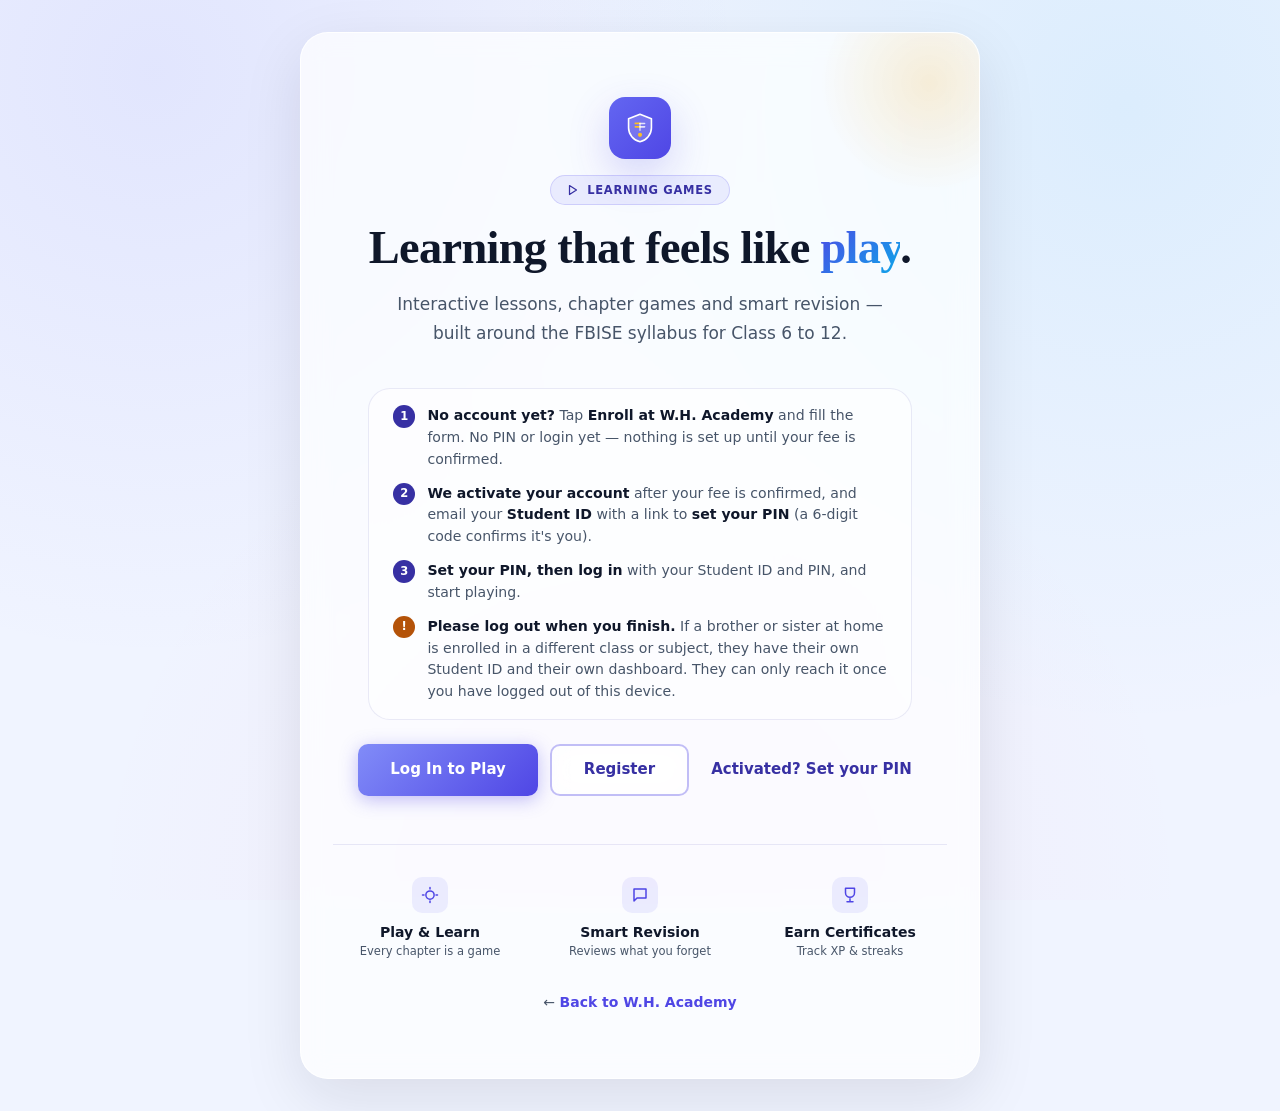
<file: games/index.html>
<!DOCTYPE html>
<html lang="en">
<head>
  <meta charset="UTF-8">
  <meta name="viewport" content="width=device-width, initial-scale=1">
  <title>W.H. Academy — Games</title>
  <meta name="robots" content="noindex">

  <!-- Audit S2: per-page CSP (GitHub Pages can't send HTTP headers). This is a
       redirect stub with an inline bootstrap script + inline <style>, so
       'unsafe-inline' is kept for script/style. The key protection is
       frame-ancestors 'none' — this page can no longer be framed. No external
       resources are loaded, so nothing else is allowed. -->
  <meta http-equiv="Content-Security-Policy" content="default-src 'self'; base-uri 'self'; object-src 'none'; frame-ancestors 'none'; script-src 'self' 'unsafe-inline'; style-src 'self' 'unsafe-inline'; img-src 'self' data:; font-src 'self'">

  <!--
    Why this file exists.

    GitHub Pages serves a directory URL by looking for index.html INSIDE that
    directory. There was never one in games/, so
    .../whacademy-/games and .../whacademy-/games/ returned a 404 — the only
    way in was to type a full filename like welcome.html or admin.html.

    This file makes the bare folder URL work. It sends visitors to welcome.html,
    which is where the student journey already starts.

    The redirect is done three ways on purpose:
      1. <meta refresh> — works even with JavaScript disabled
      2. the script below — fires immediately, so there is no visible flash
      3. the link — the fallback if both are blocked, so nobody is ever stuck
    It uses replace() rather than assigning href so this page does not sit in
    the back-button history and bounce the visitor forward again.
  -->
  <meta http-equiv="refresh" content="0; url=welcome.html">
  <link rel="canonical" href="welcome.html">

  <style>
    body {
      margin: 0;
      min-height: 100vh;
      display: grid;
      place-items: center;
      font-family: system-ui, -apple-system, "Segoe UI", sans-serif;
      background: #eef2ff;
      color: #3730a3;
    }
    a { color: inherit; }
  </style>
</head>
<body>
  <p>Taking you to <a href="welcome.html">W.H. Academy</a>&hellip;</p>
  <script>window.location.replace('welcome.html');</script>
</body>
</html>
</file>
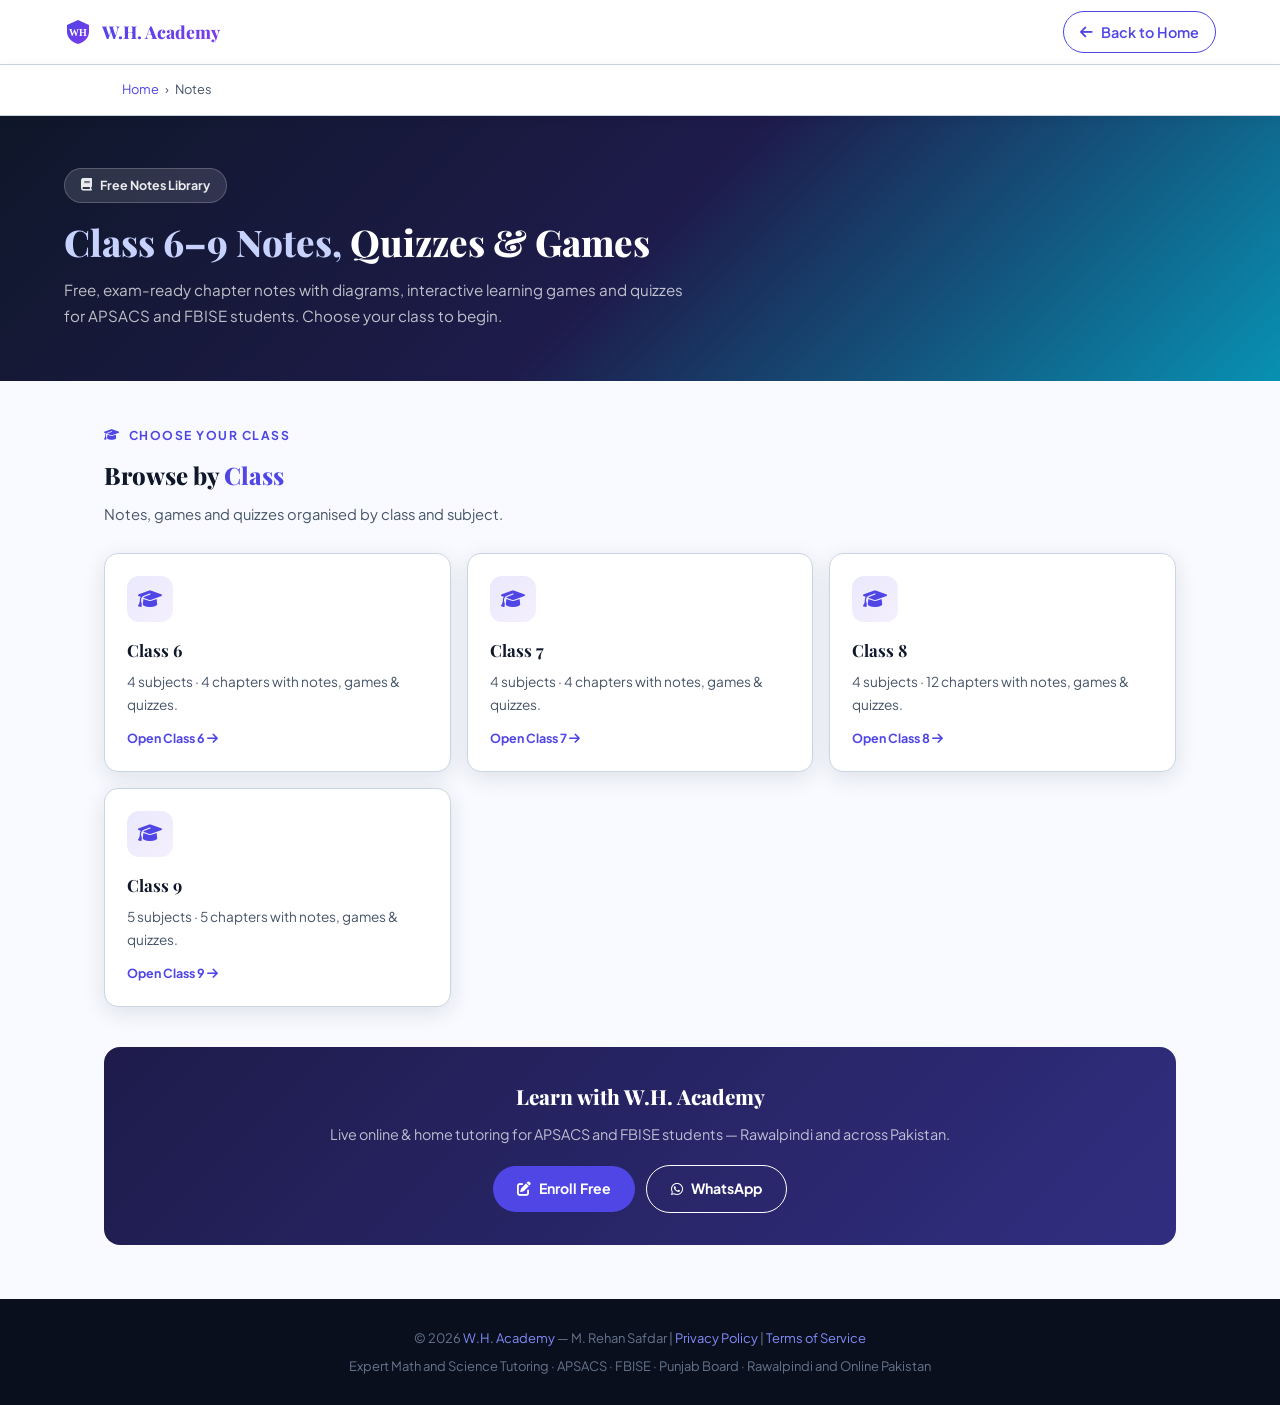
<file: notes/index.html>
<!DOCTYPE html><html lang="en"><head><meta charset="UTF-8">
<meta name="viewport" content="width=device-width,initial-scale=1.0">
<title>Class 6 to 9 Notes, Quizzes &amp; Games — APSACS &amp; FBISE | W.H. Academy</title>
<meta name="description" content="Free chapter notes, quizzes and learning games for Class 6, 7, 8 and 9 — Science, Math, Geography, History and more. APSACS and FBISE aligned. W.H. Academy, Rawalpindi.">
<meta name="robots" content="index,follow,max-image-preview:large">
<meta name="author" content="M. Rehan Safdar — W.H. Academy">
<link rel="canonical" href="https://whacademypk.com/notes/">
<meta property="og:title" content="Class 6 to 9 Notes, Quizzes &amp; Games — APSACS &amp; FBISE | W.H. Academy">
<meta property="og:description" content="Free chapter notes, quizzes and learning games for Class 6, 7, 8 and 9 — Science, Math, Geography, History and more. APSACS and FBISE aligned. W.H. Academy, Rawalpindi.">
<meta property="og:type" content="website">
<meta property="og:url" content="https://whacademypk.com/notes/">
<meta property="og:site_name" content="W.H. Academy">
<link rel="preconnect" href="https://fonts.googleapis.com"><link rel="preconnect" href="https://fonts.gstatic.com" crossorigin>
<link href="https://fonts.googleapis.com/css2?family=Plus+Jakarta+Sans:wght@400;500;600;700;800&family=Playfair+Display:wght@700;800&display=swap" rel="stylesheet">
<link rel="stylesheet" href="https://cdnjs.cloudflare.com/ajax/libs/font-awesome/6.5.0/css/all.min.css" referrerpolicy="no-referrer">
<script type="application/ld+json">{"@context": "https://schema.org", "@type": "BreadcrumbList", "itemListElement": [{"@type": "ListItem", "position": 1, "name": "Home", "item": "https://whacademypk.com/"}, {"@type": "ListItem", "position": 2, "name": "Notes", "item": ""}]}</script>
<style>*{box-sizing:border-box;margin:0;padding:0}
:root{--primary:#4f46e5;--secondary:#7c3aed;--bg:#f8faff;--card:#fff;--border:#cbd5e1;--text-dark:#0f172a;--text-body:#334155;--text-muted:#475569;--font-body:'Plus Jakarta Sans',sans-serif;--font-display:'Playfair Display',serif;--radius:16px;--shadow:0 6px 22px rgba(15,23,42,.11)}
body{font-family:var(--font-body);background:var(--bg);color:var(--text-body);line-height:1.7}
.skip-link{position:absolute;top:-100px;left:0;background:var(--primary);color:#fff;padding:10px 20px;z-index:9999;border-radius:0 0 8px 0;font-weight:700}
.skip-link:focus{top:0}
nav{background:#fff;border-bottom:1px solid var(--border);padding:0 5%;position:sticky;top:0;z-index:100;box-shadow:0 2px 12px rgba(0,0,0,.06)}
.nav-inner{max-width:1200px;margin:0 auto;display:flex;align-items:center;justify-content:space-between;height:64px}
.nav-brand{display:flex;align-items:center;gap:10px;text-decoration:none}
.nav-brand-text{font-family:var(--font-display);font-size:1.1rem;font-weight:800;background:linear-gradient(135deg,var(--primary),var(--secondary));-webkit-background-clip:text;-webkit-text-fill-color:transparent;background-clip:text}
.nav-back{display:flex;align-items:center;gap:8px;text-decoration:none;color:var(--primary);font-weight:600;font-size:.9rem;padding:8px 16px;border:1.5px solid var(--primary);border-radius:50px;transition:all .2s}
.nav-back:hover{background:var(--primary);color:#fff}
.breadcrumb{max-width:1200px;margin:0 auto;padding:14px 5%;font-size:.8rem;color:var(--text-muted);display:flex;align-items:center;gap:6px;flex-wrap:wrap}
.breadcrumb a{color:var(--primary);text-decoration:none}.breadcrumb a:hover{text-decoration:underline}
.hero{padding:52px 5%;position:relative;overflow:hidden}
.hero-inner{max-width:1200px;margin:0 auto;position:relative;z-index:1}
.hero-badge{display:inline-flex;align-items:center;gap:8px;background:rgba(255,255,255,.12);color:rgba(255,255,255,.9);border:1px solid rgba(255,255,255,.2);border-radius:50px;padding:6px 16px;font-size:.78rem;font-weight:700;margin-bottom:16px}
.hero h1{font-family:var(--font-display);font-size:clamp(1.6rem,4vw,2.3rem);font-weight:800;color:#fff;line-height:1.25;margin-bottom:12px}
.hero h1 span{color:#c7d2fe}
.hero-sub{color:rgba(255,255,255,.72);font-size:.95rem;max-width:640px}
main{max-width:1200px;margin:0 auto;padding:44px 5%}
.section-label{display:flex;align-items:center;gap:8px;font-size:.76rem;font-weight:700;text-transform:uppercase;letter-spacing:1.5px;margin-bottom:10px;color:var(--primary)}
.section-title{font-family:var(--font-display);font-size:1.5rem;font-weight:800;color:var(--text-dark);margin-bottom:6px}
.section-title span{color:var(--primary)}
.section-sub{color:var(--text-muted);font-size:.92rem;margin-bottom:26px}
.grid{display:grid;grid-template-columns:repeat(auto-fit,minmax(260px,1fr));gap:16px;margin-bottom:20px}
.card{display:block;background:var(--card);border:1px solid var(--border);border-radius:14px;padding:22px;text-decoration:none;color:inherit;box-shadow:var(--shadow);transition:transform .2s,box-shadow .2s}
.card:hover{transform:translateY(-4px);box-shadow:0 10px 30px rgba(79,70,229,.16)}
.card-ico{width:46px;height:46px;border-radius:12px;background:linear-gradient(135deg,rgba(79,70,229,.12),rgba(124,58,237,.08));display:flex;align-items:center;justify-content:center;color:var(--primary);font-size:1.2rem;margin-bottom:14px}
.card h3{font-size:1.05rem;font-weight:700;color:var(--text-dark);margin-bottom:5px;font-family:var(--font-display)}
.card p{font-size:.85rem;color:var(--text-muted)}
.card .meta{margin-top:12px;font-size:.78rem;font-weight:700;color:var(--primary)}
.chap{display:flex;align-items:center;justify-content:space-between;gap:14px;background:var(--card);border:1px solid var(--border);border-radius:12px;padding:16px 20px;margin-bottom:10px;text-decoration:none;color:inherit;transition:box-shadow .2s,border-color .2s}
.chap:hover{box-shadow:0 6px 18px rgba(79,70,229,.12);border-color:var(--primary)}
.chap-n{width:34px;height:34px;flex-shrink:0;border-radius:9px;background:var(--primary);color:#fff;display:flex;align-items:center;justify-content:center;font-weight:800;font-size:.85rem}
.chap-body{flex:1}
.chap-body h4{font-size:.96rem;font-weight:700;color:var(--text-dark);margin-bottom:3px}
.badges{display:flex;gap:6px;flex-wrap:wrap}
.badge{font-size:.68rem;font-weight:700;padding:3px 9px;border-radius:50px;text-transform:uppercase;letter-spacing:.4px}
.b-notes{background:#eef2ff;color:#4f46e5}.b-game{background:#ecfdf5;color:#059669}.b-quiz{background:#fff7ed;color:#ea580c}
.chap-cta{color:var(--primary);font-weight:700;font-size:.82rem;white-space:nowrap}
.soon-wrap{margin-top:22px;background:linear-gradient(135deg,rgba(79,70,229,.04),rgba(124,58,237,.03));border:1px dashed var(--border);border-radius:14px;padding:20px 24px}
.soon-wrap h3{font-size:.9rem;font-weight:700;color:var(--text-dark);margin-bottom:12px;display:flex;align-items:center;gap:8px}
.soon-list{display:grid;grid-template-columns:repeat(auto-fill,minmax(240px,1fr));gap:6px 22px}
.soon-item{font-size:.84rem;color:var(--text-muted);padding:5px 0;border-bottom:1px solid rgba(226,232,240,.6);display:flex;gap:8px}
.soon-item span{color:#64748b;font-weight:700}
.enroll-box{background:linear-gradient(135deg,#1e1b4b,#312e81);border-radius:var(--radius);padding:32px;text-align:center;margin-top:40px}
.enroll-box h2{font-family:var(--font-display);font-size:1.3rem;color:#fff;font-weight:800;margin-bottom:8px}
.enroll-box p{color:rgba(255,255,255,.7);margin-bottom:18px;font-size:.9rem}
.btn{display:inline-flex;align-items:center;gap:8px;background:var(--primary);color:#fff;font-weight:700;font-size:.88rem;padding:11px 24px;border-radius:50px;text-decoration:none}
.btn-wa{background:transparent;border:1.5px solid #fff;margin-left:8px}
footer{background:#0a0f1e;padding:28px 5%;text-align:center;margin-top:10px}
footer p{color:#64748b;font-size:.81rem}footer a{color:#818cf8;text-decoration:none}
@media(max-width:600px){.hero h1{font-size:1.5rem}}</style><script type="application/ld+json">{"@context": "https://schema.org", "@type": "ItemList", "name": "Classes", "itemListElement": [{"@type": "ListItem", "position": 1, "name": "Class 6", "url": "https://whacademypk.com/notes/class-6/"}, {"@type": "ListItem", "position": 2, "name": "Class 7", "url": "https://whacademypk.com/notes/class-7/"}, {"@type": "ListItem", "position": 3, "name": "Class 8", "url": "https://whacademypk.com/notes/class-8/"}, {"@type": "ListItem", "position": 4, "name": "Class 9", "url": "https://whacademypk.com/notes/class-9/"}]}</script></head><body>
<a href="#main" class="skip-link">Skip to main content</a><nav aria-label="Page navigation"><div class="nav-inner">
<a href="https://whacademypk.com/" class="nav-brand" aria-label="W.H. Academy Homepage">
<svg width="28" height="28" viewBox="0 0 28 28" fill="none" role="img" aria-label="W.H. Academy logo"><path d="M14 2L3 7V14C3 19.55 7.84 24.74 14 26C20.16 24.74 25 19.55 25 14V7L14 2Z" fill="url(#sg)"/><text x="14" y="18" text-anchor="middle" font-family="serif" font-size="10" font-weight="bold" fill="white">WH</text><defs><linearGradient id="sg" x1="0" y1="0" x2="1" y2="1"><stop stop-color="#4f46e5"/><stop offset="1" stop-color="#7c3aed"/></linearGradient></defs></svg>
<span class="nav-brand-text">W.H. Academy</span></a>
<a href="https://whacademypk.com/" class="nav-back" aria-label="Back to homepage"><i class="fas fa-arrow-left" aria-hidden="true"></i> Back to Home</a>
</div></nav><nav aria-label="Breadcrumb"><div class="breadcrumb"><a href="https://whacademypk.com/">Home</a><span aria-hidden="true">›</span><span aria-current="page">Notes</span></div></nav>
<header class="hero" style="background:linear-gradient(135deg,#0f172a 0%,#1e1b4b 50%,#0891b2 100%)" role="banner"><div class="hero-inner">
<div class="hero-badge"><i class="fas fa-book"></i> Free Notes Library</div>
<h1><span>Class 6–9 Notes,</span> Quizzes &amp; Games</h1>
<p class="hero-sub">Free, exam-ready chapter notes with diagrams, interactive learning games and quizzes for APSACS and FBISE students. Choose your class to begin.</p></div></header>
<main id="main">
<div class="section-label"><i class="fas fa-graduation-cap"></i> Choose Your Class</div>
<h2 class="section-title">Browse by <span>Class</span></h2>
<p class="section-sub">Notes, games and quizzes organised by class and subject.</p>
<div class="grid"><a class="card" href="https://whacademypk.com/notes/class-6/">
<div class="card-ico"><i class="fas fa-graduation-cap"></i></div>
<h3>Class 6</h3><p>4 subjects · 4 chapters with notes, games &amp; quizzes.</p>
<div class="meta">Open Class 6 <i class="fas fa-arrow-right"></i></div></a><a class="card" href="https://whacademypk.com/notes/class-7/">
<div class="card-ico"><i class="fas fa-graduation-cap"></i></div>
<h3>Class 7</h3><p>4 subjects · 4 chapters with notes, games &amp; quizzes.</p>
<div class="meta">Open Class 7 <i class="fas fa-arrow-right"></i></div></a><a class="card" href="https://whacademypk.com/notes/class-8/">
<div class="card-ico"><i class="fas fa-graduation-cap"></i></div>
<h3>Class 8</h3><p>4 subjects · 12 chapters with notes, games &amp; quizzes.</p>
<div class="meta">Open Class 8 <i class="fas fa-arrow-right"></i></div></a><a class="card" href="https://whacademypk.com/notes/class-9/">
<div class="card-ico"><i class="fas fa-graduation-cap"></i></div>
<h3>Class 9</h3><p>5 subjects · 5 chapters with notes, games &amp; quizzes.</p>
<div class="meta">Open Class 9 <i class="fas fa-arrow-right"></i></div></a></div><div class="enroll-box"><h2>Learn with W.H. Academy</h2>
<p>Live online &amp; home tutoring for APSACS and FBISE students — Rawalpindi and across Pakistan.</p>
<a href="https://whacademypk.com/#enroll" class="btn"><i class="fas fa-pen-to-square" aria-hidden="true"></i> Enroll Free</a>
<a href="https://wa.me/923295215703" class="btn btn-wa"><i class="fab fa-whatsapp" aria-hidden="true"></i> WhatsApp</a></div></main><footer role="contentinfo">
<p>&copy; 2026 <a href="https://whacademypk.com/">W.H. Academy</a> — M. Rehan Safdar |
<a href="https://whacademypk.com/privacy-policy.html">Privacy Policy</a> | <a href="https://whacademypk.com/terms.html">Terms of Service</a></p>
<p style="margin-top:6px">Expert Math and Science Tutoring · APSACS · FBISE · Punjab Board · Rawalpindi and Online Pakistan</p></footer></body></html>
</file>
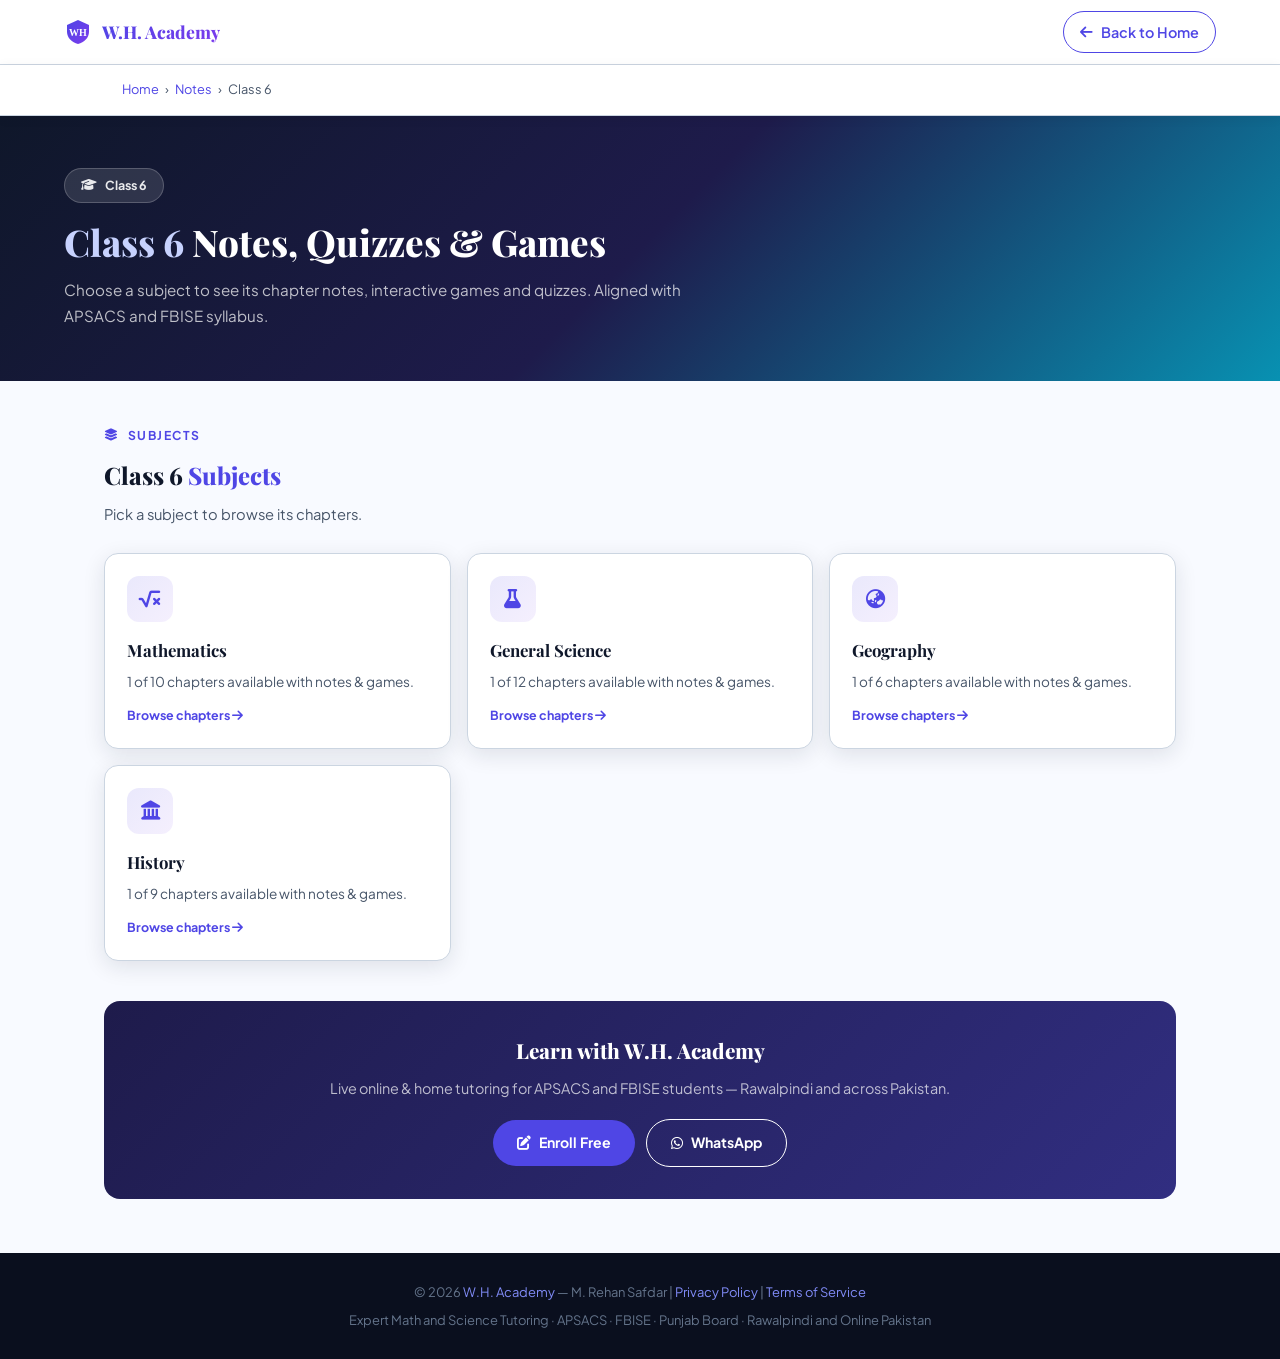
<file: notes/class-6/index.html>
<!DOCTYPE html><html lang="en"><head><meta charset="UTF-8">
<meta name="viewport" content="width=device-width,initial-scale=1.0">
<title>Class 6 Notes, Quizzes &amp; Games — All Subjects | W.H. Academy</title>
<meta name="description" content="Free Class 6 chapter notes, quizzes and games for all subjects. APSACS and FBISE aligned. By W.H. Academy, Rawalpindi.">
<meta name="robots" content="index,follow,max-image-preview:large">
<meta name="author" content="M. Rehan Safdar — W.H. Academy">
<link rel="canonical" href="https://whacademypk.com/notes/class-6/">
<meta property="og:title" content="Class 6 Notes, Quizzes &amp; Games — All Subjects | W.H. Academy">
<meta property="og:description" content="Free Class 6 chapter notes, quizzes and games for all subjects. APSACS and FBISE aligned. By W.H. Academy, Rawalpindi.">
<meta property="og:type" content="website">
<meta property="og:url" content="https://whacademypk.com/notes/class-6/">
<meta property="og:site_name" content="W.H. Academy">
<link rel="preconnect" href="https://fonts.googleapis.com"><link rel="preconnect" href="https://fonts.gstatic.com" crossorigin>
<link href="https://fonts.googleapis.com/css2?family=Plus+Jakarta+Sans:wght@400;500;600;700;800&family=Playfair+Display:wght@700;800&display=swap" rel="stylesheet">
<link rel="stylesheet" href="https://cdnjs.cloudflare.com/ajax/libs/font-awesome/6.5.0/css/all.min.css" referrerpolicy="no-referrer">
<script type="application/ld+json">{"@context": "https://schema.org", "@type": "BreadcrumbList", "itemListElement": [{"@type": "ListItem", "position": 1, "name": "Home", "item": "https://whacademypk.com/"}, {"@type": "ListItem", "position": 2, "name": "Notes", "item": "https://whacademypk.com/notes/"}, {"@type": "ListItem", "position": 3, "name": "Class 6", "item": ""}]}</script>
<style>*{box-sizing:border-box;margin:0;padding:0}
:root{--primary:#4f46e5;--secondary:#7c3aed;--bg:#f8faff;--card:#fff;--border:#cbd5e1;--text-dark:#0f172a;--text-body:#334155;--text-muted:#475569;--font-body:'Plus Jakarta Sans',sans-serif;--font-display:'Playfair Display',serif;--radius:16px;--shadow:0 6px 22px rgba(15,23,42,.11)}
body{font-family:var(--font-body);background:var(--bg);color:var(--text-body);line-height:1.7}
.skip-link{position:absolute;top:-100px;left:0;background:var(--primary);color:#fff;padding:10px 20px;z-index:9999;border-radius:0 0 8px 0;font-weight:700}
.skip-link:focus{top:0}
nav{background:#fff;border-bottom:1px solid var(--border);padding:0 5%;position:sticky;top:0;z-index:100;box-shadow:0 2px 12px rgba(0,0,0,.06)}
.nav-inner{max-width:1200px;margin:0 auto;display:flex;align-items:center;justify-content:space-between;height:64px}
.nav-brand{display:flex;align-items:center;gap:10px;text-decoration:none}
.nav-brand-text{font-family:var(--font-display);font-size:1.1rem;font-weight:800;background:linear-gradient(135deg,var(--primary),var(--secondary));-webkit-background-clip:text;-webkit-text-fill-color:transparent;background-clip:text}
.nav-back{display:flex;align-items:center;gap:8px;text-decoration:none;color:var(--primary);font-weight:600;font-size:.9rem;padding:8px 16px;border:1.5px solid var(--primary);border-radius:50px;transition:all .2s}
.nav-back:hover{background:var(--primary);color:#fff}
.breadcrumb{max-width:1200px;margin:0 auto;padding:14px 5%;font-size:.8rem;color:var(--text-muted);display:flex;align-items:center;gap:6px;flex-wrap:wrap}
.breadcrumb a{color:var(--primary);text-decoration:none}.breadcrumb a:hover{text-decoration:underline}
.hero{padding:52px 5%;position:relative;overflow:hidden}
.hero-inner{max-width:1200px;margin:0 auto;position:relative;z-index:1}
.hero-badge{display:inline-flex;align-items:center;gap:8px;background:rgba(255,255,255,.12);color:rgba(255,255,255,.9);border:1px solid rgba(255,255,255,.2);border-radius:50px;padding:6px 16px;font-size:.78rem;font-weight:700;margin-bottom:16px}
.hero h1{font-family:var(--font-display);font-size:clamp(1.6rem,4vw,2.3rem);font-weight:800;color:#fff;line-height:1.25;margin-bottom:12px}
.hero h1 span{color:#c7d2fe}
.hero-sub{color:rgba(255,255,255,.72);font-size:.95rem;max-width:640px}
main{max-width:1200px;margin:0 auto;padding:44px 5%}
.section-label{display:flex;align-items:center;gap:8px;font-size:.76rem;font-weight:700;text-transform:uppercase;letter-spacing:1.5px;margin-bottom:10px;color:var(--primary)}
.section-title{font-family:var(--font-display);font-size:1.5rem;font-weight:800;color:var(--text-dark);margin-bottom:6px}
.section-title span{color:var(--primary)}
.section-sub{color:var(--text-muted);font-size:.92rem;margin-bottom:26px}
.grid{display:grid;grid-template-columns:repeat(auto-fit,minmax(260px,1fr));gap:16px;margin-bottom:20px}
.card{display:block;background:var(--card);border:1px solid var(--border);border-radius:14px;padding:22px;text-decoration:none;color:inherit;box-shadow:var(--shadow);transition:transform .2s,box-shadow .2s}
.card:hover{transform:translateY(-4px);box-shadow:0 10px 30px rgba(79,70,229,.16)}
.card-ico{width:46px;height:46px;border-radius:12px;background:linear-gradient(135deg,rgba(79,70,229,.12),rgba(124,58,237,.08));display:flex;align-items:center;justify-content:center;color:var(--primary);font-size:1.2rem;margin-bottom:14px}
.card h3{font-size:1.05rem;font-weight:700;color:var(--text-dark);margin-bottom:5px;font-family:var(--font-display)}
.card p{font-size:.85rem;color:var(--text-muted)}
.card .meta{margin-top:12px;font-size:.78rem;font-weight:700;color:var(--primary)}
.chap{display:flex;align-items:center;justify-content:space-between;gap:14px;background:var(--card);border:1px solid var(--border);border-radius:12px;padding:16px 20px;margin-bottom:10px;text-decoration:none;color:inherit;transition:box-shadow .2s,border-color .2s}
.chap:hover{box-shadow:0 6px 18px rgba(79,70,229,.12);border-color:var(--primary)}
.chap-n{width:34px;height:34px;flex-shrink:0;border-radius:9px;background:var(--primary);color:#fff;display:flex;align-items:center;justify-content:center;font-weight:800;font-size:.85rem}
.chap-body{flex:1}
.chap-body h4{font-size:.96rem;font-weight:700;color:var(--text-dark);margin-bottom:3px}
.badges{display:flex;gap:6px;flex-wrap:wrap}
.badge{font-size:.68rem;font-weight:700;padding:3px 9px;border-radius:50px;text-transform:uppercase;letter-spacing:.4px}
.b-notes{background:#eef2ff;color:#4f46e5}.b-game{background:#ecfdf5;color:#059669}.b-quiz{background:#fff7ed;color:#ea580c}
.chap-cta{color:var(--primary);font-weight:700;font-size:.82rem;white-space:nowrap}
.soon-wrap{margin-top:22px;background:linear-gradient(135deg,rgba(79,70,229,.04),rgba(124,58,237,.03));border:1px dashed var(--border);border-radius:14px;padding:20px 24px}
.soon-wrap h3{font-size:.9rem;font-weight:700;color:var(--text-dark);margin-bottom:12px;display:flex;align-items:center;gap:8px}
.soon-list{display:grid;grid-template-columns:repeat(auto-fill,minmax(240px,1fr));gap:6px 22px}
.soon-item{font-size:.84rem;color:var(--text-muted);padding:5px 0;border-bottom:1px solid rgba(226,232,240,.6);display:flex;gap:8px}
.soon-item span{color:#64748b;font-weight:700}
.enroll-box{background:linear-gradient(135deg,#1e1b4b,#312e81);border-radius:var(--radius);padding:32px;text-align:center;margin-top:40px}
.enroll-box h2{font-family:var(--font-display);font-size:1.3rem;color:#fff;font-weight:800;margin-bottom:8px}
.enroll-box p{color:rgba(255,255,255,.7);margin-bottom:18px;font-size:.9rem}
.btn{display:inline-flex;align-items:center;gap:8px;background:var(--primary);color:#fff;font-weight:700;font-size:.88rem;padding:11px 24px;border-radius:50px;text-decoration:none}
.btn-wa{background:transparent;border:1.5px solid #fff;margin-left:8px}
footer{background:#0a0f1e;padding:28px 5%;text-align:center;margin-top:10px}
footer p{color:#64748b;font-size:.81rem}footer a{color:#818cf8;text-decoration:none}
@media(max-width:600px){.hero h1{font-size:1.5rem}}</style><script type="application/ld+json">{"@context": "https://schema.org", "@type": "ItemList", "name": "Class 6 Subjects", "itemListElement": [{"@type": "ListItem", "position": 1, "name": "Mathematics", "url": "https://whacademypk.com/notes/class-6/math/"}, {"@type": "ListItem", "position": 2, "name": "General Science", "url": "https://whacademypk.com/notes/class-6/science/"}, {"@type": "ListItem", "position": 3, "name": "Geography", "url": "https://whacademypk.com/notes/class-6/geography/"}, {"@type": "ListItem", "position": 4, "name": "History", "url": "https://whacademypk.com/notes/class-6/history/"}]}</script></head><body>
<a href="#main" class="skip-link">Skip to main content</a><nav aria-label="Page navigation"><div class="nav-inner">
<a href="https://whacademypk.com/" class="nav-brand" aria-label="W.H. Academy Homepage">
<svg width="28" height="28" viewBox="0 0 28 28" fill="none" role="img" aria-label="W.H. Academy logo"><path d="M14 2L3 7V14C3 19.55 7.84 24.74 14 26C20.16 24.74 25 19.55 25 14V7L14 2Z" fill="url(#sg)"/><text x="14" y="18" text-anchor="middle" font-family="serif" font-size="10" font-weight="bold" fill="white">WH</text><defs><linearGradient id="sg" x1="0" y1="0" x2="1" y2="1"><stop stop-color="#4f46e5"/><stop offset="1" stop-color="#7c3aed"/></linearGradient></defs></svg>
<span class="nav-brand-text">W.H. Academy</span></a>
<a href="https://whacademypk.com/" class="nav-back" aria-label="Back to homepage"><i class="fas fa-arrow-left" aria-hidden="true"></i> Back to Home</a>
</div></nav><nav aria-label="Breadcrumb"><div class="breadcrumb"><a href="https://whacademypk.com/">Home</a><span aria-hidden="true">›</span><a href="https://whacademypk.com/notes/">Notes</a><span aria-hidden="true">›</span><span aria-current="page">Class 6</span></div></nav>
<header class="hero" style="background:linear-gradient(135deg,#0f172a 0%,#1e1b4b 50%,#0891b2 100%)" role="banner"><div class="hero-inner">
<div class="hero-badge"><i class="fas fa-graduation-cap"></i> Class 6</div>
<h1><span>Class 6</span> Notes, Quizzes &amp; Games</h1>
<p class="hero-sub">Choose a subject to see its chapter notes, interactive games and quizzes. Aligned with APSACS and FBISE syllabus.</p></div></header>
<main id="main">
<div class="section-label"><i class="fas fa-layer-group"></i> Subjects</div>
<h2 class="section-title">Class 6 <span>Subjects</span></h2>
<p class="section-sub">Pick a subject to browse its chapters.</p>
<div class="grid"><a class="card" href="https://whacademypk.com/notes/class-6/math/">
<div class="card-ico"><i class="fas fa-square-root-variable"></i></div>
<h3>Mathematics</h3>
<p>1 of 10 chapters available with notes &amp; games.</p>
<div class="meta">Browse chapters <i class="fas fa-arrow-right"></i></div></a><a class="card" href="https://whacademypk.com/notes/class-6/science/">
<div class="card-ico"><i class="fas fa-flask"></i></div>
<h3>General Science</h3>
<p>1 of 12 chapters available with notes &amp; games.</p>
<div class="meta">Browse chapters <i class="fas fa-arrow-right"></i></div></a><a class="card" href="https://whacademypk.com/notes/class-6/geography/">
<div class="card-ico"><i class="fas fa-earth-asia"></i></div>
<h3>Geography</h3>
<p>1 of 6 chapters available with notes &amp; games.</p>
<div class="meta">Browse chapters <i class="fas fa-arrow-right"></i></div></a><a class="card" href="https://whacademypk.com/notes/class-6/history/">
<div class="card-ico"><i class="fas fa-landmark"></i></div>
<h3>History</h3>
<p>1 of 9 chapters available with notes &amp; games.</p>
<div class="meta">Browse chapters <i class="fas fa-arrow-right"></i></div></a></div><div class="enroll-box"><h2>Learn with W.H. Academy</h2>
<p>Live online &amp; home tutoring for APSACS and FBISE students — Rawalpindi and across Pakistan.</p>
<a href="https://whacademypk.com/#enroll" class="btn"><i class="fas fa-pen-to-square" aria-hidden="true"></i> Enroll Free</a>
<a href="https://wa.me/923295215703" class="btn btn-wa"><i class="fab fa-whatsapp" aria-hidden="true"></i> WhatsApp</a></div></main><footer role="contentinfo">
<p>&copy; 2026 <a href="https://whacademypk.com/">W.H. Academy</a> — M. Rehan Safdar |
<a href="https://whacademypk.com/privacy-policy.html">Privacy Policy</a> | <a href="https://whacademypk.com/terms.html">Terms of Service</a></p>
<p style="margin-top:6px">Expert Math and Science Tutoring · APSACS · FBISE · Punjab Board · Rawalpindi and Online Pakistan</p></footer></body></html>
</file>
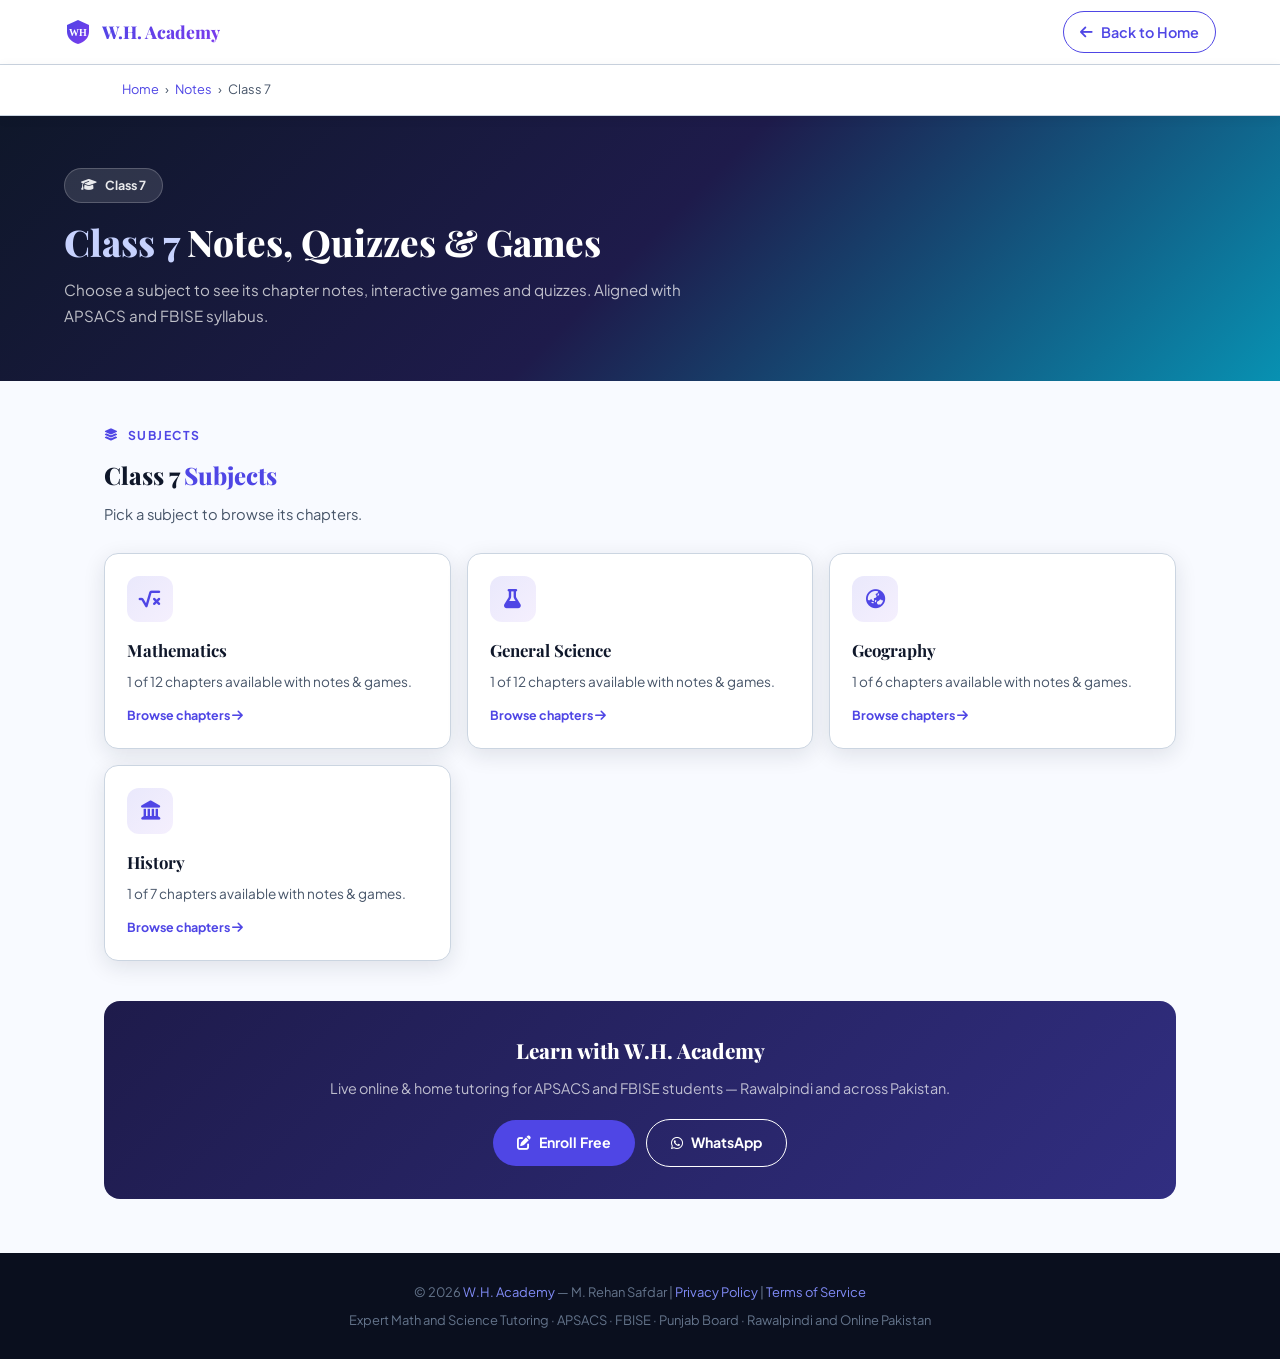
<file: notes/class-7/index.html>
<!DOCTYPE html><html lang="en"><head><meta charset="UTF-8">
<meta name="viewport" content="width=device-width,initial-scale=1.0">
<title>Class 7 Notes, Quizzes &amp; Games — All Subjects | W.H. Academy</title>
<meta name="description" content="Free Class 7 chapter notes, quizzes and games for all subjects. APSACS and FBISE aligned. By W.H. Academy, Rawalpindi.">
<meta name="robots" content="index,follow,max-image-preview:large">
<meta name="author" content="M. Rehan Safdar — W.H. Academy">
<link rel="canonical" href="https://whacademypk.com/notes/class-7/">
<meta property="og:title" content="Class 7 Notes, Quizzes &amp; Games — All Subjects | W.H. Academy">
<meta property="og:description" content="Free Class 7 chapter notes, quizzes and games for all subjects. APSACS and FBISE aligned. By W.H. Academy, Rawalpindi.">
<meta property="og:type" content="website">
<meta property="og:url" content="https://whacademypk.com/notes/class-7/">
<meta property="og:site_name" content="W.H. Academy">
<link rel="preconnect" href="https://fonts.googleapis.com"><link rel="preconnect" href="https://fonts.gstatic.com" crossorigin>
<link href="https://fonts.googleapis.com/css2?family=Plus+Jakarta+Sans:wght@400;500;600;700;800&family=Playfair+Display:wght@700;800&display=swap" rel="stylesheet">
<link rel="stylesheet" href="https://cdnjs.cloudflare.com/ajax/libs/font-awesome/6.5.0/css/all.min.css" referrerpolicy="no-referrer">
<script type="application/ld+json">{"@context": "https://schema.org", "@type": "BreadcrumbList", "itemListElement": [{"@type": "ListItem", "position": 1, "name": "Home", "item": "https://whacademypk.com/"}, {"@type": "ListItem", "position": 2, "name": "Notes", "item": "https://whacademypk.com/notes/"}, {"@type": "ListItem", "position": 3, "name": "Class 7", "item": ""}]}</script>
<style>*{box-sizing:border-box;margin:0;padding:0}
:root{--primary:#4f46e5;--secondary:#7c3aed;--bg:#f8faff;--card:#fff;--border:#cbd5e1;--text-dark:#0f172a;--text-body:#334155;--text-muted:#475569;--font-body:'Plus Jakarta Sans',sans-serif;--font-display:'Playfair Display',serif;--radius:16px;--shadow:0 6px 22px rgba(15,23,42,.11)}
body{font-family:var(--font-body);background:var(--bg);color:var(--text-body);line-height:1.7}
.skip-link{position:absolute;top:-100px;left:0;background:var(--primary);color:#fff;padding:10px 20px;z-index:9999;border-radius:0 0 8px 0;font-weight:700}
.skip-link:focus{top:0}
nav{background:#fff;border-bottom:1px solid var(--border);padding:0 5%;position:sticky;top:0;z-index:100;box-shadow:0 2px 12px rgba(0,0,0,.06)}
.nav-inner{max-width:1200px;margin:0 auto;display:flex;align-items:center;justify-content:space-between;height:64px}
.nav-brand{display:flex;align-items:center;gap:10px;text-decoration:none}
.nav-brand-text{font-family:var(--font-display);font-size:1.1rem;font-weight:800;background:linear-gradient(135deg,var(--primary),var(--secondary));-webkit-background-clip:text;-webkit-text-fill-color:transparent;background-clip:text}
.nav-back{display:flex;align-items:center;gap:8px;text-decoration:none;color:var(--primary);font-weight:600;font-size:.9rem;padding:8px 16px;border:1.5px solid var(--primary);border-radius:50px;transition:all .2s}
.nav-back:hover{background:var(--primary);color:#fff}
.breadcrumb{max-width:1200px;margin:0 auto;padding:14px 5%;font-size:.8rem;color:var(--text-muted);display:flex;align-items:center;gap:6px;flex-wrap:wrap}
.breadcrumb a{color:var(--primary);text-decoration:none}.breadcrumb a:hover{text-decoration:underline}
.hero{padding:52px 5%;position:relative;overflow:hidden}
.hero-inner{max-width:1200px;margin:0 auto;position:relative;z-index:1}
.hero-badge{display:inline-flex;align-items:center;gap:8px;background:rgba(255,255,255,.12);color:rgba(255,255,255,.9);border:1px solid rgba(255,255,255,.2);border-radius:50px;padding:6px 16px;font-size:.78rem;font-weight:700;margin-bottom:16px}
.hero h1{font-family:var(--font-display);font-size:clamp(1.6rem,4vw,2.3rem);font-weight:800;color:#fff;line-height:1.25;margin-bottom:12px}
.hero h1 span{color:#c7d2fe}
.hero-sub{color:rgba(255,255,255,.72);font-size:.95rem;max-width:640px}
main{max-width:1200px;margin:0 auto;padding:44px 5%}
.section-label{display:flex;align-items:center;gap:8px;font-size:.76rem;font-weight:700;text-transform:uppercase;letter-spacing:1.5px;margin-bottom:10px;color:var(--primary)}
.section-title{font-family:var(--font-display);font-size:1.5rem;font-weight:800;color:var(--text-dark);margin-bottom:6px}
.section-title span{color:var(--primary)}
.section-sub{color:var(--text-muted);font-size:.92rem;margin-bottom:26px}
.grid{display:grid;grid-template-columns:repeat(auto-fit,minmax(260px,1fr));gap:16px;margin-bottom:20px}
.card{display:block;background:var(--card);border:1px solid var(--border);border-radius:14px;padding:22px;text-decoration:none;color:inherit;box-shadow:var(--shadow);transition:transform .2s,box-shadow .2s}
.card:hover{transform:translateY(-4px);box-shadow:0 10px 30px rgba(79,70,229,.16)}
.card-ico{width:46px;height:46px;border-radius:12px;background:linear-gradient(135deg,rgba(79,70,229,.12),rgba(124,58,237,.08));display:flex;align-items:center;justify-content:center;color:var(--primary);font-size:1.2rem;margin-bottom:14px}
.card h3{font-size:1.05rem;font-weight:700;color:var(--text-dark);margin-bottom:5px;font-family:var(--font-display)}
.card p{font-size:.85rem;color:var(--text-muted)}
.card .meta{margin-top:12px;font-size:.78rem;font-weight:700;color:var(--primary)}
.chap{display:flex;align-items:center;justify-content:space-between;gap:14px;background:var(--card);border:1px solid var(--border);border-radius:12px;padding:16px 20px;margin-bottom:10px;text-decoration:none;color:inherit;transition:box-shadow .2s,border-color .2s}
.chap:hover{box-shadow:0 6px 18px rgba(79,70,229,.12);border-color:var(--primary)}
.chap-n{width:34px;height:34px;flex-shrink:0;border-radius:9px;background:var(--primary);color:#fff;display:flex;align-items:center;justify-content:center;font-weight:800;font-size:.85rem}
.chap-body{flex:1}
.chap-body h4{font-size:.96rem;font-weight:700;color:var(--text-dark);margin-bottom:3px}
.badges{display:flex;gap:6px;flex-wrap:wrap}
.badge{font-size:.68rem;font-weight:700;padding:3px 9px;border-radius:50px;text-transform:uppercase;letter-spacing:.4px}
.b-notes{background:#eef2ff;color:#4f46e5}.b-game{background:#ecfdf5;color:#059669}.b-quiz{background:#fff7ed;color:#ea580c}
.chap-cta{color:var(--primary);font-weight:700;font-size:.82rem;white-space:nowrap}
.soon-wrap{margin-top:22px;background:linear-gradient(135deg,rgba(79,70,229,.04),rgba(124,58,237,.03));border:1px dashed var(--border);border-radius:14px;padding:20px 24px}
.soon-wrap h3{font-size:.9rem;font-weight:700;color:var(--text-dark);margin-bottom:12px;display:flex;align-items:center;gap:8px}
.soon-list{display:grid;grid-template-columns:repeat(auto-fill,minmax(240px,1fr));gap:6px 22px}
.soon-item{font-size:.84rem;color:var(--text-muted);padding:5px 0;border-bottom:1px solid rgba(226,232,240,.6);display:flex;gap:8px}
.soon-item span{color:#64748b;font-weight:700}
.enroll-box{background:linear-gradient(135deg,#1e1b4b,#312e81);border-radius:var(--radius);padding:32px;text-align:center;margin-top:40px}
.enroll-box h2{font-family:var(--font-display);font-size:1.3rem;color:#fff;font-weight:800;margin-bottom:8px}
.enroll-box p{color:rgba(255,255,255,.7);margin-bottom:18px;font-size:.9rem}
.btn{display:inline-flex;align-items:center;gap:8px;background:var(--primary);color:#fff;font-weight:700;font-size:.88rem;padding:11px 24px;border-radius:50px;text-decoration:none}
.btn-wa{background:transparent;border:1.5px solid #fff;margin-left:8px}
footer{background:#0a0f1e;padding:28px 5%;text-align:center;margin-top:10px}
footer p{color:#64748b;font-size:.81rem}footer a{color:#818cf8;text-decoration:none}
@media(max-width:600px){.hero h1{font-size:1.5rem}}</style><script type="application/ld+json">{"@context": "https://schema.org", "@type": "ItemList", "name": "Class 7 Subjects", "itemListElement": [{"@type": "ListItem", "position": 1, "name": "Mathematics", "url": "https://whacademypk.com/notes/class-7/math/"}, {"@type": "ListItem", "position": 2, "name": "General Science", "url": "https://whacademypk.com/notes/class-7/science/"}, {"@type": "ListItem", "position": 3, "name": "Geography", "url": "https://whacademypk.com/notes/class-7/geography/"}, {"@type": "ListItem", "position": 4, "name": "History", "url": "https://whacademypk.com/notes/class-7/history/"}]}</script></head><body>
<a href="#main" class="skip-link">Skip to main content</a><nav aria-label="Page navigation"><div class="nav-inner">
<a href="https://whacademypk.com/" class="nav-brand" aria-label="W.H. Academy Homepage">
<svg width="28" height="28" viewBox="0 0 28 28" fill="none" role="img" aria-label="W.H. Academy logo"><path d="M14 2L3 7V14C3 19.55 7.84 24.74 14 26C20.16 24.74 25 19.55 25 14V7L14 2Z" fill="url(#sg)"/><text x="14" y="18" text-anchor="middle" font-family="serif" font-size="10" font-weight="bold" fill="white">WH</text><defs><linearGradient id="sg" x1="0" y1="0" x2="1" y2="1"><stop stop-color="#4f46e5"/><stop offset="1" stop-color="#7c3aed"/></linearGradient></defs></svg>
<span class="nav-brand-text">W.H. Academy</span></a>
<a href="https://whacademypk.com/" class="nav-back" aria-label="Back to homepage"><i class="fas fa-arrow-left" aria-hidden="true"></i> Back to Home</a>
</div></nav><nav aria-label="Breadcrumb"><div class="breadcrumb"><a href="https://whacademypk.com/">Home</a><span aria-hidden="true">›</span><a href="https://whacademypk.com/notes/">Notes</a><span aria-hidden="true">›</span><span aria-current="page">Class 7</span></div></nav>
<header class="hero" style="background:linear-gradient(135deg,#0f172a 0%,#1e1b4b 50%,#0891b2 100%)" role="banner"><div class="hero-inner">
<div class="hero-badge"><i class="fas fa-graduation-cap"></i> Class 7</div>
<h1><span>Class 7</span> Notes, Quizzes &amp; Games</h1>
<p class="hero-sub">Choose a subject to see its chapter notes, interactive games and quizzes. Aligned with APSACS and FBISE syllabus.</p></div></header>
<main id="main">
<div class="section-label"><i class="fas fa-layer-group"></i> Subjects</div>
<h2 class="section-title">Class 7 <span>Subjects</span></h2>
<p class="section-sub">Pick a subject to browse its chapters.</p>
<div class="grid"><a class="card" href="https://whacademypk.com/notes/class-7/math/">
<div class="card-ico"><i class="fas fa-square-root-variable"></i></div>
<h3>Mathematics</h3>
<p>1 of 12 chapters available with notes &amp; games.</p>
<div class="meta">Browse chapters <i class="fas fa-arrow-right"></i></div></a><a class="card" href="https://whacademypk.com/notes/class-7/science/">
<div class="card-ico"><i class="fas fa-flask"></i></div>
<h3>General Science</h3>
<p>1 of 12 chapters available with notes &amp; games.</p>
<div class="meta">Browse chapters <i class="fas fa-arrow-right"></i></div></a><a class="card" href="https://whacademypk.com/notes/class-7/geography/">
<div class="card-ico"><i class="fas fa-earth-asia"></i></div>
<h3>Geography</h3>
<p>1 of 6 chapters available with notes &amp; games.</p>
<div class="meta">Browse chapters <i class="fas fa-arrow-right"></i></div></a><a class="card" href="https://whacademypk.com/notes/class-7/history/">
<div class="card-ico"><i class="fas fa-landmark"></i></div>
<h3>History</h3>
<p>1 of 7 chapters available with notes &amp; games.</p>
<div class="meta">Browse chapters <i class="fas fa-arrow-right"></i></div></a></div><div class="enroll-box"><h2>Learn with W.H. Academy</h2>
<p>Live online &amp; home tutoring for APSACS and FBISE students — Rawalpindi and across Pakistan.</p>
<a href="https://whacademypk.com/#enroll" class="btn"><i class="fas fa-pen-to-square" aria-hidden="true"></i> Enroll Free</a>
<a href="https://wa.me/923295215703" class="btn btn-wa"><i class="fab fa-whatsapp" aria-hidden="true"></i> WhatsApp</a></div></main><footer role="contentinfo">
<p>&copy; 2026 <a href="https://whacademypk.com/">W.H. Academy</a> — M. Rehan Safdar |
<a href="https://whacademypk.com/privacy-policy.html">Privacy Policy</a> | <a href="https://whacademypk.com/terms.html">Terms of Service</a></p>
<p style="margin-top:6px">Expert Math and Science Tutoring · APSACS · FBISE · Punjab Board · Rawalpindi and Online Pakistan</p></footer></body></html>
</file>
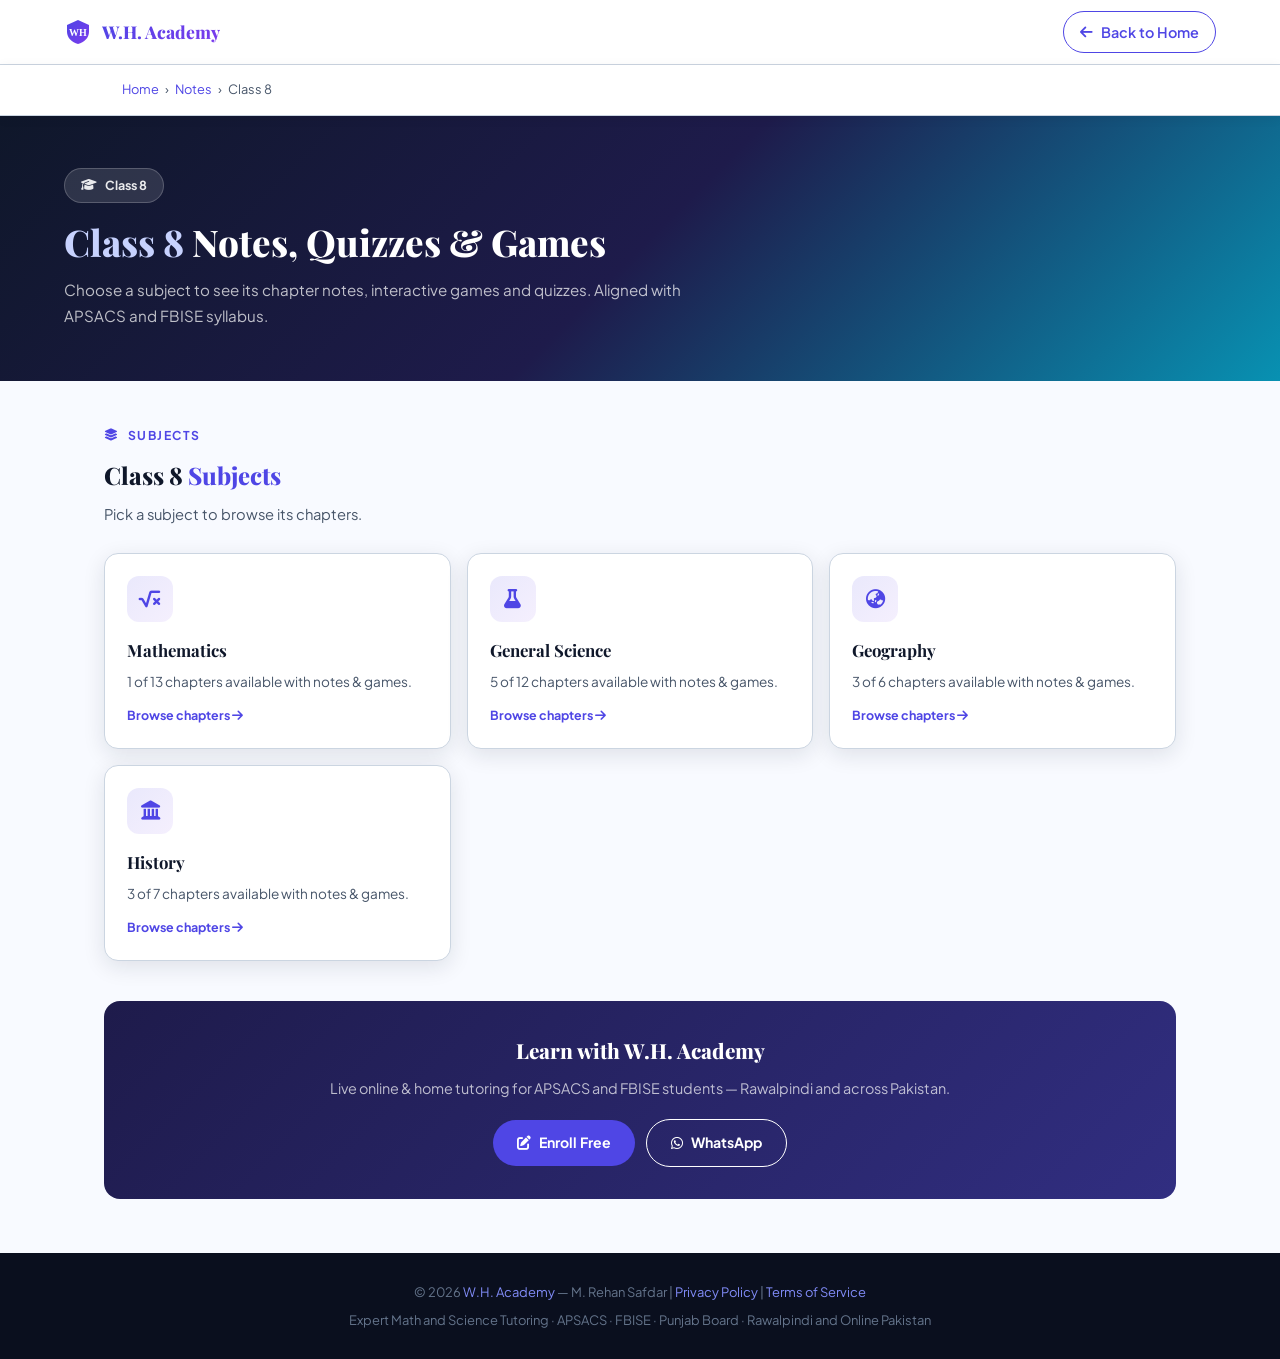
<file: notes/class-8/index.html>
<!DOCTYPE html><html lang="en"><head><meta charset="UTF-8">
<meta name="viewport" content="width=device-width,initial-scale=1.0">
<title>Class 8 Notes, Quizzes &amp; Games — All Subjects | W.H. Academy</title>
<meta name="description" content="Free Class 8 chapter notes, quizzes and games for all subjects. APSACS and FBISE aligned. By W.H. Academy, Rawalpindi.">
<meta name="robots" content="index,follow,max-image-preview:large">
<meta name="author" content="M. Rehan Safdar — W.H. Academy">
<link rel="canonical" href="https://whacademypk.com/notes/class-8/">
<meta property="og:title" content="Class 8 Notes, Quizzes &amp; Games — All Subjects | W.H. Academy">
<meta property="og:description" content="Free Class 8 chapter notes, quizzes and games for all subjects. APSACS and FBISE aligned. By W.H. Academy, Rawalpindi.">
<meta property="og:type" content="website">
<meta property="og:url" content="https://whacademypk.com/notes/class-8/">
<meta property="og:site_name" content="W.H. Academy">
<link rel="preconnect" href="https://fonts.googleapis.com"><link rel="preconnect" href="https://fonts.gstatic.com" crossorigin>
<link href="https://fonts.googleapis.com/css2?family=Plus+Jakarta+Sans:wght@400;500;600;700;800&family=Playfair+Display:wght@700;800&display=swap" rel="stylesheet">
<link rel="stylesheet" href="https://cdnjs.cloudflare.com/ajax/libs/font-awesome/6.5.0/css/all.min.css" referrerpolicy="no-referrer">
<script type="application/ld+json">{"@context": "https://schema.org", "@type": "BreadcrumbList", "itemListElement": [{"@type": "ListItem", "position": 1, "name": "Home", "item": "https://whacademypk.com/"}, {"@type": "ListItem", "position": 2, "name": "Notes", "item": "https://whacademypk.com/notes/"}, {"@type": "ListItem", "position": 3, "name": "Class 8", "item": ""}]}</script>
<style>*{box-sizing:border-box;margin:0;padding:0}
:root{--primary:#4f46e5;--secondary:#7c3aed;--bg:#f8faff;--card:#fff;--border:#cbd5e1;--text-dark:#0f172a;--text-body:#334155;--text-muted:#475569;--font-body:'Plus Jakarta Sans',sans-serif;--font-display:'Playfair Display',serif;--radius:16px;--shadow:0 6px 22px rgba(15,23,42,.11)}
body{font-family:var(--font-body);background:var(--bg);color:var(--text-body);line-height:1.7}
.skip-link{position:absolute;top:-100px;left:0;background:var(--primary);color:#fff;padding:10px 20px;z-index:9999;border-radius:0 0 8px 0;font-weight:700}
.skip-link:focus{top:0}
nav{background:#fff;border-bottom:1px solid var(--border);padding:0 5%;position:sticky;top:0;z-index:100;box-shadow:0 2px 12px rgba(0,0,0,.06)}
.nav-inner{max-width:1200px;margin:0 auto;display:flex;align-items:center;justify-content:space-between;height:64px}
.nav-brand{display:flex;align-items:center;gap:10px;text-decoration:none}
.nav-brand-text{font-family:var(--font-display);font-size:1.1rem;font-weight:800;background:linear-gradient(135deg,var(--primary),var(--secondary));-webkit-background-clip:text;-webkit-text-fill-color:transparent;background-clip:text}
.nav-back{display:flex;align-items:center;gap:8px;text-decoration:none;color:var(--primary);font-weight:600;font-size:.9rem;padding:8px 16px;border:1.5px solid var(--primary);border-radius:50px;transition:all .2s}
.nav-back:hover{background:var(--primary);color:#fff}
.breadcrumb{max-width:1200px;margin:0 auto;padding:14px 5%;font-size:.8rem;color:var(--text-muted);display:flex;align-items:center;gap:6px;flex-wrap:wrap}
.breadcrumb a{color:var(--primary);text-decoration:none}.breadcrumb a:hover{text-decoration:underline}
.hero{padding:52px 5%;position:relative;overflow:hidden}
.hero-inner{max-width:1200px;margin:0 auto;position:relative;z-index:1}
.hero-badge{display:inline-flex;align-items:center;gap:8px;background:rgba(255,255,255,.12);color:rgba(255,255,255,.9);border:1px solid rgba(255,255,255,.2);border-radius:50px;padding:6px 16px;font-size:.78rem;font-weight:700;margin-bottom:16px}
.hero h1{font-family:var(--font-display);font-size:clamp(1.6rem,4vw,2.3rem);font-weight:800;color:#fff;line-height:1.25;margin-bottom:12px}
.hero h1 span{color:#c7d2fe}
.hero-sub{color:rgba(255,255,255,.72);font-size:.95rem;max-width:640px}
main{max-width:1200px;margin:0 auto;padding:44px 5%}
.section-label{display:flex;align-items:center;gap:8px;font-size:.76rem;font-weight:700;text-transform:uppercase;letter-spacing:1.5px;margin-bottom:10px;color:var(--primary)}
.section-title{font-family:var(--font-display);font-size:1.5rem;font-weight:800;color:var(--text-dark);margin-bottom:6px}
.section-title span{color:var(--primary)}
.section-sub{color:var(--text-muted);font-size:.92rem;margin-bottom:26px}
.grid{display:grid;grid-template-columns:repeat(auto-fit,minmax(260px,1fr));gap:16px;margin-bottom:20px}
.card{display:block;background:var(--card);border:1px solid var(--border);border-radius:14px;padding:22px;text-decoration:none;color:inherit;box-shadow:var(--shadow);transition:transform .2s,box-shadow .2s}
.card:hover{transform:translateY(-4px);box-shadow:0 10px 30px rgba(79,70,229,.16)}
.card-ico{width:46px;height:46px;border-radius:12px;background:linear-gradient(135deg,rgba(79,70,229,.12),rgba(124,58,237,.08));display:flex;align-items:center;justify-content:center;color:var(--primary);font-size:1.2rem;margin-bottom:14px}
.card h3{font-size:1.05rem;font-weight:700;color:var(--text-dark);margin-bottom:5px;font-family:var(--font-display)}
.card p{font-size:.85rem;color:var(--text-muted)}
.card .meta{margin-top:12px;font-size:.78rem;font-weight:700;color:var(--primary)}
.chap{display:flex;align-items:center;justify-content:space-between;gap:14px;background:var(--card);border:1px solid var(--border);border-radius:12px;padding:16px 20px;margin-bottom:10px;text-decoration:none;color:inherit;transition:box-shadow .2s,border-color .2s}
.chap:hover{box-shadow:0 6px 18px rgba(79,70,229,.12);border-color:var(--primary)}
.chap-n{width:34px;height:34px;flex-shrink:0;border-radius:9px;background:var(--primary);color:#fff;display:flex;align-items:center;justify-content:center;font-weight:800;font-size:.85rem}
.chap-body{flex:1}
.chap-body h4{font-size:.96rem;font-weight:700;color:var(--text-dark);margin-bottom:3px}
.badges{display:flex;gap:6px;flex-wrap:wrap}
.badge{font-size:.68rem;font-weight:700;padding:3px 9px;border-radius:50px;text-transform:uppercase;letter-spacing:.4px}
.b-notes{background:#eef2ff;color:#4f46e5}.b-game{background:#ecfdf5;color:#059669}.b-quiz{background:#fff7ed;color:#ea580c}
.chap-cta{color:var(--primary);font-weight:700;font-size:.82rem;white-space:nowrap}
.soon-wrap{margin-top:22px;background:linear-gradient(135deg,rgba(79,70,229,.04),rgba(124,58,237,.03));border:1px dashed var(--border);border-radius:14px;padding:20px 24px}
.soon-wrap h3{font-size:.9rem;font-weight:700;color:var(--text-dark);margin-bottom:12px;display:flex;align-items:center;gap:8px}
.soon-list{display:grid;grid-template-columns:repeat(auto-fill,minmax(240px,1fr));gap:6px 22px}
.soon-item{font-size:.84rem;color:var(--text-muted);padding:5px 0;border-bottom:1px solid rgba(226,232,240,.6);display:flex;gap:8px}
.soon-item span{color:#64748b;font-weight:700}
.enroll-box{background:linear-gradient(135deg,#1e1b4b,#312e81);border-radius:var(--radius);padding:32px;text-align:center;margin-top:40px}
.enroll-box h2{font-family:var(--font-display);font-size:1.3rem;color:#fff;font-weight:800;margin-bottom:8px}
.enroll-box p{color:rgba(255,255,255,.7);margin-bottom:18px;font-size:.9rem}
.btn{display:inline-flex;align-items:center;gap:8px;background:var(--primary);color:#fff;font-weight:700;font-size:.88rem;padding:11px 24px;border-radius:50px;text-decoration:none}
.btn-wa{background:transparent;border:1.5px solid #fff;margin-left:8px}
footer{background:#0a0f1e;padding:28px 5%;text-align:center;margin-top:10px}
footer p{color:#64748b;font-size:.81rem}footer a{color:#818cf8;text-decoration:none}
@media(max-width:600px){.hero h1{font-size:1.5rem}}</style><script type="application/ld+json">{"@context": "https://schema.org", "@type": "ItemList", "name": "Class 8 Subjects", "itemListElement": [{"@type": "ListItem", "position": 1, "name": "Mathematics", "url": "https://whacademypk.com/notes/class-8/math/"}, {"@type": "ListItem", "position": 2, "name": "General Science", "url": "https://whacademypk.com/notes/class-8/science/"}, {"@type": "ListItem", "position": 3, "name": "Geography", "url": "https://whacademypk.com/notes/class-8/geography/"}, {"@type": "ListItem", "position": 4, "name": "History", "url": "https://whacademypk.com/notes/class-8/history/"}]}</script></head><body>
<a href="#main" class="skip-link">Skip to main content</a><nav aria-label="Page navigation"><div class="nav-inner">
<a href="https://whacademypk.com/" class="nav-brand" aria-label="W.H. Academy Homepage">
<svg width="28" height="28" viewBox="0 0 28 28" fill="none" role="img" aria-label="W.H. Academy logo"><path d="M14 2L3 7V14C3 19.55 7.84 24.74 14 26C20.16 24.74 25 19.55 25 14V7L14 2Z" fill="url(#sg)"/><text x="14" y="18" text-anchor="middle" font-family="serif" font-size="10" font-weight="bold" fill="white">WH</text><defs><linearGradient id="sg" x1="0" y1="0" x2="1" y2="1"><stop stop-color="#4f46e5"/><stop offset="1" stop-color="#7c3aed"/></linearGradient></defs></svg>
<span class="nav-brand-text">W.H. Academy</span></a>
<a href="https://whacademypk.com/" class="nav-back" aria-label="Back to homepage"><i class="fas fa-arrow-left" aria-hidden="true"></i> Back to Home</a>
</div></nav><nav aria-label="Breadcrumb"><div class="breadcrumb"><a href="https://whacademypk.com/">Home</a><span aria-hidden="true">›</span><a href="https://whacademypk.com/notes/">Notes</a><span aria-hidden="true">›</span><span aria-current="page">Class 8</span></div></nav>
<header class="hero" style="background:linear-gradient(135deg,#0f172a 0%,#1e1b4b 50%,#0891b2 100%)" role="banner"><div class="hero-inner">
<div class="hero-badge"><i class="fas fa-graduation-cap"></i> Class 8</div>
<h1><span>Class 8</span> Notes, Quizzes &amp; Games</h1>
<p class="hero-sub">Choose a subject to see its chapter notes, interactive games and quizzes. Aligned with APSACS and FBISE syllabus.</p></div></header>
<main id="main">
<div class="section-label"><i class="fas fa-layer-group"></i> Subjects</div>
<h2 class="section-title">Class 8 <span>Subjects</span></h2>
<p class="section-sub">Pick a subject to browse its chapters.</p>
<div class="grid"><a class="card" href="https://whacademypk.com/notes/class-8/math/">
<div class="card-ico"><i class="fas fa-square-root-variable"></i></div>
<h3>Mathematics</h3>
<p>1 of 13 chapters available with notes &amp; games.</p>
<div class="meta">Browse chapters <i class="fas fa-arrow-right"></i></div></a><a class="card" href="https://whacademypk.com/notes/class-8/science/">
<div class="card-ico"><i class="fas fa-flask"></i></div>
<h3>General Science</h3>
<p>5 of 12 chapters available with notes &amp; games.</p>
<div class="meta">Browse chapters <i class="fas fa-arrow-right"></i></div></a><a class="card" href="https://whacademypk.com/notes/class-8/geography/">
<div class="card-ico"><i class="fas fa-earth-asia"></i></div>
<h3>Geography</h3>
<p>3 of 6 chapters available with notes &amp; games.</p>
<div class="meta">Browse chapters <i class="fas fa-arrow-right"></i></div></a><a class="card" href="https://whacademypk.com/notes/class-8/history/">
<div class="card-ico"><i class="fas fa-landmark"></i></div>
<h3>History</h3>
<p>3 of 7 chapters available with notes &amp; games.</p>
<div class="meta">Browse chapters <i class="fas fa-arrow-right"></i></div></a></div><div class="enroll-box"><h2>Learn with W.H. Academy</h2>
<p>Live online &amp; home tutoring for APSACS and FBISE students — Rawalpindi and across Pakistan.</p>
<a href="https://whacademypk.com/#enroll" class="btn"><i class="fas fa-pen-to-square" aria-hidden="true"></i> Enroll Free</a>
<a href="https://wa.me/923295215703" class="btn btn-wa"><i class="fab fa-whatsapp" aria-hidden="true"></i> WhatsApp</a></div></main><footer role="contentinfo">
<p>&copy; 2026 <a href="https://whacademypk.com/">W.H. Academy</a> — M. Rehan Safdar |
<a href="https://whacademypk.com/privacy-policy.html">Privacy Policy</a> | <a href="https://whacademypk.com/terms.html">Terms of Service</a></p>
<p style="margin-top:6px">Expert Math and Science Tutoring · APSACS · FBISE · Punjab Board · Rawalpindi and Online Pakistan</p></footer></body></html>
</file>
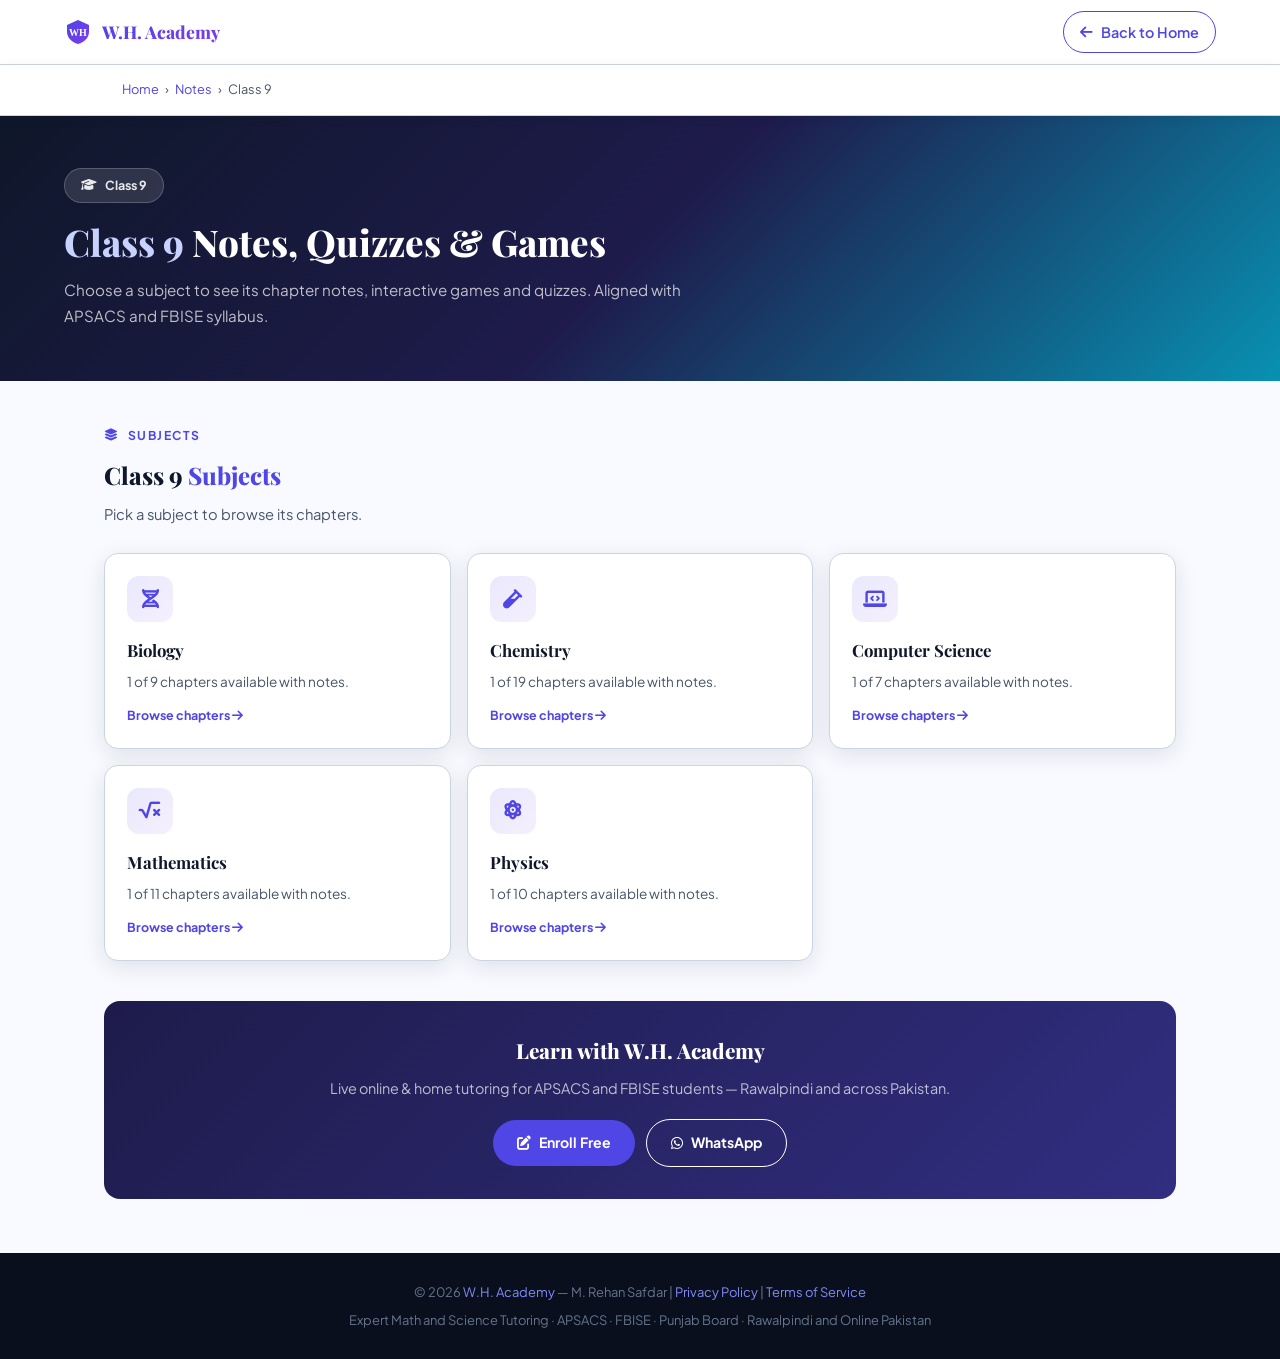
<file: notes/class-9/index.html>
<!DOCTYPE html><html lang="en"><head><meta charset="UTF-8">
<meta name="viewport" content="width=device-width,initial-scale=1.0">
<title>Class 9 Notes, Quizzes &amp; Games — All Subjects | W.H. Academy</title>
<meta name="description" content="Free Class 9 chapter notes, quizzes and games for all subjects. APSACS and FBISE aligned. By W.H. Academy, Rawalpindi.">
<meta name="robots" content="index,follow,max-image-preview:large">
<meta name="author" content="M. Rehan Safdar — W.H. Academy">
<link rel="canonical" href="https://whacademypk.com/notes/class-9/">
<meta property="og:title" content="Class 9 Notes, Quizzes &amp; Games — All Subjects | W.H. Academy">
<meta property="og:description" content="Free Class 9 chapter notes, quizzes and games for all subjects. APSACS and FBISE aligned. By W.H. Academy, Rawalpindi.">
<meta property="og:type" content="website">
<meta property="og:url" content="https://whacademypk.com/notes/class-9/">
<meta property="og:site_name" content="W.H. Academy">
<link rel="preconnect" href="https://fonts.googleapis.com"><link rel="preconnect" href="https://fonts.gstatic.com" crossorigin>
<link href="https://fonts.googleapis.com/css2?family=Plus+Jakarta+Sans:wght@400;500;600;700;800&family=Playfair+Display:wght@700;800&display=swap" rel="stylesheet">
<link rel="stylesheet" href="https://cdnjs.cloudflare.com/ajax/libs/font-awesome/6.5.0/css/all.min.css" referrerpolicy="no-referrer">
<script type="application/ld+json">{"@context": "https://schema.org", "@type": "BreadcrumbList", "itemListElement": [{"@type": "ListItem", "position": 1, "name": "Home", "item": "https://whacademypk.com/"}, {"@type": "ListItem", "position": 2, "name": "Notes", "item": "https://whacademypk.com/notes/"}, {"@type": "ListItem", "position": 3, "name": "Class 9", "item": ""}]}</script>
<style>*{box-sizing:border-box;margin:0;padding:0}
:root{--primary:#4f46e5;--secondary:#7c3aed;--bg:#f8faff;--card:#fff;--border:#cbd5e1;--text-dark:#0f172a;--text-body:#334155;--text-muted:#475569;--font-body:'Plus Jakarta Sans',sans-serif;--font-display:'Playfair Display',serif;--radius:16px;--shadow:0 6px 22px rgba(15,23,42,.11)}
body{font-family:var(--font-body);background:var(--bg);color:var(--text-body);line-height:1.7}
.skip-link{position:absolute;top:-100px;left:0;background:var(--primary);color:#fff;padding:10px 20px;z-index:9999;border-radius:0 0 8px 0;font-weight:700}
.skip-link:focus{top:0}
nav{background:#fff;border-bottom:1px solid var(--border);padding:0 5%;position:sticky;top:0;z-index:100;box-shadow:0 2px 12px rgba(0,0,0,.06)}
.nav-inner{max-width:1200px;margin:0 auto;display:flex;align-items:center;justify-content:space-between;height:64px}
.nav-brand{display:flex;align-items:center;gap:10px;text-decoration:none}
.nav-brand-text{font-family:var(--font-display);font-size:1.1rem;font-weight:800;background:linear-gradient(135deg,var(--primary),var(--secondary));-webkit-background-clip:text;-webkit-text-fill-color:transparent;background-clip:text}
.nav-back{display:flex;align-items:center;gap:8px;text-decoration:none;color:var(--primary);font-weight:600;font-size:.9rem;padding:8px 16px;border:1.5px solid var(--primary);border-radius:50px;transition:all .2s}
.nav-back:hover{background:var(--primary);color:#fff}
.breadcrumb{max-width:1200px;margin:0 auto;padding:14px 5%;font-size:.8rem;color:var(--text-muted);display:flex;align-items:center;gap:6px;flex-wrap:wrap}
.breadcrumb a{color:var(--primary);text-decoration:none}.breadcrumb a:hover{text-decoration:underline}
.hero{padding:52px 5%;position:relative;overflow:hidden}
.hero-inner{max-width:1200px;margin:0 auto;position:relative;z-index:1}
.hero-badge{display:inline-flex;align-items:center;gap:8px;background:rgba(255,255,255,.12);color:rgba(255,255,255,.9);border:1px solid rgba(255,255,255,.2);border-radius:50px;padding:6px 16px;font-size:.78rem;font-weight:700;margin-bottom:16px}
.hero h1{font-family:var(--font-display);font-size:clamp(1.6rem,4vw,2.3rem);font-weight:800;color:#fff;line-height:1.25;margin-bottom:12px}
.hero h1 span{color:#c7d2fe}
.hero-sub{color:rgba(255,255,255,.72);font-size:.95rem;max-width:640px}
main{max-width:1200px;margin:0 auto;padding:44px 5%}
.section-label{display:flex;align-items:center;gap:8px;font-size:.76rem;font-weight:700;text-transform:uppercase;letter-spacing:1.5px;margin-bottom:10px;color:var(--primary)}
.section-title{font-family:var(--font-display);font-size:1.5rem;font-weight:800;color:var(--text-dark);margin-bottom:6px}
.section-title span{color:var(--primary)}
.section-sub{color:var(--text-muted);font-size:.92rem;margin-bottom:26px}
.grid{display:grid;grid-template-columns:repeat(auto-fit,minmax(260px,1fr));gap:16px;margin-bottom:20px}
.card{display:block;background:var(--card);border:1px solid var(--border);border-radius:14px;padding:22px;text-decoration:none;color:inherit;box-shadow:var(--shadow);transition:transform .2s,box-shadow .2s}
.card:hover{transform:translateY(-4px);box-shadow:0 10px 30px rgba(79,70,229,.16)}
.card-ico{width:46px;height:46px;border-radius:12px;background:linear-gradient(135deg,rgba(79,70,229,.12),rgba(124,58,237,.08));display:flex;align-items:center;justify-content:center;color:var(--primary);font-size:1.2rem;margin-bottom:14px}
.card h3{font-size:1.05rem;font-weight:700;color:var(--text-dark);margin-bottom:5px;font-family:var(--font-display)}
.card p{font-size:.85rem;color:var(--text-muted)}
.card .meta{margin-top:12px;font-size:.78rem;font-weight:700;color:var(--primary)}
.chap{display:flex;align-items:center;justify-content:space-between;gap:14px;background:var(--card);border:1px solid var(--border);border-radius:12px;padding:16px 20px;margin-bottom:10px;text-decoration:none;color:inherit;transition:box-shadow .2s,border-color .2s}
.chap:hover{box-shadow:0 6px 18px rgba(79,70,229,.12);border-color:var(--primary)}
.chap-n{width:34px;height:34px;flex-shrink:0;border-radius:9px;background:var(--primary);color:#fff;display:flex;align-items:center;justify-content:center;font-weight:800;font-size:.85rem}
.chap-body{flex:1}
.chap-body h4{font-size:.96rem;font-weight:700;color:var(--text-dark);margin-bottom:3px}
.badges{display:flex;gap:6px;flex-wrap:wrap}
.badge{font-size:.68rem;font-weight:700;padding:3px 9px;border-radius:50px;text-transform:uppercase;letter-spacing:.4px}
.b-notes{background:#eef2ff;color:#4f46e5}.b-game{background:#ecfdf5;color:#059669}.b-quiz{background:#fff7ed;color:#ea580c}
.chap-cta{color:var(--primary);font-weight:700;font-size:.82rem;white-space:nowrap}
.soon-wrap{margin-top:22px;background:linear-gradient(135deg,rgba(79,70,229,.04),rgba(124,58,237,.03));border:1px dashed var(--border);border-radius:14px;padding:20px 24px}
.soon-wrap h3{font-size:.9rem;font-weight:700;color:var(--text-dark);margin-bottom:12px;display:flex;align-items:center;gap:8px}
.soon-list{display:grid;grid-template-columns:repeat(auto-fill,minmax(240px,1fr));gap:6px 22px}
.soon-item{font-size:.84rem;color:var(--text-muted);padding:5px 0;border-bottom:1px solid rgba(226,232,240,.6);display:flex;gap:8px}
.soon-item span{color:#64748b;font-weight:700}
.enroll-box{background:linear-gradient(135deg,#1e1b4b,#312e81);border-radius:var(--radius);padding:32px;text-align:center;margin-top:40px}
.enroll-box h2{font-family:var(--font-display);font-size:1.3rem;color:#fff;font-weight:800;margin-bottom:8px}
.enroll-box p{color:rgba(255,255,255,.7);margin-bottom:18px;font-size:.9rem}
.btn{display:inline-flex;align-items:center;gap:8px;background:var(--primary);color:#fff;font-weight:700;font-size:.88rem;padding:11px 24px;border-radius:50px;text-decoration:none}
.btn-wa{background:transparent;border:1.5px solid #fff;margin-left:8px}
footer{background:#0a0f1e;padding:28px 5%;text-align:center;margin-top:10px}
footer p{color:#64748b;font-size:.81rem}footer a{color:#818cf8;text-decoration:none}
@media(max-width:600px){.hero h1{font-size:1.5rem}}</style><script type="application/ld+json">{"@context": "https://schema.org", "@type": "ItemList", "name": "Class 9 Subjects", "itemListElement": [{"@type": "ListItem", "position": 1, "name": "Biology", "url": "https://whacademypk.com/notes/class-9/biology/"}, {"@type": "ListItem", "position": 2, "name": "Chemistry", "url": "https://whacademypk.com/notes/class-9/chemistry/"}, {"@type": "ListItem", "position": 3, "name": "Computer Science", "url": "https://whacademypk.com/notes/class-9/computer-science/"}, {"@type": "ListItem", "position": 4, "name": "Mathematics", "url": "https://whacademypk.com/notes/class-9/math/"}, {"@type": "ListItem", "position": 5, "name": "Physics", "url": "https://whacademypk.com/notes/class-9/physics/"}]}</script></head><body>
<a href="#main" class="skip-link">Skip to main content</a><nav aria-label="Page navigation"><div class="nav-inner">
<a href="https://whacademypk.com/" class="nav-brand" aria-label="W.H. Academy Homepage">
<svg width="28" height="28" viewBox="0 0 28 28" fill="none" role="img" aria-label="W.H. Academy logo"><path d="M14 2L3 7V14C3 19.55 7.84 24.74 14 26C20.16 24.74 25 19.55 25 14V7L14 2Z" fill="url(#sg)"/><text x="14" y="18" text-anchor="middle" font-family="serif" font-size="10" font-weight="bold" fill="white">WH</text><defs><linearGradient id="sg" x1="0" y1="0" x2="1" y2="1"><stop stop-color="#4f46e5"/><stop offset="1" stop-color="#7c3aed"/></linearGradient></defs></svg>
<span class="nav-brand-text">W.H. Academy</span></a>
<a href="https://whacademypk.com/" class="nav-back" aria-label="Back to homepage"><i class="fas fa-arrow-left" aria-hidden="true"></i> Back to Home</a>
</div></nav><nav aria-label="Breadcrumb"><div class="breadcrumb"><a href="https://whacademypk.com/">Home</a><span aria-hidden="true">›</span><a href="https://whacademypk.com/notes/">Notes</a><span aria-hidden="true">›</span><span aria-current="page">Class 9</span></div></nav>
<header class="hero" style="background:linear-gradient(135deg,#0f172a 0%,#1e1b4b 50%,#0891b2 100%)" role="banner"><div class="hero-inner">
<div class="hero-badge"><i class="fas fa-graduation-cap"></i> Class 9</div>
<h1><span>Class 9</span> Notes, Quizzes &amp; Games</h1>
<p class="hero-sub">Choose a subject to see its chapter notes, interactive games and quizzes. Aligned with APSACS and FBISE syllabus.</p></div></header>
<main id="main">
<div class="section-label"><i class="fas fa-layer-group"></i> Subjects</div>
<h2 class="section-title">Class 9 <span>Subjects</span></h2>
<p class="section-sub">Pick a subject to browse its chapters.</p>
<div class="grid"><a class="card" href="https://whacademypk.com/notes/class-9/biology/">
<div class="card-ico"><i class="fas fa-dna"></i></div>
<h3>Biology</h3>
<p>1 of 9 chapters available with notes.</p>
<div class="meta">Browse chapters <i class="fas fa-arrow-right"></i></div></a><a class="card" href="https://whacademypk.com/notes/class-9/chemistry/">
<div class="card-ico"><i class="fas fa-vial"></i></div>
<h3>Chemistry</h3>
<p>1 of 19 chapters available with notes.</p>
<div class="meta">Browse chapters <i class="fas fa-arrow-right"></i></div></a><a class="card" href="https://whacademypk.com/notes/class-9/computer-science/">
<div class="card-ico"><i class="fas fa-laptop-code"></i></div>
<h3>Computer Science</h3>
<p>1 of 7 chapters available with notes.</p>
<div class="meta">Browse chapters <i class="fas fa-arrow-right"></i></div></a><a class="card" href="https://whacademypk.com/notes/class-9/math/">
<div class="card-ico"><i class="fas fa-square-root-variable"></i></div>
<h3>Mathematics</h3>
<p>1 of 11 chapters available with notes.</p>
<div class="meta">Browse chapters <i class="fas fa-arrow-right"></i></div></a><a class="card" href="https://whacademypk.com/notes/class-9/physics/">
<div class="card-ico"><i class="fas fa-atom"></i></div>
<h3>Physics</h3>
<p>1 of 10 chapters available with notes.</p>
<div class="meta">Browse chapters <i class="fas fa-arrow-right"></i></div></a></div><div class="enroll-box"><h2>Learn with W.H. Academy</h2>
<p>Live online &amp; home tutoring for APSACS and FBISE students — Rawalpindi and across Pakistan.</p>
<a href="https://whacademypk.com/#enroll" class="btn"><i class="fas fa-pen-to-square" aria-hidden="true"></i> Enroll Free</a>
<a href="https://wa.me/923295215703" class="btn btn-wa"><i class="fab fa-whatsapp" aria-hidden="true"></i> WhatsApp</a></div></main><footer role="contentinfo">
<p>&copy; 2026 <a href="https://whacademypk.com/">W.H. Academy</a> — M. Rehan Safdar |
<a href="https://whacademypk.com/privacy-policy.html">Privacy Policy</a> | <a href="https://whacademypk.com/terms.html">Terms of Service</a></p>
<p style="margin-top:6px">Expert Math and Science Tutoring · APSACS · FBISE · Punjab Board · Rawalpindi and Online Pakistan</p></footer></body></html>
</file>
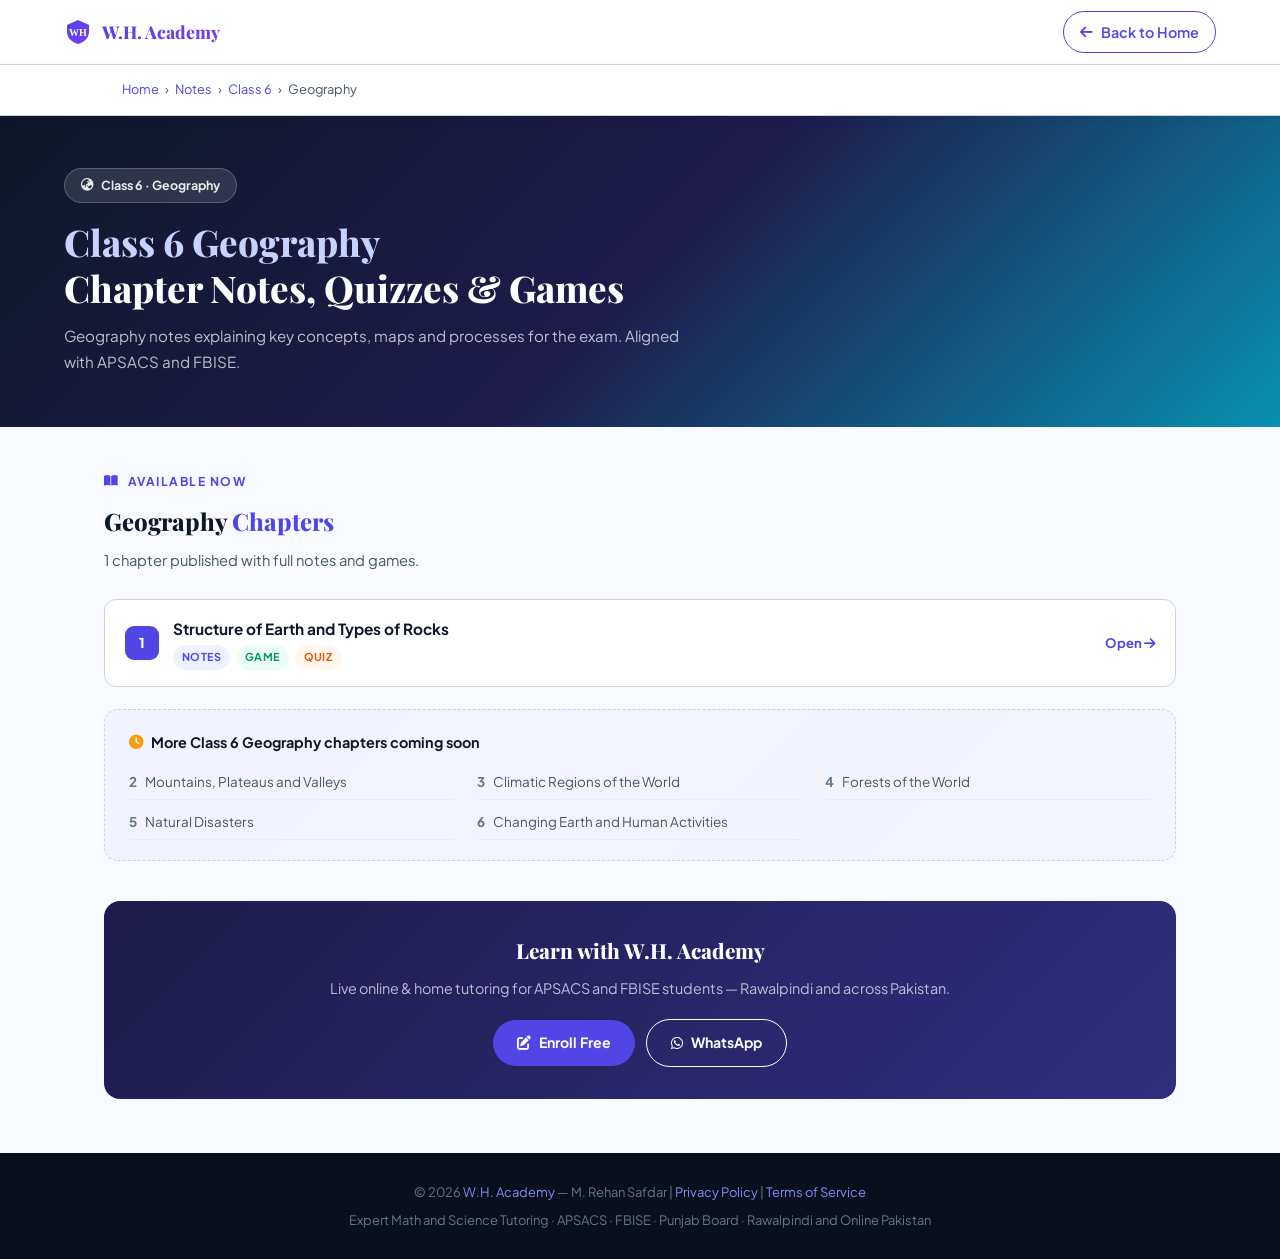
<file: notes/class-6/geography/index.html>
<!DOCTYPE html><html lang="en"><head><meta charset="UTF-8">
<meta name="viewport" content="width=device-width,initial-scale=1.0">
<title>Class 6 Geography — Chapter Notes, Quizzes &amp; Games | W.H. Academy</title>
<meta name="description" content="Free Class 6 Geography chapter notes, quizzes and learning games. APSACS and FBISE aligned. By W.H. Academy.">
<meta name="robots" content="index,follow,max-image-preview:large">
<meta name="author" content="M. Rehan Safdar — W.H. Academy">
<link rel="canonical" href="https://whacademypk.com/notes/class-6/geography/">
<meta property="og:title" content="Class 6 Geography — Chapter Notes, Quizzes &amp; Games | W.H. Academy">
<meta property="og:description" content="Free Class 6 Geography chapter notes, quizzes and learning games. APSACS and FBISE aligned. By W.H. Academy.">
<meta property="og:type" content="website">
<meta property="og:url" content="https://whacademypk.com/notes/class-6/geography/">
<meta property="og:site_name" content="W.H. Academy">
<link rel="preconnect" href="https://fonts.googleapis.com"><link rel="preconnect" href="https://fonts.gstatic.com" crossorigin>
<link href="https://fonts.googleapis.com/css2?family=Plus+Jakarta+Sans:wght@400;500;600;700;800&family=Playfair+Display:wght@700;800&display=swap" rel="stylesheet">
<link rel="stylesheet" href="https://cdnjs.cloudflare.com/ajax/libs/font-awesome/6.5.0/css/all.min.css" referrerpolicy="no-referrer">
<script type="application/ld+json">{"@context": "https://schema.org", "@type": "BreadcrumbList", "itemListElement": [{"@type": "ListItem", "position": 1, "name": "Home", "item": "https://whacademypk.com/"}, {"@type": "ListItem", "position": 2, "name": "Notes", "item": "https://whacademypk.com/notes/"}, {"@type": "ListItem", "position": 3, "name": "Class 6", "item": "https://whacademypk.com/notes/class-6/"}, {"@type": "ListItem", "position": 4, "name": "Geography", "item": ""}]}</script>
<style>*{box-sizing:border-box;margin:0;padding:0}
:root{--primary:#4f46e5;--secondary:#7c3aed;--bg:#f8faff;--card:#fff;--border:#cbd5e1;--text-dark:#0f172a;--text-body:#334155;--text-muted:#475569;--font-body:'Plus Jakarta Sans',sans-serif;--font-display:'Playfair Display',serif;--radius:16px;--shadow:0 6px 22px rgba(15,23,42,.11)}
body{font-family:var(--font-body);background:var(--bg);color:var(--text-body);line-height:1.7}
.skip-link{position:absolute;top:-100px;left:0;background:var(--primary);color:#fff;padding:10px 20px;z-index:9999;border-radius:0 0 8px 0;font-weight:700}
.skip-link:focus{top:0}
nav{background:#fff;border-bottom:1px solid var(--border);padding:0 5%;position:sticky;top:0;z-index:100;box-shadow:0 2px 12px rgba(0,0,0,.06)}
.nav-inner{max-width:1200px;margin:0 auto;display:flex;align-items:center;justify-content:space-between;height:64px}
.nav-brand{display:flex;align-items:center;gap:10px;text-decoration:none}
.nav-brand-text{font-family:var(--font-display);font-size:1.1rem;font-weight:800;background:linear-gradient(135deg,var(--primary),var(--secondary));-webkit-background-clip:text;-webkit-text-fill-color:transparent;background-clip:text}
.nav-back{display:flex;align-items:center;gap:8px;text-decoration:none;color:var(--primary);font-weight:600;font-size:.9rem;padding:8px 16px;border:1.5px solid var(--primary);border-radius:50px;transition:all .2s}
.nav-back:hover{background:var(--primary);color:#fff}
.breadcrumb{max-width:1200px;margin:0 auto;padding:14px 5%;font-size:.8rem;color:var(--text-muted);display:flex;align-items:center;gap:6px;flex-wrap:wrap}
.breadcrumb a{color:var(--primary);text-decoration:none}.breadcrumb a:hover{text-decoration:underline}
.hero{padding:52px 5%;position:relative;overflow:hidden}
.hero-inner{max-width:1200px;margin:0 auto;position:relative;z-index:1}
.hero-badge{display:inline-flex;align-items:center;gap:8px;background:rgba(255,255,255,.12);color:rgba(255,255,255,.9);border:1px solid rgba(255,255,255,.2);border-radius:50px;padding:6px 16px;font-size:.78rem;font-weight:700;margin-bottom:16px}
.hero h1{font-family:var(--font-display);font-size:clamp(1.6rem,4vw,2.3rem);font-weight:800;color:#fff;line-height:1.25;margin-bottom:12px}
.hero h1 span{color:#c7d2fe}
.hero-sub{color:rgba(255,255,255,.72);font-size:.95rem;max-width:640px}
main{max-width:1200px;margin:0 auto;padding:44px 5%}
.section-label{display:flex;align-items:center;gap:8px;font-size:.76rem;font-weight:700;text-transform:uppercase;letter-spacing:1.5px;margin-bottom:10px;color:var(--primary)}
.section-title{font-family:var(--font-display);font-size:1.5rem;font-weight:800;color:var(--text-dark);margin-bottom:6px}
.section-title span{color:var(--primary)}
.section-sub{color:var(--text-muted);font-size:.92rem;margin-bottom:26px}
.grid{display:grid;grid-template-columns:repeat(auto-fit,minmax(260px,1fr));gap:16px;margin-bottom:20px}
.card{display:block;background:var(--card);border:1px solid var(--border);border-radius:14px;padding:22px;text-decoration:none;color:inherit;box-shadow:var(--shadow);transition:transform .2s,box-shadow .2s}
.card:hover{transform:translateY(-4px);box-shadow:0 10px 30px rgba(79,70,229,.16)}
.card-ico{width:46px;height:46px;border-radius:12px;background:linear-gradient(135deg,rgba(79,70,229,.12),rgba(124,58,237,.08));display:flex;align-items:center;justify-content:center;color:var(--primary);font-size:1.2rem;margin-bottom:14px}
.card h3{font-size:1.05rem;font-weight:700;color:var(--text-dark);margin-bottom:5px;font-family:var(--font-display)}
.card p{font-size:.85rem;color:var(--text-muted)}
.card .meta{margin-top:12px;font-size:.78rem;font-weight:700;color:var(--primary)}
.chap{display:flex;align-items:center;justify-content:space-between;gap:14px;background:var(--card);border:1px solid var(--border);border-radius:12px;padding:16px 20px;margin-bottom:10px;text-decoration:none;color:inherit;transition:box-shadow .2s,border-color .2s}
.chap:hover{box-shadow:0 6px 18px rgba(79,70,229,.12);border-color:var(--primary)}
.chap-n{width:34px;height:34px;flex-shrink:0;border-radius:9px;background:var(--primary);color:#fff;display:flex;align-items:center;justify-content:center;font-weight:800;font-size:.85rem}
.chap-body{flex:1}
.chap-body h4{font-size:.96rem;font-weight:700;color:var(--text-dark);margin-bottom:3px}
.badges{display:flex;gap:6px;flex-wrap:wrap}
.badge{font-size:.68rem;font-weight:700;padding:3px 9px;border-radius:50px;text-transform:uppercase;letter-spacing:.4px}
.b-notes{background:#eef2ff;color:#4f46e5}.b-game{background:#ecfdf5;color:#059669}.b-quiz{background:#fff7ed;color:#ea580c}
.chap-cta{color:var(--primary);font-weight:700;font-size:.82rem;white-space:nowrap}
.soon-wrap{margin-top:22px;background:linear-gradient(135deg,rgba(79,70,229,.04),rgba(124,58,237,.03));border:1px dashed var(--border);border-radius:14px;padding:20px 24px}
.soon-wrap h3{font-size:.9rem;font-weight:700;color:var(--text-dark);margin-bottom:12px;display:flex;align-items:center;gap:8px}
.soon-list{display:grid;grid-template-columns:repeat(auto-fill,minmax(240px,1fr));gap:6px 22px}
.soon-item{font-size:.84rem;color:var(--text-muted);padding:5px 0;border-bottom:1px solid rgba(226,232,240,.6);display:flex;gap:8px}
.soon-item span{color:#64748b;font-weight:700}
.enroll-box{background:linear-gradient(135deg,#1e1b4b,#312e81);border-radius:var(--radius);padding:32px;text-align:center;margin-top:40px}
.enroll-box h2{font-family:var(--font-display);font-size:1.3rem;color:#fff;font-weight:800;margin-bottom:8px}
.enroll-box p{color:rgba(255,255,255,.7);margin-bottom:18px;font-size:.9rem}
.btn{display:inline-flex;align-items:center;gap:8px;background:var(--primary);color:#fff;font-weight:700;font-size:.88rem;padding:11px 24px;border-radius:50px;text-decoration:none}
.btn-wa{background:transparent;border:1.5px solid #fff;margin-left:8px}
footer{background:#0a0f1e;padding:28px 5%;text-align:center;margin-top:10px}
footer p{color:#64748b;font-size:.81rem}footer a{color:#818cf8;text-decoration:none}
@media(max-width:600px){.hero h1{font-size:1.5rem}}</style><script type="application/ld+json">{"@context": "https://schema.org", "@type": "ItemList", "name": "Class 6 Geography Chapters", "itemListElement": [{"@type": "ListItem", "position": 1, "name": "Structure of Earth and Types of Rocks", "url": "https://whacademypk.com/notes/class-6/geography/structure-earth-rocks.html"}]}</script></head><body>
<a href="#main" class="skip-link">Skip to main content</a><nav aria-label="Page navigation"><div class="nav-inner">
<a href="https://whacademypk.com/" class="nav-brand" aria-label="W.H. Academy Homepage">
<svg width="28" height="28" viewBox="0 0 28 28" fill="none" role="img" aria-label="W.H. Academy logo"><path d="M14 2L3 7V14C3 19.55 7.84 24.74 14 26C20.16 24.74 25 19.55 25 14V7L14 2Z" fill="url(#sg)"/><text x="14" y="18" text-anchor="middle" font-family="serif" font-size="10" font-weight="bold" fill="white">WH</text><defs><linearGradient id="sg" x1="0" y1="0" x2="1" y2="1"><stop stop-color="#4f46e5"/><stop offset="1" stop-color="#7c3aed"/></linearGradient></defs></svg>
<span class="nav-brand-text">W.H. Academy</span></a>
<a href="https://whacademypk.com/" class="nav-back" aria-label="Back to homepage"><i class="fas fa-arrow-left" aria-hidden="true"></i> Back to Home</a>
</div></nav><nav aria-label="Breadcrumb"><div class="breadcrumb"><a href="https://whacademypk.com/">Home</a><span aria-hidden="true">›</span><a href="https://whacademypk.com/notes/">Notes</a><span aria-hidden="true">›</span><a href="https://whacademypk.com/notes/class-6/">Class 6</a><span aria-hidden="true">›</span><span aria-current="page">Geography</span></div></nav>
<header class="hero" style="background:linear-gradient(135deg,#0f172a 0%,#1e1b4b 50%,#0891b2 100%)" role="banner"><div class="hero-inner">
<div class="hero-badge"><i class="fas fa-earth-asia"></i> Class 6 · Geography</div>
<h1><span>Class 6 Geography</span><br>Chapter Notes, Quizzes &amp; Games</h1>
<p class="hero-sub">Geography notes explaining key concepts, maps and processes for the exam. Aligned with APSACS and FBISE.</p></div></header>
<main id="main">
<div class="section-label"><i class="fas fa-book-open"></i> Available Now</div>
<h2 class="section-title">Geography <span>Chapters</span></h2>
<p class="section-sub">1 chapter published with full notes and games.</p>
<a class="chap" href="https://whacademypk.com/notes/class-6/geography/structure-earth-rocks.html">
<div class="chap-n">1</div>
<div class="chap-body"><h4>Structure of Earth and Types of Rocks</h4><div class="badges"><span class="badge b-notes">Notes</span><span class="badge b-game">Game</span><span class="badge b-quiz">Quiz</span></div></div>
<span class="chap-cta">Open <i class="fas fa-arrow-right"></i></span></a><div class="soon-wrap"><h3><i class="fas fa-clock" style="color:#f59e0b"></i> More Class 6 Geography chapters coming soon</h3><div class="soon-list"><div class="soon-item"><span>2</span>Mountains, Plateaus and Valleys</div><div class="soon-item"><span>3</span>Climatic Regions of the World</div><div class="soon-item"><span>4</span>Forests of the World</div><div class="soon-item"><span>5</span>Natural Disasters</div><div class="soon-item"><span>6</span>Changing Earth and Human Activities</div></div></div><div class="enroll-box"><h2>Learn with W.H. Academy</h2>
<p>Live online &amp; home tutoring for APSACS and FBISE students — Rawalpindi and across Pakistan.</p>
<a href="https://whacademypk.com/#enroll" class="btn"><i class="fas fa-pen-to-square" aria-hidden="true"></i> Enroll Free</a>
<a href="https://wa.me/923295215703" class="btn btn-wa"><i class="fab fa-whatsapp" aria-hidden="true"></i> WhatsApp</a></div></main><footer role="contentinfo">
<p>&copy; 2026 <a href="https://whacademypk.com/">W.H. Academy</a> — M. Rehan Safdar |
<a href="https://whacademypk.com/privacy-policy.html">Privacy Policy</a> | <a href="https://whacademypk.com/terms.html">Terms of Service</a></p>
<p style="margin-top:6px">Expert Math and Science Tutoring · APSACS · FBISE · Punjab Board · Rawalpindi and Online Pakistan</p></footer></body></html>
</file>
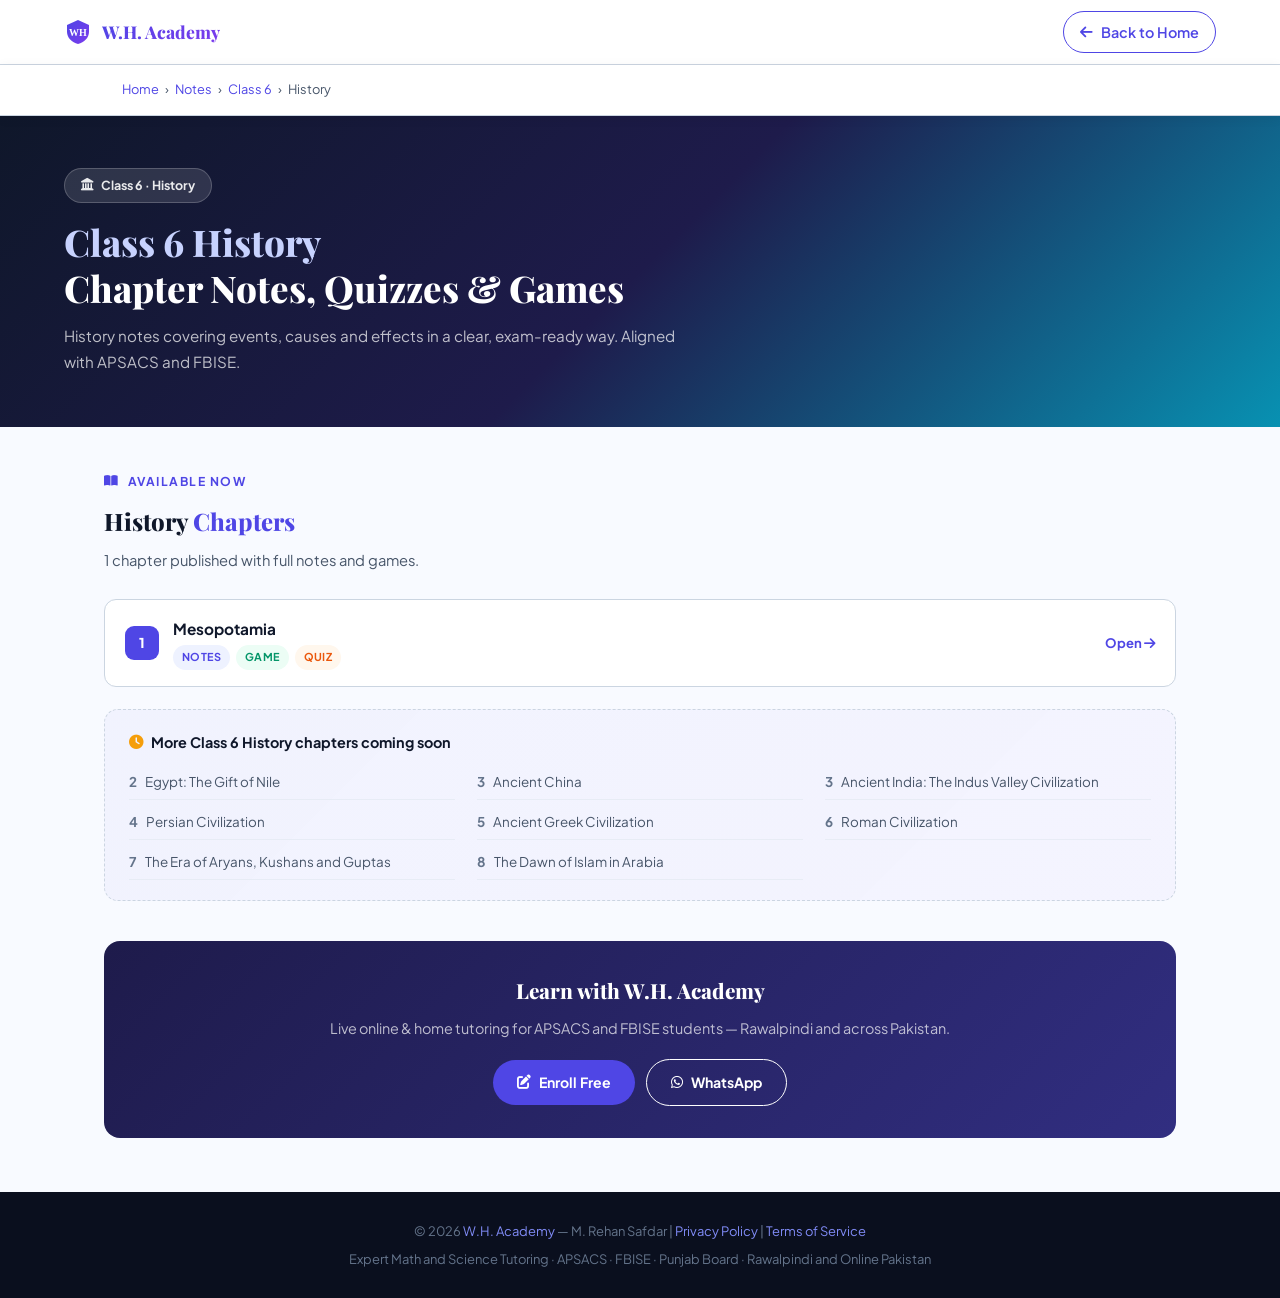
<file: notes/class-6/history/index.html>
<!DOCTYPE html><html lang="en"><head><meta charset="UTF-8">
<meta name="viewport" content="width=device-width,initial-scale=1.0">
<title>Class 6 History — Chapter Notes, Quizzes &amp; Games | W.H. Academy</title>
<meta name="description" content="Free Class 6 History chapter notes, quizzes and learning games. APSACS and FBISE aligned. By W.H. Academy.">
<meta name="robots" content="index,follow,max-image-preview:large">
<meta name="author" content="M. Rehan Safdar — W.H. Academy">
<link rel="canonical" href="https://whacademypk.com/notes/class-6/history/">
<meta property="og:title" content="Class 6 History — Chapter Notes, Quizzes &amp; Games | W.H. Academy">
<meta property="og:description" content="Free Class 6 History chapter notes, quizzes and learning games. APSACS and FBISE aligned. By W.H. Academy.">
<meta property="og:type" content="website">
<meta property="og:url" content="https://whacademypk.com/notes/class-6/history/">
<meta property="og:site_name" content="W.H. Academy">
<link rel="preconnect" href="https://fonts.googleapis.com"><link rel="preconnect" href="https://fonts.gstatic.com" crossorigin>
<link href="https://fonts.googleapis.com/css2?family=Plus+Jakarta+Sans:wght@400;500;600;700;800&family=Playfair+Display:wght@700;800&display=swap" rel="stylesheet">
<link rel="stylesheet" href="https://cdnjs.cloudflare.com/ajax/libs/font-awesome/6.5.0/css/all.min.css" referrerpolicy="no-referrer">
<script type="application/ld+json">{"@context": "https://schema.org", "@type": "BreadcrumbList", "itemListElement": [{"@type": "ListItem", "position": 1, "name": "Home", "item": "https://whacademypk.com/"}, {"@type": "ListItem", "position": 2, "name": "Notes", "item": "https://whacademypk.com/notes/"}, {"@type": "ListItem", "position": 3, "name": "Class 6", "item": "https://whacademypk.com/notes/class-6/"}, {"@type": "ListItem", "position": 4, "name": "History", "item": ""}]}</script>
<style>*{box-sizing:border-box;margin:0;padding:0}
:root{--primary:#4f46e5;--secondary:#7c3aed;--bg:#f8faff;--card:#fff;--border:#cbd5e1;--text-dark:#0f172a;--text-body:#334155;--text-muted:#475569;--font-body:'Plus Jakarta Sans',sans-serif;--font-display:'Playfair Display',serif;--radius:16px;--shadow:0 6px 22px rgba(15,23,42,.11)}
body{font-family:var(--font-body);background:var(--bg);color:var(--text-body);line-height:1.7}
.skip-link{position:absolute;top:-100px;left:0;background:var(--primary);color:#fff;padding:10px 20px;z-index:9999;border-radius:0 0 8px 0;font-weight:700}
.skip-link:focus{top:0}
nav{background:#fff;border-bottom:1px solid var(--border);padding:0 5%;position:sticky;top:0;z-index:100;box-shadow:0 2px 12px rgba(0,0,0,.06)}
.nav-inner{max-width:1200px;margin:0 auto;display:flex;align-items:center;justify-content:space-between;height:64px}
.nav-brand{display:flex;align-items:center;gap:10px;text-decoration:none}
.nav-brand-text{font-family:var(--font-display);font-size:1.1rem;font-weight:800;background:linear-gradient(135deg,var(--primary),var(--secondary));-webkit-background-clip:text;-webkit-text-fill-color:transparent;background-clip:text}
.nav-back{display:flex;align-items:center;gap:8px;text-decoration:none;color:var(--primary);font-weight:600;font-size:.9rem;padding:8px 16px;border:1.5px solid var(--primary);border-radius:50px;transition:all .2s}
.nav-back:hover{background:var(--primary);color:#fff}
.breadcrumb{max-width:1200px;margin:0 auto;padding:14px 5%;font-size:.8rem;color:var(--text-muted);display:flex;align-items:center;gap:6px;flex-wrap:wrap}
.breadcrumb a{color:var(--primary);text-decoration:none}.breadcrumb a:hover{text-decoration:underline}
.hero{padding:52px 5%;position:relative;overflow:hidden}
.hero-inner{max-width:1200px;margin:0 auto;position:relative;z-index:1}
.hero-badge{display:inline-flex;align-items:center;gap:8px;background:rgba(255,255,255,.12);color:rgba(255,255,255,.9);border:1px solid rgba(255,255,255,.2);border-radius:50px;padding:6px 16px;font-size:.78rem;font-weight:700;margin-bottom:16px}
.hero h1{font-family:var(--font-display);font-size:clamp(1.6rem,4vw,2.3rem);font-weight:800;color:#fff;line-height:1.25;margin-bottom:12px}
.hero h1 span{color:#c7d2fe}
.hero-sub{color:rgba(255,255,255,.72);font-size:.95rem;max-width:640px}
main{max-width:1200px;margin:0 auto;padding:44px 5%}
.section-label{display:flex;align-items:center;gap:8px;font-size:.76rem;font-weight:700;text-transform:uppercase;letter-spacing:1.5px;margin-bottom:10px;color:var(--primary)}
.section-title{font-family:var(--font-display);font-size:1.5rem;font-weight:800;color:var(--text-dark);margin-bottom:6px}
.section-title span{color:var(--primary)}
.section-sub{color:var(--text-muted);font-size:.92rem;margin-bottom:26px}
.grid{display:grid;grid-template-columns:repeat(auto-fit,minmax(260px,1fr));gap:16px;margin-bottom:20px}
.card{display:block;background:var(--card);border:1px solid var(--border);border-radius:14px;padding:22px;text-decoration:none;color:inherit;box-shadow:var(--shadow);transition:transform .2s,box-shadow .2s}
.card:hover{transform:translateY(-4px);box-shadow:0 10px 30px rgba(79,70,229,.16)}
.card-ico{width:46px;height:46px;border-radius:12px;background:linear-gradient(135deg,rgba(79,70,229,.12),rgba(124,58,237,.08));display:flex;align-items:center;justify-content:center;color:var(--primary);font-size:1.2rem;margin-bottom:14px}
.card h3{font-size:1.05rem;font-weight:700;color:var(--text-dark);margin-bottom:5px;font-family:var(--font-display)}
.card p{font-size:.85rem;color:var(--text-muted)}
.card .meta{margin-top:12px;font-size:.78rem;font-weight:700;color:var(--primary)}
.chap{display:flex;align-items:center;justify-content:space-between;gap:14px;background:var(--card);border:1px solid var(--border);border-radius:12px;padding:16px 20px;margin-bottom:10px;text-decoration:none;color:inherit;transition:box-shadow .2s,border-color .2s}
.chap:hover{box-shadow:0 6px 18px rgba(79,70,229,.12);border-color:var(--primary)}
.chap-n{width:34px;height:34px;flex-shrink:0;border-radius:9px;background:var(--primary);color:#fff;display:flex;align-items:center;justify-content:center;font-weight:800;font-size:.85rem}
.chap-body{flex:1}
.chap-body h4{font-size:.96rem;font-weight:700;color:var(--text-dark);margin-bottom:3px}
.badges{display:flex;gap:6px;flex-wrap:wrap}
.badge{font-size:.68rem;font-weight:700;padding:3px 9px;border-radius:50px;text-transform:uppercase;letter-spacing:.4px}
.b-notes{background:#eef2ff;color:#4f46e5}.b-game{background:#ecfdf5;color:#059669}.b-quiz{background:#fff7ed;color:#ea580c}
.chap-cta{color:var(--primary);font-weight:700;font-size:.82rem;white-space:nowrap}
.soon-wrap{margin-top:22px;background:linear-gradient(135deg,rgba(79,70,229,.04),rgba(124,58,237,.03));border:1px dashed var(--border);border-radius:14px;padding:20px 24px}
.soon-wrap h3{font-size:.9rem;font-weight:700;color:var(--text-dark);margin-bottom:12px;display:flex;align-items:center;gap:8px}
.soon-list{display:grid;grid-template-columns:repeat(auto-fill,minmax(240px,1fr));gap:6px 22px}
.soon-item{font-size:.84rem;color:var(--text-muted);padding:5px 0;border-bottom:1px solid rgba(226,232,240,.6);display:flex;gap:8px}
.soon-item span{color:#64748b;font-weight:700}
.enroll-box{background:linear-gradient(135deg,#1e1b4b,#312e81);border-radius:var(--radius);padding:32px;text-align:center;margin-top:40px}
.enroll-box h2{font-family:var(--font-display);font-size:1.3rem;color:#fff;font-weight:800;margin-bottom:8px}
.enroll-box p{color:rgba(255,255,255,.7);margin-bottom:18px;font-size:.9rem}
.btn{display:inline-flex;align-items:center;gap:8px;background:var(--primary);color:#fff;font-weight:700;font-size:.88rem;padding:11px 24px;border-radius:50px;text-decoration:none}
.btn-wa{background:transparent;border:1.5px solid #fff;margin-left:8px}
footer{background:#0a0f1e;padding:28px 5%;text-align:center;margin-top:10px}
footer p{color:#64748b;font-size:.81rem}footer a{color:#818cf8;text-decoration:none}
@media(max-width:600px){.hero h1{font-size:1.5rem}}</style><script type="application/ld+json">{"@context": "https://schema.org", "@type": "ItemList", "name": "Class 6 History Chapters", "itemListElement": [{"@type": "ListItem", "position": 1, "name": "Mesopotamia", "url": "https://whacademypk.com/notes/class-6/history/mesopotamia.html"}]}</script></head><body>
<a href="#main" class="skip-link">Skip to main content</a><nav aria-label="Page navigation"><div class="nav-inner">
<a href="https://whacademypk.com/" class="nav-brand" aria-label="W.H. Academy Homepage">
<svg width="28" height="28" viewBox="0 0 28 28" fill="none" role="img" aria-label="W.H. Academy logo"><path d="M14 2L3 7V14C3 19.55 7.84 24.74 14 26C20.16 24.74 25 19.55 25 14V7L14 2Z" fill="url(#sg)"/><text x="14" y="18" text-anchor="middle" font-family="serif" font-size="10" font-weight="bold" fill="white">WH</text><defs><linearGradient id="sg" x1="0" y1="0" x2="1" y2="1"><stop stop-color="#4f46e5"/><stop offset="1" stop-color="#7c3aed"/></linearGradient></defs></svg>
<span class="nav-brand-text">W.H. Academy</span></a>
<a href="https://whacademypk.com/" class="nav-back" aria-label="Back to homepage"><i class="fas fa-arrow-left" aria-hidden="true"></i> Back to Home</a>
</div></nav><nav aria-label="Breadcrumb"><div class="breadcrumb"><a href="https://whacademypk.com/">Home</a><span aria-hidden="true">›</span><a href="https://whacademypk.com/notes/">Notes</a><span aria-hidden="true">›</span><a href="https://whacademypk.com/notes/class-6/">Class 6</a><span aria-hidden="true">›</span><span aria-current="page">History</span></div></nav>
<header class="hero" style="background:linear-gradient(135deg,#0f172a 0%,#1e1b4b 50%,#0891b2 100%)" role="banner"><div class="hero-inner">
<div class="hero-badge"><i class="fas fa-landmark"></i> Class 6 · History</div>
<h1><span>Class 6 History</span><br>Chapter Notes, Quizzes &amp; Games</h1>
<p class="hero-sub">History notes covering events, causes and effects in a clear, exam-ready way. Aligned with APSACS and FBISE.</p></div></header>
<main id="main">
<div class="section-label"><i class="fas fa-book-open"></i> Available Now</div>
<h2 class="section-title">History <span>Chapters</span></h2>
<p class="section-sub">1 chapter published with full notes and games.</p>
<a class="chap" href="https://whacademypk.com/notes/class-6/history/mesopotamia.html">
<div class="chap-n">1</div>
<div class="chap-body"><h4>Mesopotamia</h4><div class="badges"><span class="badge b-notes">Notes</span><span class="badge b-game">Game</span><span class="badge b-quiz">Quiz</span></div></div>
<span class="chap-cta">Open <i class="fas fa-arrow-right"></i></span></a><div class="soon-wrap"><h3><i class="fas fa-clock" style="color:#f59e0b"></i> More Class 6 History chapters coming soon</h3><div class="soon-list"><div class="soon-item"><span>2</span>Egypt: The Gift of Nile</div><div class="soon-item"><span>3</span>Ancient China</div><div class="soon-item"><span>3</span>Ancient India: The Indus Valley Civilization</div><div class="soon-item"><span>4</span>Persian Civilization</div><div class="soon-item"><span>5</span>Ancient Greek Civilization</div><div class="soon-item"><span>6</span>Roman Civilization</div><div class="soon-item"><span>7</span>The Era of Aryans, Kushans and Guptas</div><div class="soon-item"><span>8</span>The Dawn of Islam in Arabia</div></div></div><div class="enroll-box"><h2>Learn with W.H. Academy</h2>
<p>Live online &amp; home tutoring for APSACS and FBISE students — Rawalpindi and across Pakistan.</p>
<a href="https://whacademypk.com/#enroll" class="btn"><i class="fas fa-pen-to-square" aria-hidden="true"></i> Enroll Free</a>
<a href="https://wa.me/923295215703" class="btn btn-wa"><i class="fab fa-whatsapp" aria-hidden="true"></i> WhatsApp</a></div></main><footer role="contentinfo">
<p>&copy; 2026 <a href="https://whacademypk.com/">W.H. Academy</a> — M. Rehan Safdar |
<a href="https://whacademypk.com/privacy-policy.html">Privacy Policy</a> | <a href="https://whacademypk.com/terms.html">Terms of Service</a></p>
<p style="margin-top:6px">Expert Math and Science Tutoring · APSACS · FBISE · Punjab Board · Rawalpindi and Online Pakistan</p></footer></body></html>
</file>
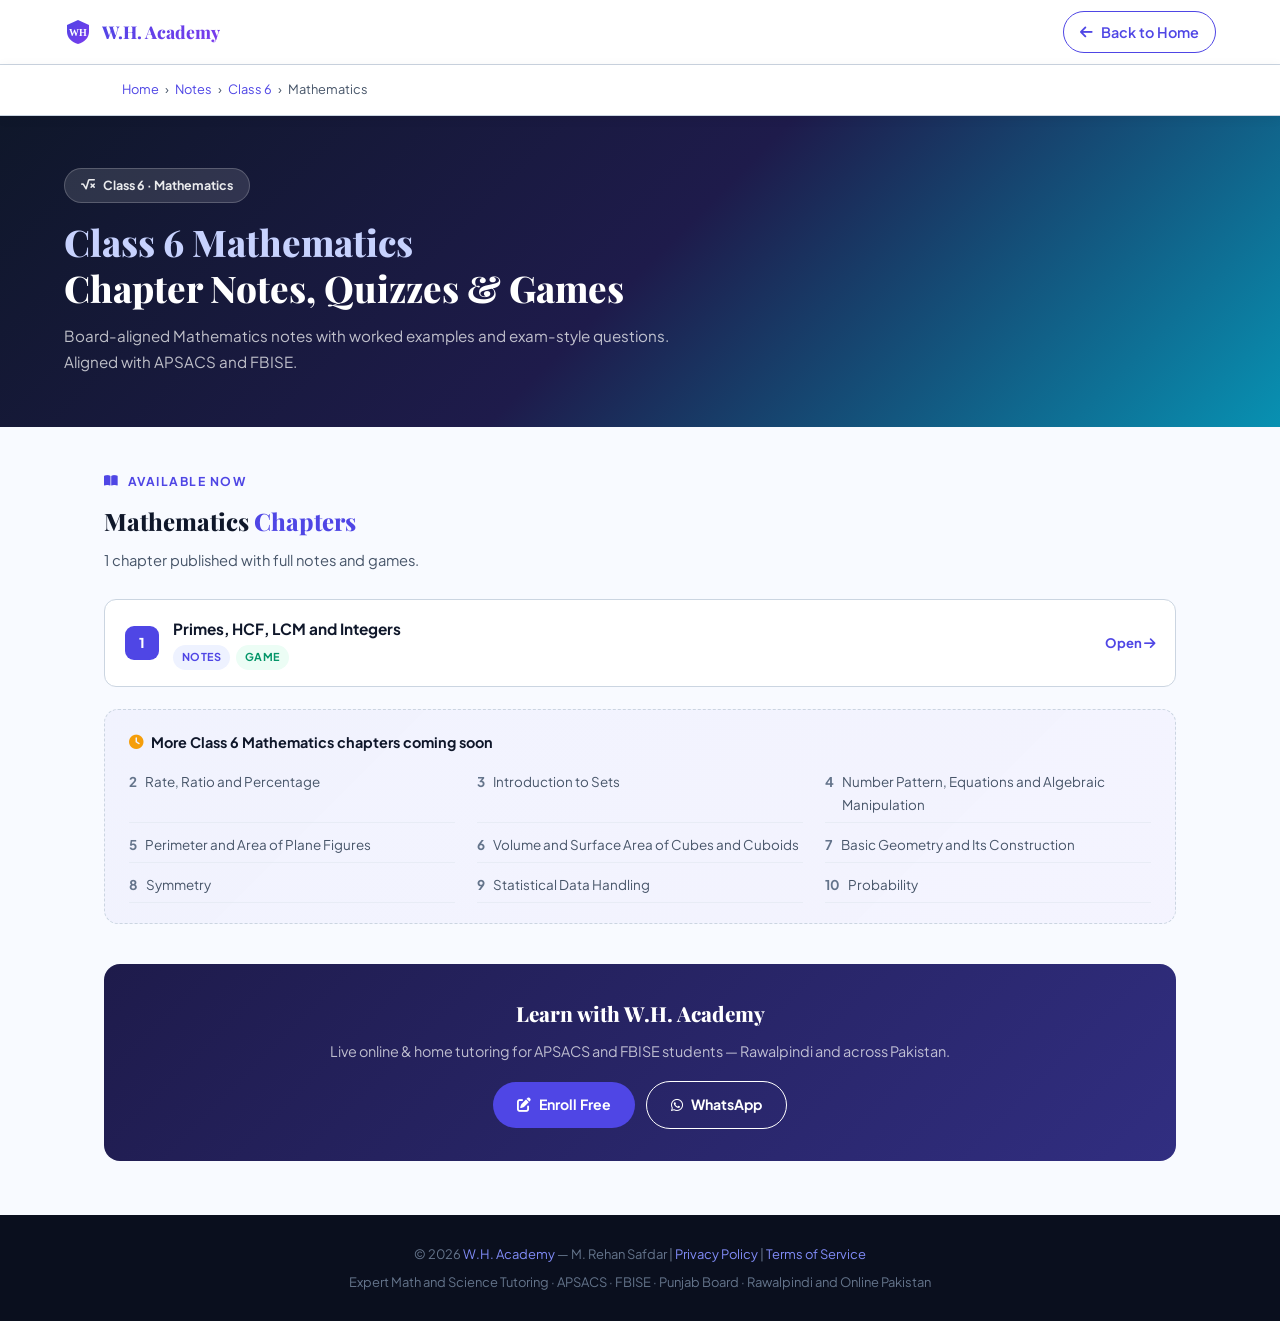
<file: notes/class-6/math/index.html>
<!DOCTYPE html><html lang="en"><head><meta charset="UTF-8">
<meta name="viewport" content="width=device-width,initial-scale=1.0">
<title>Class 6 Mathematics — Chapter Notes, Quizzes &amp; Games | W.H. Academy</title>
<meta name="description" content="Free Class 6 Mathematics chapter notes, quizzes and learning games. APSACS and FBISE aligned. By W.H. Academy.">
<meta name="robots" content="index,follow,max-image-preview:large">
<meta name="author" content="M. Rehan Safdar — W.H. Academy">
<link rel="canonical" href="https://whacademypk.com/notes/class-6/math/">
<meta property="og:title" content="Class 6 Mathematics — Chapter Notes, Quizzes &amp; Games | W.H. Academy">
<meta property="og:description" content="Free Class 6 Mathematics chapter notes, quizzes and learning games. APSACS and FBISE aligned. By W.H. Academy.">
<meta property="og:type" content="website">
<meta property="og:url" content="https://whacademypk.com/notes/class-6/math/">
<meta property="og:site_name" content="W.H. Academy">
<link rel="preconnect" href="https://fonts.googleapis.com"><link rel="preconnect" href="https://fonts.gstatic.com" crossorigin>
<link href="https://fonts.googleapis.com/css2?family=Plus+Jakarta+Sans:wght@400;500;600;700;800&family=Playfair+Display:wght@700;800&display=swap" rel="stylesheet">
<link rel="stylesheet" href="https://cdnjs.cloudflare.com/ajax/libs/font-awesome/6.5.0/css/all.min.css" referrerpolicy="no-referrer">
<script type="application/ld+json">{"@context": "https://schema.org", "@type": "BreadcrumbList", "itemListElement": [{"@type": "ListItem", "position": 1, "name": "Home", "item": "https://whacademypk.com/"}, {"@type": "ListItem", "position": 2, "name": "Notes", "item": "https://whacademypk.com/notes/"}, {"@type": "ListItem", "position": 3, "name": "Class 6", "item": "https://whacademypk.com/notes/class-6/"}, {"@type": "ListItem", "position": 4, "name": "Mathematics", "item": ""}]}</script>
<style>*{box-sizing:border-box;margin:0;padding:0}
:root{--primary:#4f46e5;--secondary:#7c3aed;--bg:#f8faff;--card:#fff;--border:#cbd5e1;--text-dark:#0f172a;--text-body:#334155;--text-muted:#475569;--font-body:'Plus Jakarta Sans',sans-serif;--font-display:'Playfair Display',serif;--radius:16px;--shadow:0 6px 22px rgba(15,23,42,.11)}
body{font-family:var(--font-body);background:var(--bg);color:var(--text-body);line-height:1.7}
.skip-link{position:absolute;top:-100px;left:0;background:var(--primary);color:#fff;padding:10px 20px;z-index:9999;border-radius:0 0 8px 0;font-weight:700}
.skip-link:focus{top:0}
nav{background:#fff;border-bottom:1px solid var(--border);padding:0 5%;position:sticky;top:0;z-index:100;box-shadow:0 2px 12px rgba(0,0,0,.06)}
.nav-inner{max-width:1200px;margin:0 auto;display:flex;align-items:center;justify-content:space-between;height:64px}
.nav-brand{display:flex;align-items:center;gap:10px;text-decoration:none}
.nav-brand-text{font-family:var(--font-display);font-size:1.1rem;font-weight:800;background:linear-gradient(135deg,var(--primary),var(--secondary));-webkit-background-clip:text;-webkit-text-fill-color:transparent;background-clip:text}
.nav-back{display:flex;align-items:center;gap:8px;text-decoration:none;color:var(--primary);font-weight:600;font-size:.9rem;padding:8px 16px;border:1.5px solid var(--primary);border-radius:50px;transition:all .2s}
.nav-back:hover{background:var(--primary);color:#fff}
.breadcrumb{max-width:1200px;margin:0 auto;padding:14px 5%;font-size:.8rem;color:var(--text-muted);display:flex;align-items:center;gap:6px;flex-wrap:wrap}
.breadcrumb a{color:var(--primary);text-decoration:none}.breadcrumb a:hover{text-decoration:underline}
.hero{padding:52px 5%;position:relative;overflow:hidden}
.hero-inner{max-width:1200px;margin:0 auto;position:relative;z-index:1}
.hero-badge{display:inline-flex;align-items:center;gap:8px;background:rgba(255,255,255,.12);color:rgba(255,255,255,.9);border:1px solid rgba(255,255,255,.2);border-radius:50px;padding:6px 16px;font-size:.78rem;font-weight:700;margin-bottom:16px}
.hero h1{font-family:var(--font-display);font-size:clamp(1.6rem,4vw,2.3rem);font-weight:800;color:#fff;line-height:1.25;margin-bottom:12px}
.hero h1 span{color:#c7d2fe}
.hero-sub{color:rgba(255,255,255,.72);font-size:.95rem;max-width:640px}
main{max-width:1200px;margin:0 auto;padding:44px 5%}
.section-label{display:flex;align-items:center;gap:8px;font-size:.76rem;font-weight:700;text-transform:uppercase;letter-spacing:1.5px;margin-bottom:10px;color:var(--primary)}
.section-title{font-family:var(--font-display);font-size:1.5rem;font-weight:800;color:var(--text-dark);margin-bottom:6px}
.section-title span{color:var(--primary)}
.section-sub{color:var(--text-muted);font-size:.92rem;margin-bottom:26px}
.grid{display:grid;grid-template-columns:repeat(auto-fit,minmax(260px,1fr));gap:16px;margin-bottom:20px}
.card{display:block;background:var(--card);border:1px solid var(--border);border-radius:14px;padding:22px;text-decoration:none;color:inherit;box-shadow:var(--shadow);transition:transform .2s,box-shadow .2s}
.card:hover{transform:translateY(-4px);box-shadow:0 10px 30px rgba(79,70,229,.16)}
.card-ico{width:46px;height:46px;border-radius:12px;background:linear-gradient(135deg,rgba(79,70,229,.12),rgba(124,58,237,.08));display:flex;align-items:center;justify-content:center;color:var(--primary);font-size:1.2rem;margin-bottom:14px}
.card h3{font-size:1.05rem;font-weight:700;color:var(--text-dark);margin-bottom:5px;font-family:var(--font-display)}
.card p{font-size:.85rem;color:var(--text-muted)}
.card .meta{margin-top:12px;font-size:.78rem;font-weight:700;color:var(--primary)}
.chap{display:flex;align-items:center;justify-content:space-between;gap:14px;background:var(--card);border:1px solid var(--border);border-radius:12px;padding:16px 20px;margin-bottom:10px;text-decoration:none;color:inherit;transition:box-shadow .2s,border-color .2s}
.chap:hover{box-shadow:0 6px 18px rgba(79,70,229,.12);border-color:var(--primary)}
.chap-n{width:34px;height:34px;flex-shrink:0;border-radius:9px;background:var(--primary);color:#fff;display:flex;align-items:center;justify-content:center;font-weight:800;font-size:.85rem}
.chap-body{flex:1}
.chap-body h4{font-size:.96rem;font-weight:700;color:var(--text-dark);margin-bottom:3px}
.badges{display:flex;gap:6px;flex-wrap:wrap}
.badge{font-size:.68rem;font-weight:700;padding:3px 9px;border-radius:50px;text-transform:uppercase;letter-spacing:.4px}
.b-notes{background:#eef2ff;color:#4f46e5}.b-game{background:#ecfdf5;color:#059669}.b-quiz{background:#fff7ed;color:#ea580c}
.chap-cta{color:var(--primary);font-weight:700;font-size:.82rem;white-space:nowrap}
.soon-wrap{margin-top:22px;background:linear-gradient(135deg,rgba(79,70,229,.04),rgba(124,58,237,.03));border:1px dashed var(--border);border-radius:14px;padding:20px 24px}
.soon-wrap h3{font-size:.9rem;font-weight:700;color:var(--text-dark);margin-bottom:12px;display:flex;align-items:center;gap:8px}
.soon-list{display:grid;grid-template-columns:repeat(auto-fill,minmax(240px,1fr));gap:6px 22px}
.soon-item{font-size:.84rem;color:var(--text-muted);padding:5px 0;border-bottom:1px solid rgba(226,232,240,.6);display:flex;gap:8px}
.soon-item span{color:#64748b;font-weight:700}
.enroll-box{background:linear-gradient(135deg,#1e1b4b,#312e81);border-radius:var(--radius);padding:32px;text-align:center;margin-top:40px}
.enroll-box h2{font-family:var(--font-display);font-size:1.3rem;color:#fff;font-weight:800;margin-bottom:8px}
.enroll-box p{color:rgba(255,255,255,.7);margin-bottom:18px;font-size:.9rem}
.btn{display:inline-flex;align-items:center;gap:8px;background:var(--primary);color:#fff;font-weight:700;font-size:.88rem;padding:11px 24px;border-radius:50px;text-decoration:none}
.btn-wa{background:transparent;border:1.5px solid #fff;margin-left:8px}
footer{background:#0a0f1e;padding:28px 5%;text-align:center;margin-top:10px}
footer p{color:#64748b;font-size:.81rem}footer a{color:#818cf8;text-decoration:none}
@media(max-width:600px){.hero h1{font-size:1.5rem}}</style><script type="application/ld+json">{"@context": "https://schema.org", "@type": "ItemList", "name": "Class 6 Mathematics Chapters", "itemListElement": [{"@type": "ListItem", "position": 1, "name": "Primes, HCF, LCM and Integers", "url": "https://whacademypk.com/notes/class-6/math/primes-hcf-lcm-integers.html"}]}</script></head><body>
<a href="#main" class="skip-link">Skip to main content</a><nav aria-label="Page navigation"><div class="nav-inner">
<a href="https://whacademypk.com/" class="nav-brand" aria-label="W.H. Academy Homepage">
<svg width="28" height="28" viewBox="0 0 28 28" fill="none" role="img" aria-label="W.H. Academy logo"><path d="M14 2L3 7V14C3 19.55 7.84 24.74 14 26C20.16 24.74 25 19.55 25 14V7L14 2Z" fill="url(#sg)"/><text x="14" y="18" text-anchor="middle" font-family="serif" font-size="10" font-weight="bold" fill="white">WH</text><defs><linearGradient id="sg" x1="0" y1="0" x2="1" y2="1"><stop stop-color="#4f46e5"/><stop offset="1" stop-color="#7c3aed"/></linearGradient></defs></svg>
<span class="nav-brand-text">W.H. Academy</span></a>
<a href="https://whacademypk.com/" class="nav-back" aria-label="Back to homepage"><i class="fas fa-arrow-left" aria-hidden="true"></i> Back to Home</a>
</div></nav><nav aria-label="Breadcrumb"><div class="breadcrumb"><a href="https://whacademypk.com/">Home</a><span aria-hidden="true">›</span><a href="https://whacademypk.com/notes/">Notes</a><span aria-hidden="true">›</span><a href="https://whacademypk.com/notes/class-6/">Class 6</a><span aria-hidden="true">›</span><span aria-current="page">Mathematics</span></div></nav>
<header class="hero" style="background:linear-gradient(135deg,#0f172a 0%,#1e1b4b 50%,#0891b2 100%)" role="banner"><div class="hero-inner">
<div class="hero-badge"><i class="fas fa-square-root-variable"></i> Class 6 · Mathematics</div>
<h1><span>Class 6 Mathematics</span><br>Chapter Notes, Quizzes &amp; Games</h1>
<p class="hero-sub">Board-aligned Mathematics notes with worked examples and exam-style questions. Aligned with APSACS and FBISE.</p></div></header>
<main id="main">
<div class="section-label"><i class="fas fa-book-open"></i> Available Now</div>
<h2 class="section-title">Mathematics <span>Chapters</span></h2>
<p class="section-sub">1 chapter published with full notes and games.</p>
<a class="chap" href="https://whacademypk.com/notes/class-6/math/primes-hcf-lcm-integers.html">
<div class="chap-n">1</div>
<div class="chap-body"><h4>Primes, HCF, LCM and Integers</h4><div class="badges"><span class="badge b-notes">Notes</span><span class="badge b-game">Game</span></div></div>
<span class="chap-cta">Open <i class="fas fa-arrow-right"></i></span></a><div class="soon-wrap"><h3><i class="fas fa-clock" style="color:#f59e0b"></i> More Class 6 Mathematics chapters coming soon</h3><div class="soon-list"><div class="soon-item"><span>2</span>Rate, Ratio and Percentage</div><div class="soon-item"><span>3</span>Introduction to Sets</div><div class="soon-item"><span>4</span>Number Pattern, Equations and Algebraic Manipulation</div><div class="soon-item"><span>5</span>Perimeter and Area of Plane Figures</div><div class="soon-item"><span>6</span>Volume and Surface Area of Cubes and Cuboids</div><div class="soon-item"><span>7</span>Basic Geometry and Its Construction</div><div class="soon-item"><span>8</span>Symmetry</div><div class="soon-item"><span>9</span>Statistical Data Handling</div><div class="soon-item"><span>10</span>Probability</div></div></div><div class="enroll-box"><h2>Learn with W.H. Academy</h2>
<p>Live online &amp; home tutoring for APSACS and FBISE students — Rawalpindi and across Pakistan.</p>
<a href="https://whacademypk.com/#enroll" class="btn"><i class="fas fa-pen-to-square" aria-hidden="true"></i> Enroll Free</a>
<a href="https://wa.me/923295215703" class="btn btn-wa"><i class="fab fa-whatsapp" aria-hidden="true"></i> WhatsApp</a></div></main><footer role="contentinfo">
<p>&copy; 2026 <a href="https://whacademypk.com/">W.H. Academy</a> — M. Rehan Safdar |
<a href="https://whacademypk.com/privacy-policy.html">Privacy Policy</a> | <a href="https://whacademypk.com/terms.html">Terms of Service</a></p>
<p style="margin-top:6px">Expert Math and Science Tutoring · APSACS · FBISE · Punjab Board · Rawalpindi and Online Pakistan</p></footer></body></html>
</file>
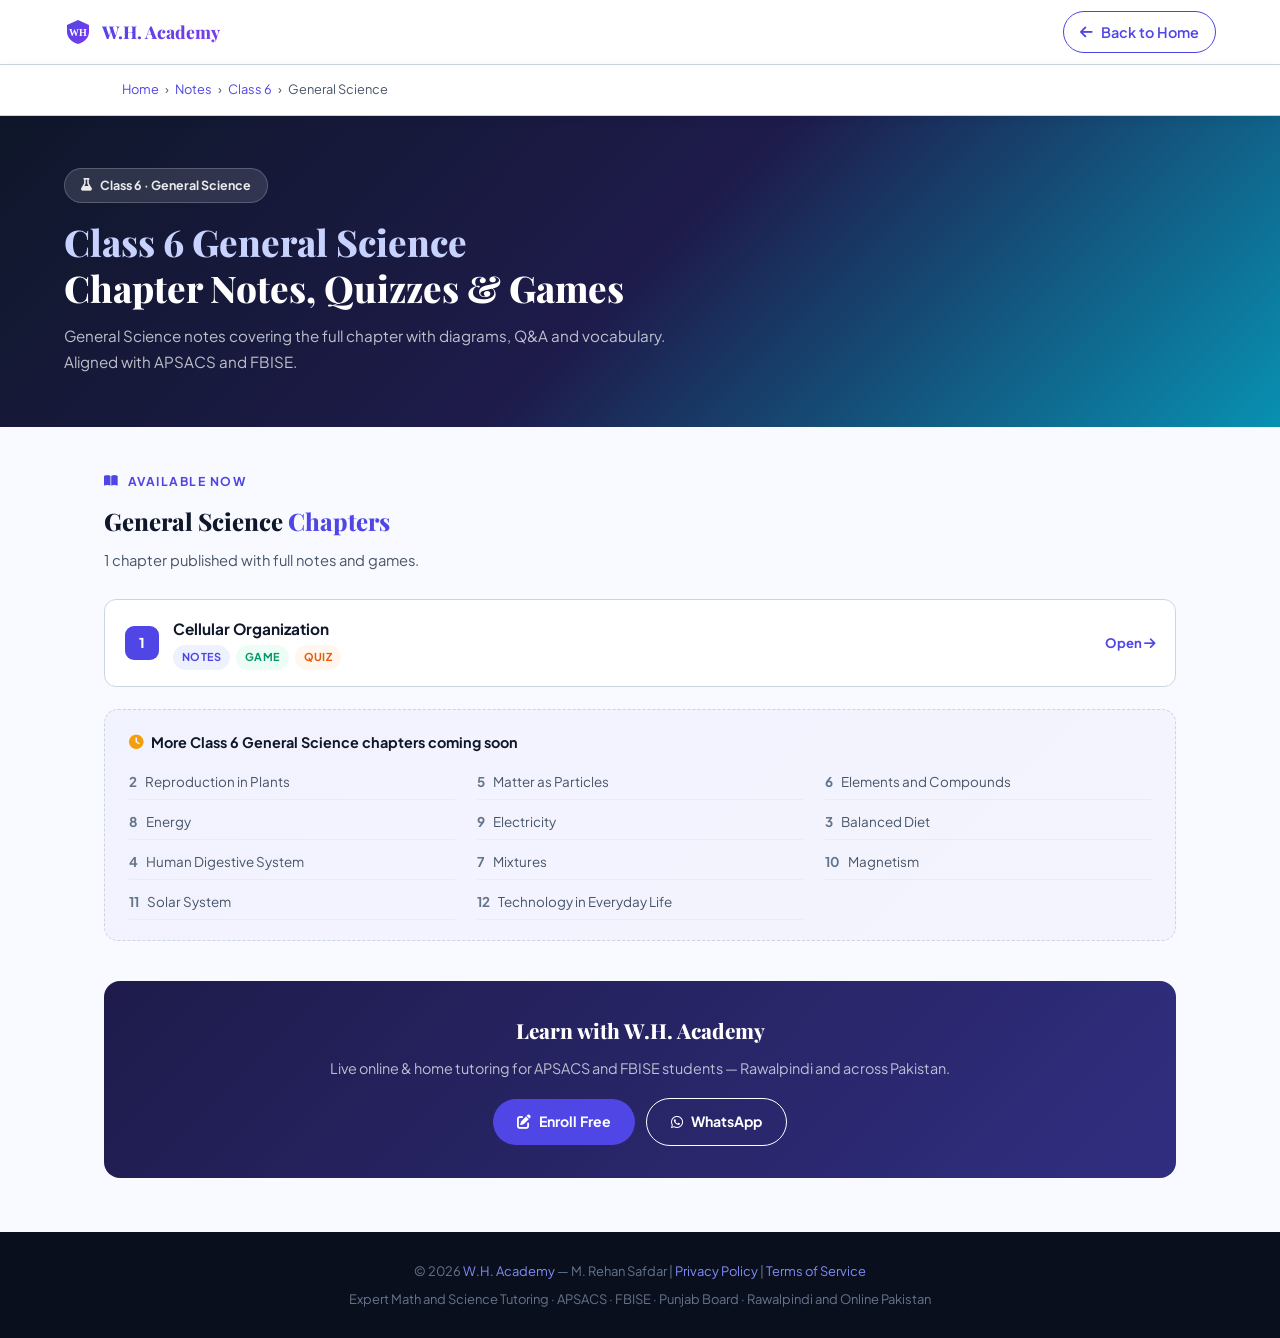
<file: notes/class-6/science/index.html>
<!DOCTYPE html><html lang="en"><head><meta charset="UTF-8">
<meta name="viewport" content="width=device-width,initial-scale=1.0">
<title>Class 6 General Science — Chapter Notes, Quizzes &amp; Games | W.H. Academy</title>
<meta name="description" content="Free Class 6 General Science chapter notes, quizzes and learning games. APSACS and FBISE aligned. By W.H. Academy.">
<meta name="robots" content="index,follow,max-image-preview:large">
<meta name="author" content="M. Rehan Safdar — W.H. Academy">
<link rel="canonical" href="https://whacademypk.com/notes/class-6/science/">
<meta property="og:title" content="Class 6 General Science — Chapter Notes, Quizzes &amp; Games | W.H. Academy">
<meta property="og:description" content="Free Class 6 General Science chapter notes, quizzes and learning games. APSACS and FBISE aligned. By W.H. Academy.">
<meta property="og:type" content="website">
<meta property="og:url" content="https://whacademypk.com/notes/class-6/science/">
<meta property="og:site_name" content="W.H. Academy">
<link rel="preconnect" href="https://fonts.googleapis.com"><link rel="preconnect" href="https://fonts.gstatic.com" crossorigin>
<link href="https://fonts.googleapis.com/css2?family=Plus+Jakarta+Sans:wght@400;500;600;700;800&family=Playfair+Display:wght@700;800&display=swap" rel="stylesheet">
<link rel="stylesheet" href="https://cdnjs.cloudflare.com/ajax/libs/font-awesome/6.5.0/css/all.min.css" referrerpolicy="no-referrer">
<script type="application/ld+json">{"@context": "https://schema.org", "@type": "BreadcrumbList", "itemListElement": [{"@type": "ListItem", "position": 1, "name": "Home", "item": "https://whacademypk.com/"}, {"@type": "ListItem", "position": 2, "name": "Notes", "item": "https://whacademypk.com/notes/"}, {"@type": "ListItem", "position": 3, "name": "Class 6", "item": "https://whacademypk.com/notes/class-6/"}, {"@type": "ListItem", "position": 4, "name": "General Science", "item": ""}]}</script>
<style>*{box-sizing:border-box;margin:0;padding:0}
:root{--primary:#4f46e5;--secondary:#7c3aed;--bg:#f8faff;--card:#fff;--border:#cbd5e1;--text-dark:#0f172a;--text-body:#334155;--text-muted:#475569;--font-body:'Plus Jakarta Sans',sans-serif;--font-display:'Playfair Display',serif;--radius:16px;--shadow:0 6px 22px rgba(15,23,42,.11)}
body{font-family:var(--font-body);background:var(--bg);color:var(--text-body);line-height:1.7}
.skip-link{position:absolute;top:-100px;left:0;background:var(--primary);color:#fff;padding:10px 20px;z-index:9999;border-radius:0 0 8px 0;font-weight:700}
.skip-link:focus{top:0}
nav{background:#fff;border-bottom:1px solid var(--border);padding:0 5%;position:sticky;top:0;z-index:100;box-shadow:0 2px 12px rgba(0,0,0,.06)}
.nav-inner{max-width:1200px;margin:0 auto;display:flex;align-items:center;justify-content:space-between;height:64px}
.nav-brand{display:flex;align-items:center;gap:10px;text-decoration:none}
.nav-brand-text{font-family:var(--font-display);font-size:1.1rem;font-weight:800;background:linear-gradient(135deg,var(--primary),var(--secondary));-webkit-background-clip:text;-webkit-text-fill-color:transparent;background-clip:text}
.nav-back{display:flex;align-items:center;gap:8px;text-decoration:none;color:var(--primary);font-weight:600;font-size:.9rem;padding:8px 16px;border:1.5px solid var(--primary);border-radius:50px;transition:all .2s}
.nav-back:hover{background:var(--primary);color:#fff}
.breadcrumb{max-width:1200px;margin:0 auto;padding:14px 5%;font-size:.8rem;color:var(--text-muted);display:flex;align-items:center;gap:6px;flex-wrap:wrap}
.breadcrumb a{color:var(--primary);text-decoration:none}.breadcrumb a:hover{text-decoration:underline}
.hero{padding:52px 5%;position:relative;overflow:hidden}
.hero-inner{max-width:1200px;margin:0 auto;position:relative;z-index:1}
.hero-badge{display:inline-flex;align-items:center;gap:8px;background:rgba(255,255,255,.12);color:rgba(255,255,255,.9);border:1px solid rgba(255,255,255,.2);border-radius:50px;padding:6px 16px;font-size:.78rem;font-weight:700;margin-bottom:16px}
.hero h1{font-family:var(--font-display);font-size:clamp(1.6rem,4vw,2.3rem);font-weight:800;color:#fff;line-height:1.25;margin-bottom:12px}
.hero h1 span{color:#c7d2fe}
.hero-sub{color:rgba(255,255,255,.72);font-size:.95rem;max-width:640px}
main{max-width:1200px;margin:0 auto;padding:44px 5%}
.section-label{display:flex;align-items:center;gap:8px;font-size:.76rem;font-weight:700;text-transform:uppercase;letter-spacing:1.5px;margin-bottom:10px;color:var(--primary)}
.section-title{font-family:var(--font-display);font-size:1.5rem;font-weight:800;color:var(--text-dark);margin-bottom:6px}
.section-title span{color:var(--primary)}
.section-sub{color:var(--text-muted);font-size:.92rem;margin-bottom:26px}
.grid{display:grid;grid-template-columns:repeat(auto-fit,minmax(260px,1fr));gap:16px;margin-bottom:20px}
.card{display:block;background:var(--card);border:1px solid var(--border);border-radius:14px;padding:22px;text-decoration:none;color:inherit;box-shadow:var(--shadow);transition:transform .2s,box-shadow .2s}
.card:hover{transform:translateY(-4px);box-shadow:0 10px 30px rgba(79,70,229,.16)}
.card-ico{width:46px;height:46px;border-radius:12px;background:linear-gradient(135deg,rgba(79,70,229,.12),rgba(124,58,237,.08));display:flex;align-items:center;justify-content:center;color:var(--primary);font-size:1.2rem;margin-bottom:14px}
.card h3{font-size:1.05rem;font-weight:700;color:var(--text-dark);margin-bottom:5px;font-family:var(--font-display)}
.card p{font-size:.85rem;color:var(--text-muted)}
.card .meta{margin-top:12px;font-size:.78rem;font-weight:700;color:var(--primary)}
.chap{display:flex;align-items:center;justify-content:space-between;gap:14px;background:var(--card);border:1px solid var(--border);border-radius:12px;padding:16px 20px;margin-bottom:10px;text-decoration:none;color:inherit;transition:box-shadow .2s,border-color .2s}
.chap:hover{box-shadow:0 6px 18px rgba(79,70,229,.12);border-color:var(--primary)}
.chap-n{width:34px;height:34px;flex-shrink:0;border-radius:9px;background:var(--primary);color:#fff;display:flex;align-items:center;justify-content:center;font-weight:800;font-size:.85rem}
.chap-body{flex:1}
.chap-body h4{font-size:.96rem;font-weight:700;color:var(--text-dark);margin-bottom:3px}
.badges{display:flex;gap:6px;flex-wrap:wrap}
.badge{font-size:.68rem;font-weight:700;padding:3px 9px;border-radius:50px;text-transform:uppercase;letter-spacing:.4px}
.b-notes{background:#eef2ff;color:#4f46e5}.b-game{background:#ecfdf5;color:#059669}.b-quiz{background:#fff7ed;color:#ea580c}
.chap-cta{color:var(--primary);font-weight:700;font-size:.82rem;white-space:nowrap}
.soon-wrap{margin-top:22px;background:linear-gradient(135deg,rgba(79,70,229,.04),rgba(124,58,237,.03));border:1px dashed var(--border);border-radius:14px;padding:20px 24px}
.soon-wrap h3{font-size:.9rem;font-weight:700;color:var(--text-dark);margin-bottom:12px;display:flex;align-items:center;gap:8px}
.soon-list{display:grid;grid-template-columns:repeat(auto-fill,minmax(240px,1fr));gap:6px 22px}
.soon-item{font-size:.84rem;color:var(--text-muted);padding:5px 0;border-bottom:1px solid rgba(226,232,240,.6);display:flex;gap:8px}
.soon-item span{color:#64748b;font-weight:700}
.enroll-box{background:linear-gradient(135deg,#1e1b4b,#312e81);border-radius:var(--radius);padding:32px;text-align:center;margin-top:40px}
.enroll-box h2{font-family:var(--font-display);font-size:1.3rem;color:#fff;font-weight:800;margin-bottom:8px}
.enroll-box p{color:rgba(255,255,255,.7);margin-bottom:18px;font-size:.9rem}
.btn{display:inline-flex;align-items:center;gap:8px;background:var(--primary);color:#fff;font-weight:700;font-size:.88rem;padding:11px 24px;border-radius:50px;text-decoration:none}
.btn-wa{background:transparent;border:1.5px solid #fff;margin-left:8px}
footer{background:#0a0f1e;padding:28px 5%;text-align:center;margin-top:10px}
footer p{color:#64748b;font-size:.81rem}footer a{color:#818cf8;text-decoration:none}
@media(max-width:600px){.hero h1{font-size:1.5rem}}</style><script type="application/ld+json">{"@context": "https://schema.org", "@type": "ItemList", "name": "Class 6 General Science Chapters", "itemListElement": [{"@type": "ListItem", "position": 1, "name": "Cellular Organization", "url": "https://whacademypk.com/notes/class-6/science/cellular-organization.html"}]}</script></head><body>
<a href="#main" class="skip-link">Skip to main content</a><nav aria-label="Page navigation"><div class="nav-inner">
<a href="https://whacademypk.com/" class="nav-brand" aria-label="W.H. Academy Homepage">
<svg width="28" height="28" viewBox="0 0 28 28" fill="none" role="img" aria-label="W.H. Academy logo"><path d="M14 2L3 7V14C3 19.55 7.84 24.74 14 26C20.16 24.74 25 19.55 25 14V7L14 2Z" fill="url(#sg)"/><text x="14" y="18" text-anchor="middle" font-family="serif" font-size="10" font-weight="bold" fill="white">WH</text><defs><linearGradient id="sg" x1="0" y1="0" x2="1" y2="1"><stop stop-color="#4f46e5"/><stop offset="1" stop-color="#7c3aed"/></linearGradient></defs></svg>
<span class="nav-brand-text">W.H. Academy</span></a>
<a href="https://whacademypk.com/" class="nav-back" aria-label="Back to homepage"><i class="fas fa-arrow-left" aria-hidden="true"></i> Back to Home</a>
</div></nav><nav aria-label="Breadcrumb"><div class="breadcrumb"><a href="https://whacademypk.com/">Home</a><span aria-hidden="true">›</span><a href="https://whacademypk.com/notes/">Notes</a><span aria-hidden="true">›</span><a href="https://whacademypk.com/notes/class-6/">Class 6</a><span aria-hidden="true">›</span><span aria-current="page">General Science</span></div></nav>
<header class="hero" style="background:linear-gradient(135deg,#0f172a 0%,#1e1b4b 50%,#0891b2 100%)" role="banner"><div class="hero-inner">
<div class="hero-badge"><i class="fas fa-flask"></i> Class 6 · General Science</div>
<h1><span>Class 6 General Science</span><br>Chapter Notes, Quizzes &amp; Games</h1>
<p class="hero-sub">General Science notes covering the full chapter with diagrams, Q&amp;A and vocabulary. Aligned with APSACS and FBISE.</p></div></header>
<main id="main">
<div class="section-label"><i class="fas fa-book-open"></i> Available Now</div>
<h2 class="section-title">General Science <span>Chapters</span></h2>
<p class="section-sub">1 chapter published with full notes and games.</p>
<a class="chap" href="https://whacademypk.com/notes/class-6/science/cellular-organization.html">
<div class="chap-n">1</div>
<div class="chap-body"><h4>Cellular Organization</h4><div class="badges"><span class="badge b-notes">Notes</span><span class="badge b-game">Game</span><span class="badge b-quiz">Quiz</span></div></div>
<span class="chap-cta">Open <i class="fas fa-arrow-right"></i></span></a><div class="soon-wrap"><h3><i class="fas fa-clock" style="color:#f59e0b"></i> More Class 6 General Science chapters coming soon</h3><div class="soon-list"><div class="soon-item"><span>2</span>Reproduction in Plants</div><div class="soon-item"><span>5</span>Matter as Particles</div><div class="soon-item"><span>6</span>Elements and Compounds</div><div class="soon-item"><span>8</span>Energy</div><div class="soon-item"><span>9</span>Electricity</div><div class="soon-item"><span>3</span>Balanced Diet</div><div class="soon-item"><span>4</span>Human Digestive System</div><div class="soon-item"><span>7</span>Mixtures</div><div class="soon-item"><span>10</span>Magnetism</div><div class="soon-item"><span>11</span>Solar System</div><div class="soon-item"><span>12</span>Technology in Everyday Life</div></div></div><div class="enroll-box"><h2>Learn with W.H. Academy</h2>
<p>Live online &amp; home tutoring for APSACS and FBISE students — Rawalpindi and across Pakistan.</p>
<a href="https://whacademypk.com/#enroll" class="btn"><i class="fas fa-pen-to-square" aria-hidden="true"></i> Enroll Free</a>
<a href="https://wa.me/923295215703" class="btn btn-wa"><i class="fab fa-whatsapp" aria-hidden="true"></i> WhatsApp</a></div></main><footer role="contentinfo">
<p>&copy; 2026 <a href="https://whacademypk.com/">W.H. Academy</a> — M. Rehan Safdar |
<a href="https://whacademypk.com/privacy-policy.html">Privacy Policy</a> | <a href="https://whacademypk.com/terms.html">Terms of Service</a></p>
<p style="margin-top:6px">Expert Math and Science Tutoring · APSACS · FBISE · Punjab Board · Rawalpindi and Online Pakistan</p></footer></body></html>
</file>
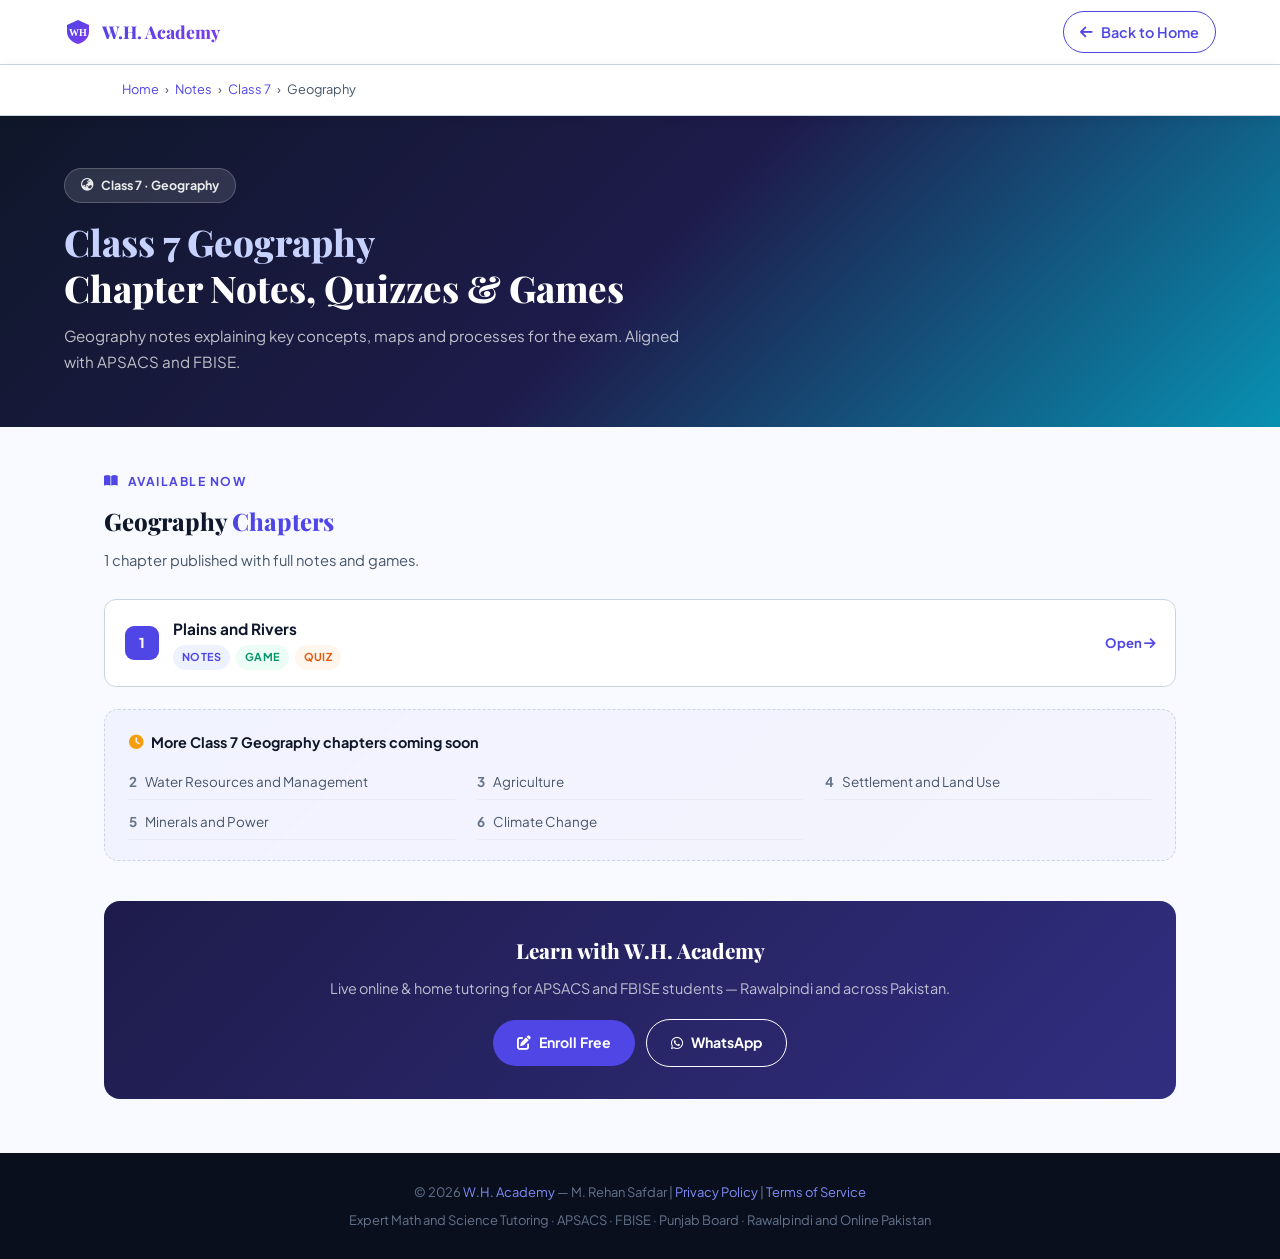
<file: notes/class-7/geography/index.html>
<!DOCTYPE html><html lang="en"><head><meta charset="UTF-8">
<meta name="viewport" content="width=device-width,initial-scale=1.0">
<title>Class 7 Geography — Chapter Notes, Quizzes &amp; Games | W.H. Academy</title>
<meta name="description" content="Free Class 7 Geography chapter notes, quizzes and learning games. APSACS and FBISE aligned. By W.H. Academy.">
<meta name="robots" content="index,follow,max-image-preview:large">
<meta name="author" content="M. Rehan Safdar — W.H. Academy">
<link rel="canonical" href="https://whacademypk.com/notes/class-7/geography/">
<meta property="og:title" content="Class 7 Geography — Chapter Notes, Quizzes &amp; Games | W.H. Academy">
<meta property="og:description" content="Free Class 7 Geography chapter notes, quizzes and learning games. APSACS and FBISE aligned. By W.H. Academy.">
<meta property="og:type" content="website">
<meta property="og:url" content="https://whacademypk.com/notes/class-7/geography/">
<meta property="og:site_name" content="W.H. Academy">
<link rel="preconnect" href="https://fonts.googleapis.com"><link rel="preconnect" href="https://fonts.gstatic.com" crossorigin>
<link href="https://fonts.googleapis.com/css2?family=Plus+Jakarta+Sans:wght@400;500;600;700;800&family=Playfair+Display:wght@700;800&display=swap" rel="stylesheet">
<link rel="stylesheet" href="https://cdnjs.cloudflare.com/ajax/libs/font-awesome/6.5.0/css/all.min.css" referrerpolicy="no-referrer">
<script type="application/ld+json">{"@context": "https://schema.org", "@type": "BreadcrumbList", "itemListElement": [{"@type": "ListItem", "position": 1, "name": "Home", "item": "https://whacademypk.com/"}, {"@type": "ListItem", "position": 2, "name": "Notes", "item": "https://whacademypk.com/notes/"}, {"@type": "ListItem", "position": 3, "name": "Class 7", "item": "https://whacademypk.com/notes/class-7/"}, {"@type": "ListItem", "position": 4, "name": "Geography", "item": ""}]}</script>
<style>*{box-sizing:border-box;margin:0;padding:0}
:root{--primary:#4f46e5;--secondary:#7c3aed;--bg:#f8faff;--card:#fff;--border:#cbd5e1;--text-dark:#0f172a;--text-body:#334155;--text-muted:#475569;--font-body:'Plus Jakarta Sans',sans-serif;--font-display:'Playfair Display',serif;--radius:16px;--shadow:0 6px 22px rgba(15,23,42,.11)}
body{font-family:var(--font-body);background:var(--bg);color:var(--text-body);line-height:1.7}
.skip-link{position:absolute;top:-100px;left:0;background:var(--primary);color:#fff;padding:10px 20px;z-index:9999;border-radius:0 0 8px 0;font-weight:700}
.skip-link:focus{top:0}
nav{background:#fff;border-bottom:1px solid var(--border);padding:0 5%;position:sticky;top:0;z-index:100;box-shadow:0 2px 12px rgba(0,0,0,.06)}
.nav-inner{max-width:1200px;margin:0 auto;display:flex;align-items:center;justify-content:space-between;height:64px}
.nav-brand{display:flex;align-items:center;gap:10px;text-decoration:none}
.nav-brand-text{font-family:var(--font-display);font-size:1.1rem;font-weight:800;background:linear-gradient(135deg,var(--primary),var(--secondary));-webkit-background-clip:text;-webkit-text-fill-color:transparent;background-clip:text}
.nav-back{display:flex;align-items:center;gap:8px;text-decoration:none;color:var(--primary);font-weight:600;font-size:.9rem;padding:8px 16px;border:1.5px solid var(--primary);border-radius:50px;transition:all .2s}
.nav-back:hover{background:var(--primary);color:#fff}
.breadcrumb{max-width:1200px;margin:0 auto;padding:14px 5%;font-size:.8rem;color:var(--text-muted);display:flex;align-items:center;gap:6px;flex-wrap:wrap}
.breadcrumb a{color:var(--primary);text-decoration:none}.breadcrumb a:hover{text-decoration:underline}
.hero{padding:52px 5%;position:relative;overflow:hidden}
.hero-inner{max-width:1200px;margin:0 auto;position:relative;z-index:1}
.hero-badge{display:inline-flex;align-items:center;gap:8px;background:rgba(255,255,255,.12);color:rgba(255,255,255,.9);border:1px solid rgba(255,255,255,.2);border-radius:50px;padding:6px 16px;font-size:.78rem;font-weight:700;margin-bottom:16px}
.hero h1{font-family:var(--font-display);font-size:clamp(1.6rem,4vw,2.3rem);font-weight:800;color:#fff;line-height:1.25;margin-bottom:12px}
.hero h1 span{color:#c7d2fe}
.hero-sub{color:rgba(255,255,255,.72);font-size:.95rem;max-width:640px}
main{max-width:1200px;margin:0 auto;padding:44px 5%}
.section-label{display:flex;align-items:center;gap:8px;font-size:.76rem;font-weight:700;text-transform:uppercase;letter-spacing:1.5px;margin-bottom:10px;color:var(--primary)}
.section-title{font-family:var(--font-display);font-size:1.5rem;font-weight:800;color:var(--text-dark);margin-bottom:6px}
.section-title span{color:var(--primary)}
.section-sub{color:var(--text-muted);font-size:.92rem;margin-bottom:26px}
.grid{display:grid;grid-template-columns:repeat(auto-fit,minmax(260px,1fr));gap:16px;margin-bottom:20px}
.card{display:block;background:var(--card);border:1px solid var(--border);border-radius:14px;padding:22px;text-decoration:none;color:inherit;box-shadow:var(--shadow);transition:transform .2s,box-shadow .2s}
.card:hover{transform:translateY(-4px);box-shadow:0 10px 30px rgba(79,70,229,.16)}
.card-ico{width:46px;height:46px;border-radius:12px;background:linear-gradient(135deg,rgba(79,70,229,.12),rgba(124,58,237,.08));display:flex;align-items:center;justify-content:center;color:var(--primary);font-size:1.2rem;margin-bottom:14px}
.card h3{font-size:1.05rem;font-weight:700;color:var(--text-dark);margin-bottom:5px;font-family:var(--font-display)}
.card p{font-size:.85rem;color:var(--text-muted)}
.card .meta{margin-top:12px;font-size:.78rem;font-weight:700;color:var(--primary)}
.chap{display:flex;align-items:center;justify-content:space-between;gap:14px;background:var(--card);border:1px solid var(--border);border-radius:12px;padding:16px 20px;margin-bottom:10px;text-decoration:none;color:inherit;transition:box-shadow .2s,border-color .2s}
.chap:hover{box-shadow:0 6px 18px rgba(79,70,229,.12);border-color:var(--primary)}
.chap-n{width:34px;height:34px;flex-shrink:0;border-radius:9px;background:var(--primary);color:#fff;display:flex;align-items:center;justify-content:center;font-weight:800;font-size:.85rem}
.chap-body{flex:1}
.chap-body h4{font-size:.96rem;font-weight:700;color:var(--text-dark);margin-bottom:3px}
.badges{display:flex;gap:6px;flex-wrap:wrap}
.badge{font-size:.68rem;font-weight:700;padding:3px 9px;border-radius:50px;text-transform:uppercase;letter-spacing:.4px}
.b-notes{background:#eef2ff;color:#4f46e5}.b-game{background:#ecfdf5;color:#059669}.b-quiz{background:#fff7ed;color:#ea580c}
.chap-cta{color:var(--primary);font-weight:700;font-size:.82rem;white-space:nowrap}
.soon-wrap{margin-top:22px;background:linear-gradient(135deg,rgba(79,70,229,.04),rgba(124,58,237,.03));border:1px dashed var(--border);border-radius:14px;padding:20px 24px}
.soon-wrap h3{font-size:.9rem;font-weight:700;color:var(--text-dark);margin-bottom:12px;display:flex;align-items:center;gap:8px}
.soon-list{display:grid;grid-template-columns:repeat(auto-fill,minmax(240px,1fr));gap:6px 22px}
.soon-item{font-size:.84rem;color:var(--text-muted);padding:5px 0;border-bottom:1px solid rgba(226,232,240,.6);display:flex;gap:8px}
.soon-item span{color:#64748b;font-weight:700}
.enroll-box{background:linear-gradient(135deg,#1e1b4b,#312e81);border-radius:var(--radius);padding:32px;text-align:center;margin-top:40px}
.enroll-box h2{font-family:var(--font-display);font-size:1.3rem;color:#fff;font-weight:800;margin-bottom:8px}
.enroll-box p{color:rgba(255,255,255,.7);margin-bottom:18px;font-size:.9rem}
.btn{display:inline-flex;align-items:center;gap:8px;background:var(--primary);color:#fff;font-weight:700;font-size:.88rem;padding:11px 24px;border-radius:50px;text-decoration:none}
.btn-wa{background:transparent;border:1.5px solid #fff;margin-left:8px}
footer{background:#0a0f1e;padding:28px 5%;text-align:center;margin-top:10px}
footer p{color:#64748b;font-size:.81rem}footer a{color:#818cf8;text-decoration:none}
@media(max-width:600px){.hero h1{font-size:1.5rem}}</style><script type="application/ld+json">{"@context": "https://schema.org", "@type": "ItemList", "name": "Class 7 Geography Chapters", "itemListElement": [{"@type": "ListItem", "position": 1, "name": "Plains and Rivers", "url": "https://whacademypk.com/notes/class-7/geography/plains-rivers.html"}]}</script></head><body>
<a href="#main" class="skip-link">Skip to main content</a><nav aria-label="Page navigation"><div class="nav-inner">
<a href="https://whacademypk.com/" class="nav-brand" aria-label="W.H. Academy Homepage">
<svg width="28" height="28" viewBox="0 0 28 28" fill="none" role="img" aria-label="W.H. Academy logo"><path d="M14 2L3 7V14C3 19.55 7.84 24.74 14 26C20.16 24.74 25 19.55 25 14V7L14 2Z" fill="url(#sg)"/><text x="14" y="18" text-anchor="middle" font-family="serif" font-size="10" font-weight="bold" fill="white">WH</text><defs><linearGradient id="sg" x1="0" y1="0" x2="1" y2="1"><stop stop-color="#4f46e5"/><stop offset="1" stop-color="#7c3aed"/></linearGradient></defs></svg>
<span class="nav-brand-text">W.H. Academy</span></a>
<a href="https://whacademypk.com/" class="nav-back" aria-label="Back to homepage"><i class="fas fa-arrow-left" aria-hidden="true"></i> Back to Home</a>
</div></nav><nav aria-label="Breadcrumb"><div class="breadcrumb"><a href="https://whacademypk.com/">Home</a><span aria-hidden="true">›</span><a href="https://whacademypk.com/notes/">Notes</a><span aria-hidden="true">›</span><a href="https://whacademypk.com/notes/class-7/">Class 7</a><span aria-hidden="true">›</span><span aria-current="page">Geography</span></div></nav>
<header class="hero" style="background:linear-gradient(135deg,#0f172a 0%,#1e1b4b 50%,#0891b2 100%)" role="banner"><div class="hero-inner">
<div class="hero-badge"><i class="fas fa-earth-asia"></i> Class 7 · Geography</div>
<h1><span>Class 7 Geography</span><br>Chapter Notes, Quizzes &amp; Games</h1>
<p class="hero-sub">Geography notes explaining key concepts, maps and processes for the exam. Aligned with APSACS and FBISE.</p></div></header>
<main id="main">
<div class="section-label"><i class="fas fa-book-open"></i> Available Now</div>
<h2 class="section-title">Geography <span>Chapters</span></h2>
<p class="section-sub">1 chapter published with full notes and games.</p>
<a class="chap" href="https://whacademypk.com/notes/class-7/geography/plains-rivers.html">
<div class="chap-n">1</div>
<div class="chap-body"><h4>Plains and Rivers</h4><div class="badges"><span class="badge b-notes">Notes</span><span class="badge b-game">Game</span><span class="badge b-quiz">Quiz</span></div></div>
<span class="chap-cta">Open <i class="fas fa-arrow-right"></i></span></a><div class="soon-wrap"><h3><i class="fas fa-clock" style="color:#f59e0b"></i> More Class 7 Geography chapters coming soon</h3><div class="soon-list"><div class="soon-item"><span>2</span>Water Resources and Management</div><div class="soon-item"><span>3</span>Agriculture</div><div class="soon-item"><span>4</span>Settlement and Land Use</div><div class="soon-item"><span>5</span>Minerals and Power</div><div class="soon-item"><span>6</span>Climate Change</div></div></div><div class="enroll-box"><h2>Learn with W.H. Academy</h2>
<p>Live online &amp; home tutoring for APSACS and FBISE students — Rawalpindi and across Pakistan.</p>
<a href="https://whacademypk.com/#enroll" class="btn"><i class="fas fa-pen-to-square" aria-hidden="true"></i> Enroll Free</a>
<a href="https://wa.me/923295215703" class="btn btn-wa"><i class="fab fa-whatsapp" aria-hidden="true"></i> WhatsApp</a></div></main><footer role="contentinfo">
<p>&copy; 2026 <a href="https://whacademypk.com/">W.H. Academy</a> — M. Rehan Safdar |
<a href="https://whacademypk.com/privacy-policy.html">Privacy Policy</a> | <a href="https://whacademypk.com/terms.html">Terms of Service</a></p>
<p style="margin-top:6px">Expert Math and Science Tutoring · APSACS · FBISE · Punjab Board · Rawalpindi and Online Pakistan</p></footer></body></html>
</file>
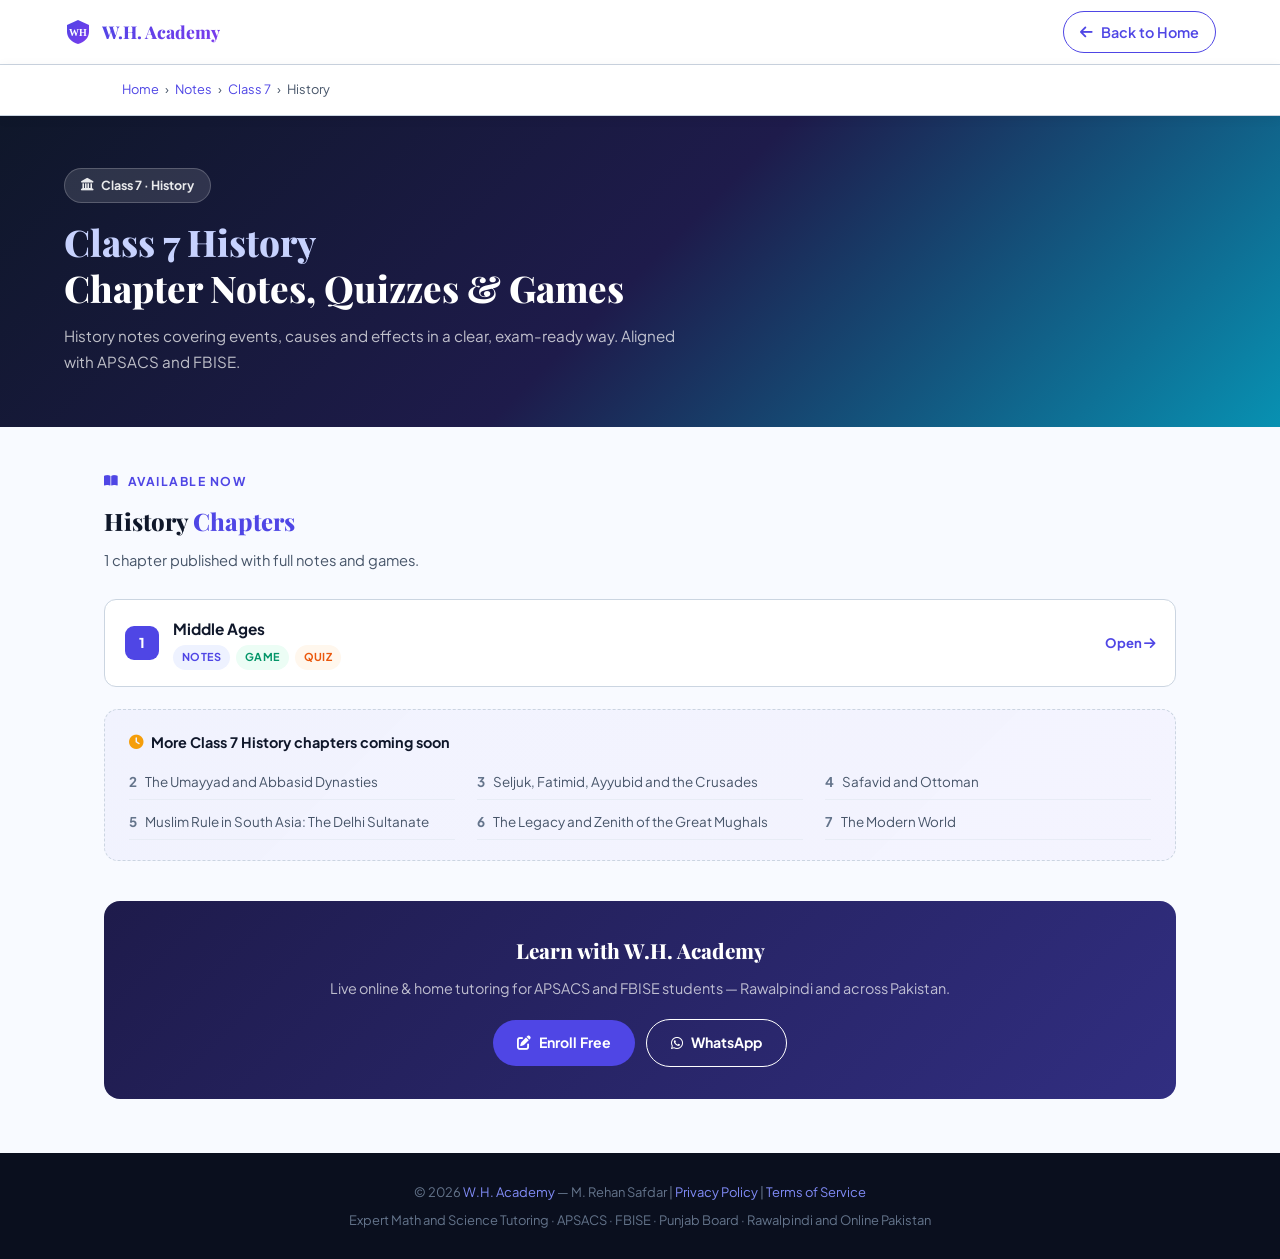
<file: notes/class-7/history/index.html>
<!DOCTYPE html><html lang="en"><head><meta charset="UTF-8">
<meta name="viewport" content="width=device-width,initial-scale=1.0">
<title>Class 7 History — Chapter Notes, Quizzes &amp; Games | W.H. Academy</title>
<meta name="description" content="Free Class 7 History chapter notes, quizzes and learning games. APSACS and FBISE aligned. By W.H. Academy.">
<meta name="robots" content="index,follow,max-image-preview:large">
<meta name="author" content="M. Rehan Safdar — W.H. Academy">
<link rel="canonical" href="https://whacademypk.com/notes/class-7/history/">
<meta property="og:title" content="Class 7 History — Chapter Notes, Quizzes &amp; Games | W.H. Academy">
<meta property="og:description" content="Free Class 7 History chapter notes, quizzes and learning games. APSACS and FBISE aligned. By W.H. Academy.">
<meta property="og:type" content="website">
<meta property="og:url" content="https://whacademypk.com/notes/class-7/history/">
<meta property="og:site_name" content="W.H. Academy">
<link rel="preconnect" href="https://fonts.googleapis.com"><link rel="preconnect" href="https://fonts.gstatic.com" crossorigin>
<link href="https://fonts.googleapis.com/css2?family=Plus+Jakarta+Sans:wght@400;500;600;700;800&family=Playfair+Display:wght@700;800&display=swap" rel="stylesheet">
<link rel="stylesheet" href="https://cdnjs.cloudflare.com/ajax/libs/font-awesome/6.5.0/css/all.min.css" referrerpolicy="no-referrer">
<script type="application/ld+json">{"@context": "https://schema.org", "@type": "BreadcrumbList", "itemListElement": [{"@type": "ListItem", "position": 1, "name": "Home", "item": "https://whacademypk.com/"}, {"@type": "ListItem", "position": 2, "name": "Notes", "item": "https://whacademypk.com/notes/"}, {"@type": "ListItem", "position": 3, "name": "Class 7", "item": "https://whacademypk.com/notes/class-7/"}, {"@type": "ListItem", "position": 4, "name": "History", "item": ""}]}</script>
<style>*{box-sizing:border-box;margin:0;padding:0}
:root{--primary:#4f46e5;--secondary:#7c3aed;--bg:#f8faff;--card:#fff;--border:#cbd5e1;--text-dark:#0f172a;--text-body:#334155;--text-muted:#475569;--font-body:'Plus Jakarta Sans',sans-serif;--font-display:'Playfair Display',serif;--radius:16px;--shadow:0 6px 22px rgba(15,23,42,.11)}
body{font-family:var(--font-body);background:var(--bg);color:var(--text-body);line-height:1.7}
.skip-link{position:absolute;top:-100px;left:0;background:var(--primary);color:#fff;padding:10px 20px;z-index:9999;border-radius:0 0 8px 0;font-weight:700}
.skip-link:focus{top:0}
nav{background:#fff;border-bottom:1px solid var(--border);padding:0 5%;position:sticky;top:0;z-index:100;box-shadow:0 2px 12px rgba(0,0,0,.06)}
.nav-inner{max-width:1200px;margin:0 auto;display:flex;align-items:center;justify-content:space-between;height:64px}
.nav-brand{display:flex;align-items:center;gap:10px;text-decoration:none}
.nav-brand-text{font-family:var(--font-display);font-size:1.1rem;font-weight:800;background:linear-gradient(135deg,var(--primary),var(--secondary));-webkit-background-clip:text;-webkit-text-fill-color:transparent;background-clip:text}
.nav-back{display:flex;align-items:center;gap:8px;text-decoration:none;color:var(--primary);font-weight:600;font-size:.9rem;padding:8px 16px;border:1.5px solid var(--primary);border-radius:50px;transition:all .2s}
.nav-back:hover{background:var(--primary);color:#fff}
.breadcrumb{max-width:1200px;margin:0 auto;padding:14px 5%;font-size:.8rem;color:var(--text-muted);display:flex;align-items:center;gap:6px;flex-wrap:wrap}
.breadcrumb a{color:var(--primary);text-decoration:none}.breadcrumb a:hover{text-decoration:underline}
.hero{padding:52px 5%;position:relative;overflow:hidden}
.hero-inner{max-width:1200px;margin:0 auto;position:relative;z-index:1}
.hero-badge{display:inline-flex;align-items:center;gap:8px;background:rgba(255,255,255,.12);color:rgba(255,255,255,.9);border:1px solid rgba(255,255,255,.2);border-radius:50px;padding:6px 16px;font-size:.78rem;font-weight:700;margin-bottom:16px}
.hero h1{font-family:var(--font-display);font-size:clamp(1.6rem,4vw,2.3rem);font-weight:800;color:#fff;line-height:1.25;margin-bottom:12px}
.hero h1 span{color:#c7d2fe}
.hero-sub{color:rgba(255,255,255,.72);font-size:.95rem;max-width:640px}
main{max-width:1200px;margin:0 auto;padding:44px 5%}
.section-label{display:flex;align-items:center;gap:8px;font-size:.76rem;font-weight:700;text-transform:uppercase;letter-spacing:1.5px;margin-bottom:10px;color:var(--primary)}
.section-title{font-family:var(--font-display);font-size:1.5rem;font-weight:800;color:var(--text-dark);margin-bottom:6px}
.section-title span{color:var(--primary)}
.section-sub{color:var(--text-muted);font-size:.92rem;margin-bottom:26px}
.grid{display:grid;grid-template-columns:repeat(auto-fit,minmax(260px,1fr));gap:16px;margin-bottom:20px}
.card{display:block;background:var(--card);border:1px solid var(--border);border-radius:14px;padding:22px;text-decoration:none;color:inherit;box-shadow:var(--shadow);transition:transform .2s,box-shadow .2s}
.card:hover{transform:translateY(-4px);box-shadow:0 10px 30px rgba(79,70,229,.16)}
.card-ico{width:46px;height:46px;border-radius:12px;background:linear-gradient(135deg,rgba(79,70,229,.12),rgba(124,58,237,.08));display:flex;align-items:center;justify-content:center;color:var(--primary);font-size:1.2rem;margin-bottom:14px}
.card h3{font-size:1.05rem;font-weight:700;color:var(--text-dark);margin-bottom:5px;font-family:var(--font-display)}
.card p{font-size:.85rem;color:var(--text-muted)}
.card .meta{margin-top:12px;font-size:.78rem;font-weight:700;color:var(--primary)}
.chap{display:flex;align-items:center;justify-content:space-between;gap:14px;background:var(--card);border:1px solid var(--border);border-radius:12px;padding:16px 20px;margin-bottom:10px;text-decoration:none;color:inherit;transition:box-shadow .2s,border-color .2s}
.chap:hover{box-shadow:0 6px 18px rgba(79,70,229,.12);border-color:var(--primary)}
.chap-n{width:34px;height:34px;flex-shrink:0;border-radius:9px;background:var(--primary);color:#fff;display:flex;align-items:center;justify-content:center;font-weight:800;font-size:.85rem}
.chap-body{flex:1}
.chap-body h4{font-size:.96rem;font-weight:700;color:var(--text-dark);margin-bottom:3px}
.badges{display:flex;gap:6px;flex-wrap:wrap}
.badge{font-size:.68rem;font-weight:700;padding:3px 9px;border-radius:50px;text-transform:uppercase;letter-spacing:.4px}
.b-notes{background:#eef2ff;color:#4f46e5}.b-game{background:#ecfdf5;color:#059669}.b-quiz{background:#fff7ed;color:#ea580c}
.chap-cta{color:var(--primary);font-weight:700;font-size:.82rem;white-space:nowrap}
.soon-wrap{margin-top:22px;background:linear-gradient(135deg,rgba(79,70,229,.04),rgba(124,58,237,.03));border:1px dashed var(--border);border-radius:14px;padding:20px 24px}
.soon-wrap h3{font-size:.9rem;font-weight:700;color:var(--text-dark);margin-bottom:12px;display:flex;align-items:center;gap:8px}
.soon-list{display:grid;grid-template-columns:repeat(auto-fill,minmax(240px,1fr));gap:6px 22px}
.soon-item{font-size:.84rem;color:var(--text-muted);padding:5px 0;border-bottom:1px solid rgba(226,232,240,.6);display:flex;gap:8px}
.soon-item span{color:#64748b;font-weight:700}
.enroll-box{background:linear-gradient(135deg,#1e1b4b,#312e81);border-radius:var(--radius);padding:32px;text-align:center;margin-top:40px}
.enroll-box h2{font-family:var(--font-display);font-size:1.3rem;color:#fff;font-weight:800;margin-bottom:8px}
.enroll-box p{color:rgba(255,255,255,.7);margin-bottom:18px;font-size:.9rem}
.btn{display:inline-flex;align-items:center;gap:8px;background:var(--primary);color:#fff;font-weight:700;font-size:.88rem;padding:11px 24px;border-radius:50px;text-decoration:none}
.btn-wa{background:transparent;border:1.5px solid #fff;margin-left:8px}
footer{background:#0a0f1e;padding:28px 5%;text-align:center;margin-top:10px}
footer p{color:#64748b;font-size:.81rem}footer a{color:#818cf8;text-decoration:none}
@media(max-width:600px){.hero h1{font-size:1.5rem}}</style><script type="application/ld+json">{"@context": "https://schema.org", "@type": "ItemList", "name": "Class 7 History Chapters", "itemListElement": [{"@type": "ListItem", "position": 1, "name": "Middle Ages", "url": "https://whacademypk.com/notes/class-7/history/middle-ages.html"}]}</script></head><body>
<a href="#main" class="skip-link">Skip to main content</a><nav aria-label="Page navigation"><div class="nav-inner">
<a href="https://whacademypk.com/" class="nav-brand" aria-label="W.H. Academy Homepage">
<svg width="28" height="28" viewBox="0 0 28 28" fill="none" role="img" aria-label="W.H. Academy logo"><path d="M14 2L3 7V14C3 19.55 7.84 24.74 14 26C20.16 24.74 25 19.55 25 14V7L14 2Z" fill="url(#sg)"/><text x="14" y="18" text-anchor="middle" font-family="serif" font-size="10" font-weight="bold" fill="white">WH</text><defs><linearGradient id="sg" x1="0" y1="0" x2="1" y2="1"><stop stop-color="#4f46e5"/><stop offset="1" stop-color="#7c3aed"/></linearGradient></defs></svg>
<span class="nav-brand-text">W.H. Academy</span></a>
<a href="https://whacademypk.com/" class="nav-back" aria-label="Back to homepage"><i class="fas fa-arrow-left" aria-hidden="true"></i> Back to Home</a>
</div></nav><nav aria-label="Breadcrumb"><div class="breadcrumb"><a href="https://whacademypk.com/">Home</a><span aria-hidden="true">›</span><a href="https://whacademypk.com/notes/">Notes</a><span aria-hidden="true">›</span><a href="https://whacademypk.com/notes/class-7/">Class 7</a><span aria-hidden="true">›</span><span aria-current="page">History</span></div></nav>
<header class="hero" style="background:linear-gradient(135deg,#0f172a 0%,#1e1b4b 50%,#0891b2 100%)" role="banner"><div class="hero-inner">
<div class="hero-badge"><i class="fas fa-landmark"></i> Class 7 · History</div>
<h1><span>Class 7 History</span><br>Chapter Notes, Quizzes &amp; Games</h1>
<p class="hero-sub">History notes covering events, causes and effects in a clear, exam-ready way. Aligned with APSACS and FBISE.</p></div></header>
<main id="main">
<div class="section-label"><i class="fas fa-book-open"></i> Available Now</div>
<h2 class="section-title">History <span>Chapters</span></h2>
<p class="section-sub">1 chapter published with full notes and games.</p>
<a class="chap" href="https://whacademypk.com/notes/class-7/history/middle-ages.html">
<div class="chap-n">1</div>
<div class="chap-body"><h4>Middle Ages</h4><div class="badges"><span class="badge b-notes">Notes</span><span class="badge b-game">Game</span><span class="badge b-quiz">Quiz</span></div></div>
<span class="chap-cta">Open <i class="fas fa-arrow-right"></i></span></a><div class="soon-wrap"><h3><i class="fas fa-clock" style="color:#f59e0b"></i> More Class 7 History chapters coming soon</h3><div class="soon-list"><div class="soon-item"><span>2</span>The Umayyad and Abbasid Dynasties</div><div class="soon-item"><span>3</span>Seljuk, Fatimid, Ayyubid and the Crusades</div><div class="soon-item"><span>4</span>Safavid and Ottoman</div><div class="soon-item"><span>5</span>Muslim Rule in South Asia: The Delhi Sultanate</div><div class="soon-item"><span>6</span>The Legacy and Zenith of the Great Mughals</div><div class="soon-item"><span>7</span>The Modern World</div></div></div><div class="enroll-box"><h2>Learn with W.H. Academy</h2>
<p>Live online &amp; home tutoring for APSACS and FBISE students — Rawalpindi and across Pakistan.</p>
<a href="https://whacademypk.com/#enroll" class="btn"><i class="fas fa-pen-to-square" aria-hidden="true"></i> Enroll Free</a>
<a href="https://wa.me/923295215703" class="btn btn-wa"><i class="fab fa-whatsapp" aria-hidden="true"></i> WhatsApp</a></div></main><footer role="contentinfo">
<p>&copy; 2026 <a href="https://whacademypk.com/">W.H. Academy</a> — M. Rehan Safdar |
<a href="https://whacademypk.com/privacy-policy.html">Privacy Policy</a> | <a href="https://whacademypk.com/terms.html">Terms of Service</a></p>
<p style="margin-top:6px">Expert Math and Science Tutoring · APSACS · FBISE · Punjab Board · Rawalpindi and Online Pakistan</p></footer></body></html>
</file>
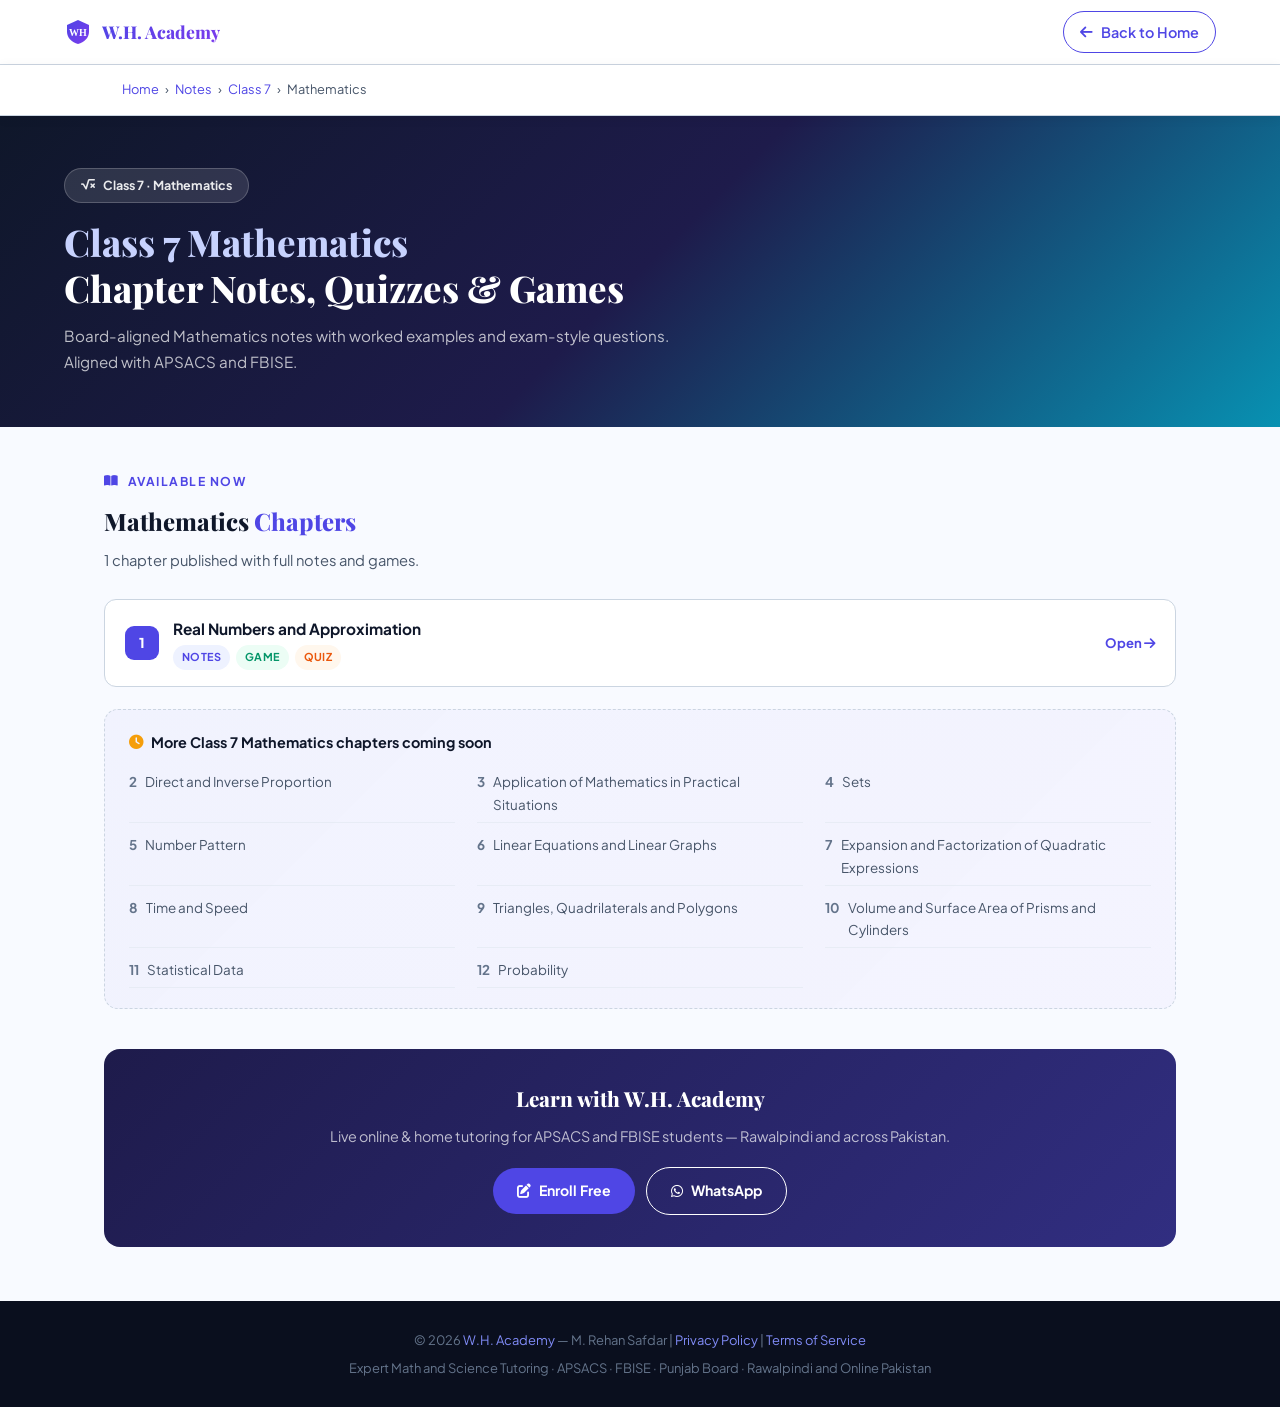
<file: notes/class-7/math/index.html>
<!DOCTYPE html><html lang="en"><head><meta charset="UTF-8">
<meta name="viewport" content="width=device-width,initial-scale=1.0">
<title>Class 7 Mathematics — Chapter Notes, Quizzes &amp; Games | W.H. Academy</title>
<meta name="description" content="Free Class 7 Mathematics chapter notes, quizzes and learning games. APSACS and FBISE aligned. By W.H. Academy.">
<meta name="robots" content="index,follow,max-image-preview:large">
<meta name="author" content="M. Rehan Safdar — W.H. Academy">
<link rel="canonical" href="https://whacademypk.com/notes/class-7/math/">
<meta property="og:title" content="Class 7 Mathematics — Chapter Notes, Quizzes &amp; Games | W.H. Academy">
<meta property="og:description" content="Free Class 7 Mathematics chapter notes, quizzes and learning games. APSACS and FBISE aligned. By W.H. Academy.">
<meta property="og:type" content="website">
<meta property="og:url" content="https://whacademypk.com/notes/class-7/math/">
<meta property="og:site_name" content="W.H. Academy">
<link rel="preconnect" href="https://fonts.googleapis.com"><link rel="preconnect" href="https://fonts.gstatic.com" crossorigin>
<link href="https://fonts.googleapis.com/css2?family=Plus+Jakarta+Sans:wght@400;500;600;700;800&family=Playfair+Display:wght@700;800&display=swap" rel="stylesheet">
<link rel="stylesheet" href="https://cdnjs.cloudflare.com/ajax/libs/font-awesome/6.5.0/css/all.min.css" referrerpolicy="no-referrer">
<script type="application/ld+json">{"@context": "https://schema.org", "@type": "BreadcrumbList", "itemListElement": [{"@type": "ListItem", "position": 1, "name": "Home", "item": "https://whacademypk.com/"}, {"@type": "ListItem", "position": 2, "name": "Notes", "item": "https://whacademypk.com/notes/"}, {"@type": "ListItem", "position": 3, "name": "Class 7", "item": "https://whacademypk.com/notes/class-7/"}, {"@type": "ListItem", "position": 4, "name": "Mathematics", "item": ""}]}</script>
<style>*{box-sizing:border-box;margin:0;padding:0}
:root{--primary:#4f46e5;--secondary:#7c3aed;--bg:#f8faff;--card:#fff;--border:#cbd5e1;--text-dark:#0f172a;--text-body:#334155;--text-muted:#475569;--font-body:'Plus Jakarta Sans',sans-serif;--font-display:'Playfair Display',serif;--radius:16px;--shadow:0 6px 22px rgba(15,23,42,.11)}
body{font-family:var(--font-body);background:var(--bg);color:var(--text-body);line-height:1.7}
.skip-link{position:absolute;top:-100px;left:0;background:var(--primary);color:#fff;padding:10px 20px;z-index:9999;border-radius:0 0 8px 0;font-weight:700}
.skip-link:focus{top:0}
nav{background:#fff;border-bottom:1px solid var(--border);padding:0 5%;position:sticky;top:0;z-index:100;box-shadow:0 2px 12px rgba(0,0,0,.06)}
.nav-inner{max-width:1200px;margin:0 auto;display:flex;align-items:center;justify-content:space-between;height:64px}
.nav-brand{display:flex;align-items:center;gap:10px;text-decoration:none}
.nav-brand-text{font-family:var(--font-display);font-size:1.1rem;font-weight:800;background:linear-gradient(135deg,var(--primary),var(--secondary));-webkit-background-clip:text;-webkit-text-fill-color:transparent;background-clip:text}
.nav-back{display:flex;align-items:center;gap:8px;text-decoration:none;color:var(--primary);font-weight:600;font-size:.9rem;padding:8px 16px;border:1.5px solid var(--primary);border-radius:50px;transition:all .2s}
.nav-back:hover{background:var(--primary);color:#fff}
.breadcrumb{max-width:1200px;margin:0 auto;padding:14px 5%;font-size:.8rem;color:var(--text-muted);display:flex;align-items:center;gap:6px;flex-wrap:wrap}
.breadcrumb a{color:var(--primary);text-decoration:none}.breadcrumb a:hover{text-decoration:underline}
.hero{padding:52px 5%;position:relative;overflow:hidden}
.hero-inner{max-width:1200px;margin:0 auto;position:relative;z-index:1}
.hero-badge{display:inline-flex;align-items:center;gap:8px;background:rgba(255,255,255,.12);color:rgba(255,255,255,.9);border:1px solid rgba(255,255,255,.2);border-radius:50px;padding:6px 16px;font-size:.78rem;font-weight:700;margin-bottom:16px}
.hero h1{font-family:var(--font-display);font-size:clamp(1.6rem,4vw,2.3rem);font-weight:800;color:#fff;line-height:1.25;margin-bottom:12px}
.hero h1 span{color:#c7d2fe}
.hero-sub{color:rgba(255,255,255,.72);font-size:.95rem;max-width:640px}
main{max-width:1200px;margin:0 auto;padding:44px 5%}
.section-label{display:flex;align-items:center;gap:8px;font-size:.76rem;font-weight:700;text-transform:uppercase;letter-spacing:1.5px;margin-bottom:10px;color:var(--primary)}
.section-title{font-family:var(--font-display);font-size:1.5rem;font-weight:800;color:var(--text-dark);margin-bottom:6px}
.section-title span{color:var(--primary)}
.section-sub{color:var(--text-muted);font-size:.92rem;margin-bottom:26px}
.grid{display:grid;grid-template-columns:repeat(auto-fit,minmax(260px,1fr));gap:16px;margin-bottom:20px}
.card{display:block;background:var(--card);border:1px solid var(--border);border-radius:14px;padding:22px;text-decoration:none;color:inherit;box-shadow:var(--shadow);transition:transform .2s,box-shadow .2s}
.card:hover{transform:translateY(-4px);box-shadow:0 10px 30px rgba(79,70,229,.16)}
.card-ico{width:46px;height:46px;border-radius:12px;background:linear-gradient(135deg,rgba(79,70,229,.12),rgba(124,58,237,.08));display:flex;align-items:center;justify-content:center;color:var(--primary);font-size:1.2rem;margin-bottom:14px}
.card h3{font-size:1.05rem;font-weight:700;color:var(--text-dark);margin-bottom:5px;font-family:var(--font-display)}
.card p{font-size:.85rem;color:var(--text-muted)}
.card .meta{margin-top:12px;font-size:.78rem;font-weight:700;color:var(--primary)}
.chap{display:flex;align-items:center;justify-content:space-between;gap:14px;background:var(--card);border:1px solid var(--border);border-radius:12px;padding:16px 20px;margin-bottom:10px;text-decoration:none;color:inherit;transition:box-shadow .2s,border-color .2s}
.chap:hover{box-shadow:0 6px 18px rgba(79,70,229,.12);border-color:var(--primary)}
.chap-n{width:34px;height:34px;flex-shrink:0;border-radius:9px;background:var(--primary);color:#fff;display:flex;align-items:center;justify-content:center;font-weight:800;font-size:.85rem}
.chap-body{flex:1}
.chap-body h4{font-size:.96rem;font-weight:700;color:var(--text-dark);margin-bottom:3px}
.badges{display:flex;gap:6px;flex-wrap:wrap}
.badge{font-size:.68rem;font-weight:700;padding:3px 9px;border-radius:50px;text-transform:uppercase;letter-spacing:.4px}
.b-notes{background:#eef2ff;color:#4f46e5}.b-game{background:#ecfdf5;color:#059669}.b-quiz{background:#fff7ed;color:#ea580c}
.chap-cta{color:var(--primary);font-weight:700;font-size:.82rem;white-space:nowrap}
.soon-wrap{margin-top:22px;background:linear-gradient(135deg,rgba(79,70,229,.04),rgba(124,58,237,.03));border:1px dashed var(--border);border-radius:14px;padding:20px 24px}
.soon-wrap h3{font-size:.9rem;font-weight:700;color:var(--text-dark);margin-bottom:12px;display:flex;align-items:center;gap:8px}
.soon-list{display:grid;grid-template-columns:repeat(auto-fill,minmax(240px,1fr));gap:6px 22px}
.soon-item{font-size:.84rem;color:var(--text-muted);padding:5px 0;border-bottom:1px solid rgba(226,232,240,.6);display:flex;gap:8px}
.soon-item span{color:#64748b;font-weight:700}
.enroll-box{background:linear-gradient(135deg,#1e1b4b,#312e81);border-radius:var(--radius);padding:32px;text-align:center;margin-top:40px}
.enroll-box h2{font-family:var(--font-display);font-size:1.3rem;color:#fff;font-weight:800;margin-bottom:8px}
.enroll-box p{color:rgba(255,255,255,.7);margin-bottom:18px;font-size:.9rem}
.btn{display:inline-flex;align-items:center;gap:8px;background:var(--primary);color:#fff;font-weight:700;font-size:.88rem;padding:11px 24px;border-radius:50px;text-decoration:none}
.btn-wa{background:transparent;border:1.5px solid #fff;margin-left:8px}
footer{background:#0a0f1e;padding:28px 5%;text-align:center;margin-top:10px}
footer p{color:#64748b;font-size:.81rem}footer a{color:#818cf8;text-decoration:none}
@media(max-width:600px){.hero h1{font-size:1.5rem}}</style><script type="application/ld+json">{"@context": "https://schema.org", "@type": "ItemList", "name": "Class 7 Mathematics Chapters", "itemListElement": [{"@type": "ListItem", "position": 1, "name": "Real Numbers and Approximation", "url": "https://whacademypk.com/notes/class-7/math/real-numbers-approximation.html"}]}</script></head><body>
<a href="#main" class="skip-link">Skip to main content</a><nav aria-label="Page navigation"><div class="nav-inner">
<a href="https://whacademypk.com/" class="nav-brand" aria-label="W.H. Academy Homepage">
<svg width="28" height="28" viewBox="0 0 28 28" fill="none" role="img" aria-label="W.H. Academy logo"><path d="M14 2L3 7V14C3 19.55 7.84 24.74 14 26C20.16 24.74 25 19.55 25 14V7L14 2Z" fill="url(#sg)"/><text x="14" y="18" text-anchor="middle" font-family="serif" font-size="10" font-weight="bold" fill="white">WH</text><defs><linearGradient id="sg" x1="0" y1="0" x2="1" y2="1"><stop stop-color="#4f46e5"/><stop offset="1" stop-color="#7c3aed"/></linearGradient></defs></svg>
<span class="nav-brand-text">W.H. Academy</span></a>
<a href="https://whacademypk.com/" class="nav-back" aria-label="Back to homepage"><i class="fas fa-arrow-left" aria-hidden="true"></i> Back to Home</a>
</div></nav><nav aria-label="Breadcrumb"><div class="breadcrumb"><a href="https://whacademypk.com/">Home</a><span aria-hidden="true">›</span><a href="https://whacademypk.com/notes/">Notes</a><span aria-hidden="true">›</span><a href="https://whacademypk.com/notes/class-7/">Class 7</a><span aria-hidden="true">›</span><span aria-current="page">Mathematics</span></div></nav>
<header class="hero" style="background:linear-gradient(135deg,#0f172a 0%,#1e1b4b 50%,#0891b2 100%)" role="banner"><div class="hero-inner">
<div class="hero-badge"><i class="fas fa-square-root-variable"></i> Class 7 · Mathematics</div>
<h1><span>Class 7 Mathematics</span><br>Chapter Notes, Quizzes &amp; Games</h1>
<p class="hero-sub">Board-aligned Mathematics notes with worked examples and exam-style questions. Aligned with APSACS and FBISE.</p></div></header>
<main id="main">
<div class="section-label"><i class="fas fa-book-open"></i> Available Now</div>
<h2 class="section-title">Mathematics <span>Chapters</span></h2>
<p class="section-sub">1 chapter published with full notes and games.</p>
<a class="chap" href="https://whacademypk.com/notes/class-7/math/real-numbers-approximation.html">
<div class="chap-n">1</div>
<div class="chap-body"><h4>Real Numbers and Approximation</h4><div class="badges"><span class="badge b-notes">Notes</span><span class="badge b-game">Game</span><span class="badge b-quiz">Quiz</span></div></div>
<span class="chap-cta">Open <i class="fas fa-arrow-right"></i></span></a><div class="soon-wrap"><h3><i class="fas fa-clock" style="color:#f59e0b"></i> More Class 7 Mathematics chapters coming soon</h3><div class="soon-list"><div class="soon-item"><span>2</span>Direct and Inverse Proportion</div><div class="soon-item"><span>3</span>Application of Mathematics in Practical Situations</div><div class="soon-item"><span>4</span>Sets</div><div class="soon-item"><span>5</span>Number Pattern</div><div class="soon-item"><span>6</span>Linear Equations and Linear Graphs</div><div class="soon-item"><span>7</span>Expansion and Factorization of Quadratic Expressions</div><div class="soon-item"><span>8</span>Time and Speed</div><div class="soon-item"><span>9</span>Triangles, Quadrilaterals and Polygons</div><div class="soon-item"><span>10</span>Volume and Surface Area of Prisms and Cylinders</div><div class="soon-item"><span>11</span>Statistical Data</div><div class="soon-item"><span>12</span>Probability</div></div></div><div class="enroll-box"><h2>Learn with W.H. Academy</h2>
<p>Live online &amp; home tutoring for APSACS and FBISE students — Rawalpindi and across Pakistan.</p>
<a href="https://whacademypk.com/#enroll" class="btn"><i class="fas fa-pen-to-square" aria-hidden="true"></i> Enroll Free</a>
<a href="https://wa.me/923295215703" class="btn btn-wa"><i class="fab fa-whatsapp" aria-hidden="true"></i> WhatsApp</a></div></main><footer role="contentinfo">
<p>&copy; 2026 <a href="https://whacademypk.com/">W.H. Academy</a> — M. Rehan Safdar |
<a href="https://whacademypk.com/privacy-policy.html">Privacy Policy</a> | <a href="https://whacademypk.com/terms.html">Terms of Service</a></p>
<p style="margin-top:6px">Expert Math and Science Tutoring · APSACS · FBISE · Punjab Board · Rawalpindi and Online Pakistan</p></footer></body></html>
</file>
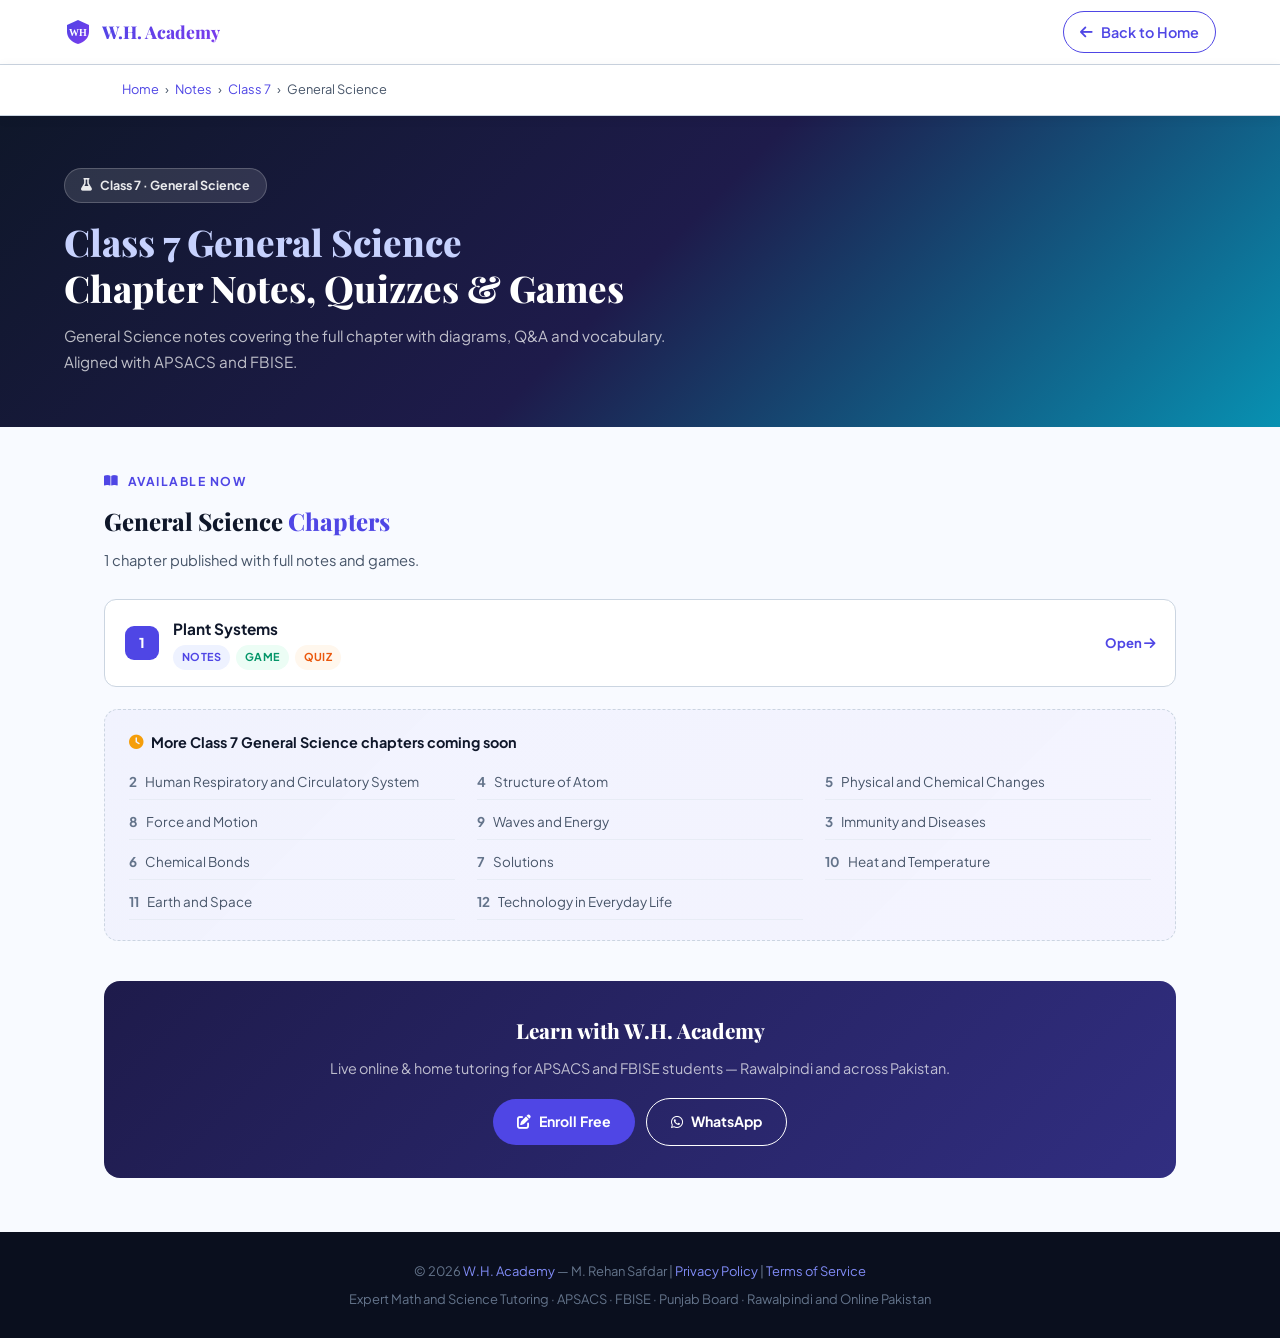
<file: notes/class-7/science/index.html>
<!DOCTYPE html><html lang="en"><head><meta charset="UTF-8">
<meta name="viewport" content="width=device-width,initial-scale=1.0">
<title>Class 7 General Science — Chapter Notes, Quizzes &amp; Games | W.H. Academy</title>
<meta name="description" content="Free Class 7 General Science chapter notes, quizzes and learning games. APSACS and FBISE aligned. By W.H. Academy.">
<meta name="robots" content="index,follow,max-image-preview:large">
<meta name="author" content="M. Rehan Safdar — W.H. Academy">
<link rel="canonical" href="https://whacademypk.com/notes/class-7/science/">
<meta property="og:title" content="Class 7 General Science — Chapter Notes, Quizzes &amp; Games | W.H. Academy">
<meta property="og:description" content="Free Class 7 General Science chapter notes, quizzes and learning games. APSACS and FBISE aligned. By W.H. Academy.">
<meta property="og:type" content="website">
<meta property="og:url" content="https://whacademypk.com/notes/class-7/science/">
<meta property="og:site_name" content="W.H. Academy">
<link rel="preconnect" href="https://fonts.googleapis.com"><link rel="preconnect" href="https://fonts.gstatic.com" crossorigin>
<link href="https://fonts.googleapis.com/css2?family=Plus+Jakarta+Sans:wght@400;500;600;700;800&family=Playfair+Display:wght@700;800&display=swap" rel="stylesheet">
<link rel="stylesheet" href="https://cdnjs.cloudflare.com/ajax/libs/font-awesome/6.5.0/css/all.min.css" referrerpolicy="no-referrer">
<script type="application/ld+json">{"@context": "https://schema.org", "@type": "BreadcrumbList", "itemListElement": [{"@type": "ListItem", "position": 1, "name": "Home", "item": "https://whacademypk.com/"}, {"@type": "ListItem", "position": 2, "name": "Notes", "item": "https://whacademypk.com/notes/"}, {"@type": "ListItem", "position": 3, "name": "Class 7", "item": "https://whacademypk.com/notes/class-7/"}, {"@type": "ListItem", "position": 4, "name": "General Science", "item": ""}]}</script>
<style>*{box-sizing:border-box;margin:0;padding:0}
:root{--primary:#4f46e5;--secondary:#7c3aed;--bg:#f8faff;--card:#fff;--border:#cbd5e1;--text-dark:#0f172a;--text-body:#334155;--text-muted:#475569;--font-body:'Plus Jakarta Sans',sans-serif;--font-display:'Playfair Display',serif;--radius:16px;--shadow:0 6px 22px rgba(15,23,42,.11)}
body{font-family:var(--font-body);background:var(--bg);color:var(--text-body);line-height:1.7}
.skip-link{position:absolute;top:-100px;left:0;background:var(--primary);color:#fff;padding:10px 20px;z-index:9999;border-radius:0 0 8px 0;font-weight:700}
.skip-link:focus{top:0}
nav{background:#fff;border-bottom:1px solid var(--border);padding:0 5%;position:sticky;top:0;z-index:100;box-shadow:0 2px 12px rgba(0,0,0,.06)}
.nav-inner{max-width:1200px;margin:0 auto;display:flex;align-items:center;justify-content:space-between;height:64px}
.nav-brand{display:flex;align-items:center;gap:10px;text-decoration:none}
.nav-brand-text{font-family:var(--font-display);font-size:1.1rem;font-weight:800;background:linear-gradient(135deg,var(--primary),var(--secondary));-webkit-background-clip:text;-webkit-text-fill-color:transparent;background-clip:text}
.nav-back{display:flex;align-items:center;gap:8px;text-decoration:none;color:var(--primary);font-weight:600;font-size:.9rem;padding:8px 16px;border:1.5px solid var(--primary);border-radius:50px;transition:all .2s}
.nav-back:hover{background:var(--primary);color:#fff}
.breadcrumb{max-width:1200px;margin:0 auto;padding:14px 5%;font-size:.8rem;color:var(--text-muted);display:flex;align-items:center;gap:6px;flex-wrap:wrap}
.breadcrumb a{color:var(--primary);text-decoration:none}.breadcrumb a:hover{text-decoration:underline}
.hero{padding:52px 5%;position:relative;overflow:hidden}
.hero-inner{max-width:1200px;margin:0 auto;position:relative;z-index:1}
.hero-badge{display:inline-flex;align-items:center;gap:8px;background:rgba(255,255,255,.12);color:rgba(255,255,255,.9);border:1px solid rgba(255,255,255,.2);border-radius:50px;padding:6px 16px;font-size:.78rem;font-weight:700;margin-bottom:16px}
.hero h1{font-family:var(--font-display);font-size:clamp(1.6rem,4vw,2.3rem);font-weight:800;color:#fff;line-height:1.25;margin-bottom:12px}
.hero h1 span{color:#c7d2fe}
.hero-sub{color:rgba(255,255,255,.72);font-size:.95rem;max-width:640px}
main{max-width:1200px;margin:0 auto;padding:44px 5%}
.section-label{display:flex;align-items:center;gap:8px;font-size:.76rem;font-weight:700;text-transform:uppercase;letter-spacing:1.5px;margin-bottom:10px;color:var(--primary)}
.section-title{font-family:var(--font-display);font-size:1.5rem;font-weight:800;color:var(--text-dark);margin-bottom:6px}
.section-title span{color:var(--primary)}
.section-sub{color:var(--text-muted);font-size:.92rem;margin-bottom:26px}
.grid{display:grid;grid-template-columns:repeat(auto-fit,minmax(260px,1fr));gap:16px;margin-bottom:20px}
.card{display:block;background:var(--card);border:1px solid var(--border);border-radius:14px;padding:22px;text-decoration:none;color:inherit;box-shadow:var(--shadow);transition:transform .2s,box-shadow .2s}
.card:hover{transform:translateY(-4px);box-shadow:0 10px 30px rgba(79,70,229,.16)}
.card-ico{width:46px;height:46px;border-radius:12px;background:linear-gradient(135deg,rgba(79,70,229,.12),rgba(124,58,237,.08));display:flex;align-items:center;justify-content:center;color:var(--primary);font-size:1.2rem;margin-bottom:14px}
.card h3{font-size:1.05rem;font-weight:700;color:var(--text-dark);margin-bottom:5px;font-family:var(--font-display)}
.card p{font-size:.85rem;color:var(--text-muted)}
.card .meta{margin-top:12px;font-size:.78rem;font-weight:700;color:var(--primary)}
.chap{display:flex;align-items:center;justify-content:space-between;gap:14px;background:var(--card);border:1px solid var(--border);border-radius:12px;padding:16px 20px;margin-bottom:10px;text-decoration:none;color:inherit;transition:box-shadow .2s,border-color .2s}
.chap:hover{box-shadow:0 6px 18px rgba(79,70,229,.12);border-color:var(--primary)}
.chap-n{width:34px;height:34px;flex-shrink:0;border-radius:9px;background:var(--primary);color:#fff;display:flex;align-items:center;justify-content:center;font-weight:800;font-size:.85rem}
.chap-body{flex:1}
.chap-body h4{font-size:.96rem;font-weight:700;color:var(--text-dark);margin-bottom:3px}
.badges{display:flex;gap:6px;flex-wrap:wrap}
.badge{font-size:.68rem;font-weight:700;padding:3px 9px;border-radius:50px;text-transform:uppercase;letter-spacing:.4px}
.b-notes{background:#eef2ff;color:#4f46e5}.b-game{background:#ecfdf5;color:#059669}.b-quiz{background:#fff7ed;color:#ea580c}
.chap-cta{color:var(--primary);font-weight:700;font-size:.82rem;white-space:nowrap}
.soon-wrap{margin-top:22px;background:linear-gradient(135deg,rgba(79,70,229,.04),rgba(124,58,237,.03));border:1px dashed var(--border);border-radius:14px;padding:20px 24px}
.soon-wrap h3{font-size:.9rem;font-weight:700;color:var(--text-dark);margin-bottom:12px;display:flex;align-items:center;gap:8px}
.soon-list{display:grid;grid-template-columns:repeat(auto-fill,minmax(240px,1fr));gap:6px 22px}
.soon-item{font-size:.84rem;color:var(--text-muted);padding:5px 0;border-bottom:1px solid rgba(226,232,240,.6);display:flex;gap:8px}
.soon-item span{color:#64748b;font-weight:700}
.enroll-box{background:linear-gradient(135deg,#1e1b4b,#312e81);border-radius:var(--radius);padding:32px;text-align:center;margin-top:40px}
.enroll-box h2{font-family:var(--font-display);font-size:1.3rem;color:#fff;font-weight:800;margin-bottom:8px}
.enroll-box p{color:rgba(255,255,255,.7);margin-bottom:18px;font-size:.9rem}
.btn{display:inline-flex;align-items:center;gap:8px;background:var(--primary);color:#fff;font-weight:700;font-size:.88rem;padding:11px 24px;border-radius:50px;text-decoration:none}
.btn-wa{background:transparent;border:1.5px solid #fff;margin-left:8px}
footer{background:#0a0f1e;padding:28px 5%;text-align:center;margin-top:10px}
footer p{color:#64748b;font-size:.81rem}footer a{color:#818cf8;text-decoration:none}
@media(max-width:600px){.hero h1{font-size:1.5rem}}</style><script type="application/ld+json">{"@context": "https://schema.org", "@type": "ItemList", "name": "Class 7 General Science Chapters", "itemListElement": [{"@type": "ListItem", "position": 1, "name": "Plant Systems", "url": "https://whacademypk.com/notes/class-7/science/plant-systems.html"}]}</script></head><body>
<a href="#main" class="skip-link">Skip to main content</a><nav aria-label="Page navigation"><div class="nav-inner">
<a href="https://whacademypk.com/" class="nav-brand" aria-label="W.H. Academy Homepage">
<svg width="28" height="28" viewBox="0 0 28 28" fill="none" role="img" aria-label="W.H. Academy logo"><path d="M14 2L3 7V14C3 19.55 7.84 24.74 14 26C20.16 24.74 25 19.55 25 14V7L14 2Z" fill="url(#sg)"/><text x="14" y="18" text-anchor="middle" font-family="serif" font-size="10" font-weight="bold" fill="white">WH</text><defs><linearGradient id="sg" x1="0" y1="0" x2="1" y2="1"><stop stop-color="#4f46e5"/><stop offset="1" stop-color="#7c3aed"/></linearGradient></defs></svg>
<span class="nav-brand-text">W.H. Academy</span></a>
<a href="https://whacademypk.com/" class="nav-back" aria-label="Back to homepage"><i class="fas fa-arrow-left" aria-hidden="true"></i> Back to Home</a>
</div></nav><nav aria-label="Breadcrumb"><div class="breadcrumb"><a href="https://whacademypk.com/">Home</a><span aria-hidden="true">›</span><a href="https://whacademypk.com/notes/">Notes</a><span aria-hidden="true">›</span><a href="https://whacademypk.com/notes/class-7/">Class 7</a><span aria-hidden="true">›</span><span aria-current="page">General Science</span></div></nav>
<header class="hero" style="background:linear-gradient(135deg,#0f172a 0%,#1e1b4b 50%,#0891b2 100%)" role="banner"><div class="hero-inner">
<div class="hero-badge"><i class="fas fa-flask"></i> Class 7 · General Science</div>
<h1><span>Class 7 General Science</span><br>Chapter Notes, Quizzes &amp; Games</h1>
<p class="hero-sub">General Science notes covering the full chapter with diagrams, Q&amp;A and vocabulary. Aligned with APSACS and FBISE.</p></div></header>
<main id="main">
<div class="section-label"><i class="fas fa-book-open"></i> Available Now</div>
<h2 class="section-title">General Science <span>Chapters</span></h2>
<p class="section-sub">1 chapter published with full notes and games.</p>
<a class="chap" href="https://whacademypk.com/notes/class-7/science/plant-systems.html">
<div class="chap-n">1</div>
<div class="chap-body"><h4>Plant Systems</h4><div class="badges"><span class="badge b-notes">Notes</span><span class="badge b-game">Game</span><span class="badge b-quiz">Quiz</span></div></div>
<span class="chap-cta">Open <i class="fas fa-arrow-right"></i></span></a><div class="soon-wrap"><h3><i class="fas fa-clock" style="color:#f59e0b"></i> More Class 7 General Science chapters coming soon</h3><div class="soon-list"><div class="soon-item"><span>2</span>Human Respiratory and Circulatory System</div><div class="soon-item"><span>4</span>Structure of Atom</div><div class="soon-item"><span>5</span>Physical and Chemical Changes</div><div class="soon-item"><span>8</span>Force and Motion</div><div class="soon-item"><span>9</span>Waves and Energy</div><div class="soon-item"><span>3</span>Immunity and Diseases</div><div class="soon-item"><span>6</span>Chemical Bonds</div><div class="soon-item"><span>7</span>Solutions</div><div class="soon-item"><span>10</span>Heat and Temperature</div><div class="soon-item"><span>11</span>Earth and Space</div><div class="soon-item"><span>12</span>Technology in Everyday Life</div></div></div><div class="enroll-box"><h2>Learn with W.H. Academy</h2>
<p>Live online &amp; home tutoring for APSACS and FBISE students — Rawalpindi and across Pakistan.</p>
<a href="https://whacademypk.com/#enroll" class="btn"><i class="fas fa-pen-to-square" aria-hidden="true"></i> Enroll Free</a>
<a href="https://wa.me/923295215703" class="btn btn-wa"><i class="fab fa-whatsapp" aria-hidden="true"></i> WhatsApp</a></div></main><footer role="contentinfo">
<p>&copy; 2026 <a href="https://whacademypk.com/">W.H. Academy</a> — M. Rehan Safdar |
<a href="https://whacademypk.com/privacy-policy.html">Privacy Policy</a> | <a href="https://whacademypk.com/terms.html">Terms of Service</a></p>
<p style="margin-top:6px">Expert Math and Science Tutoring · APSACS · FBISE · Punjab Board · Rawalpindi and Online Pakistan</p></footer></body></html>
</file>
